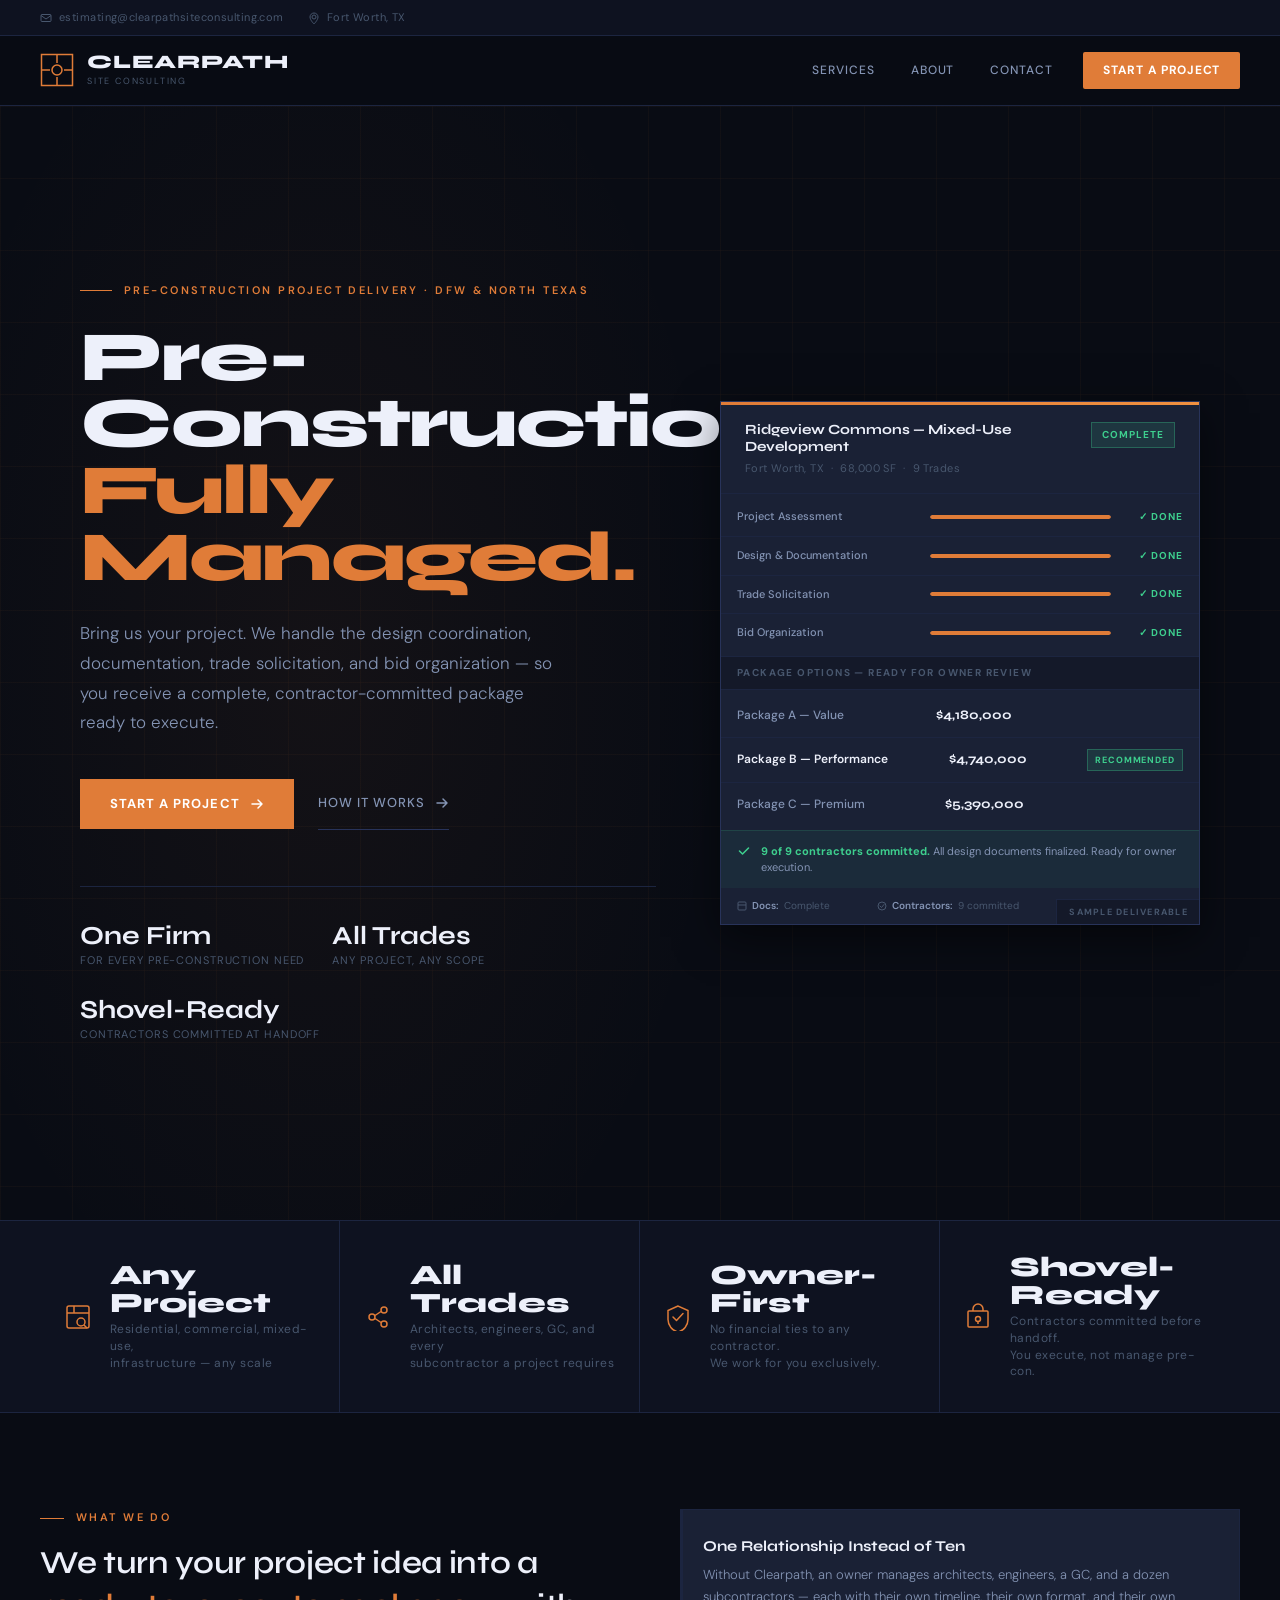
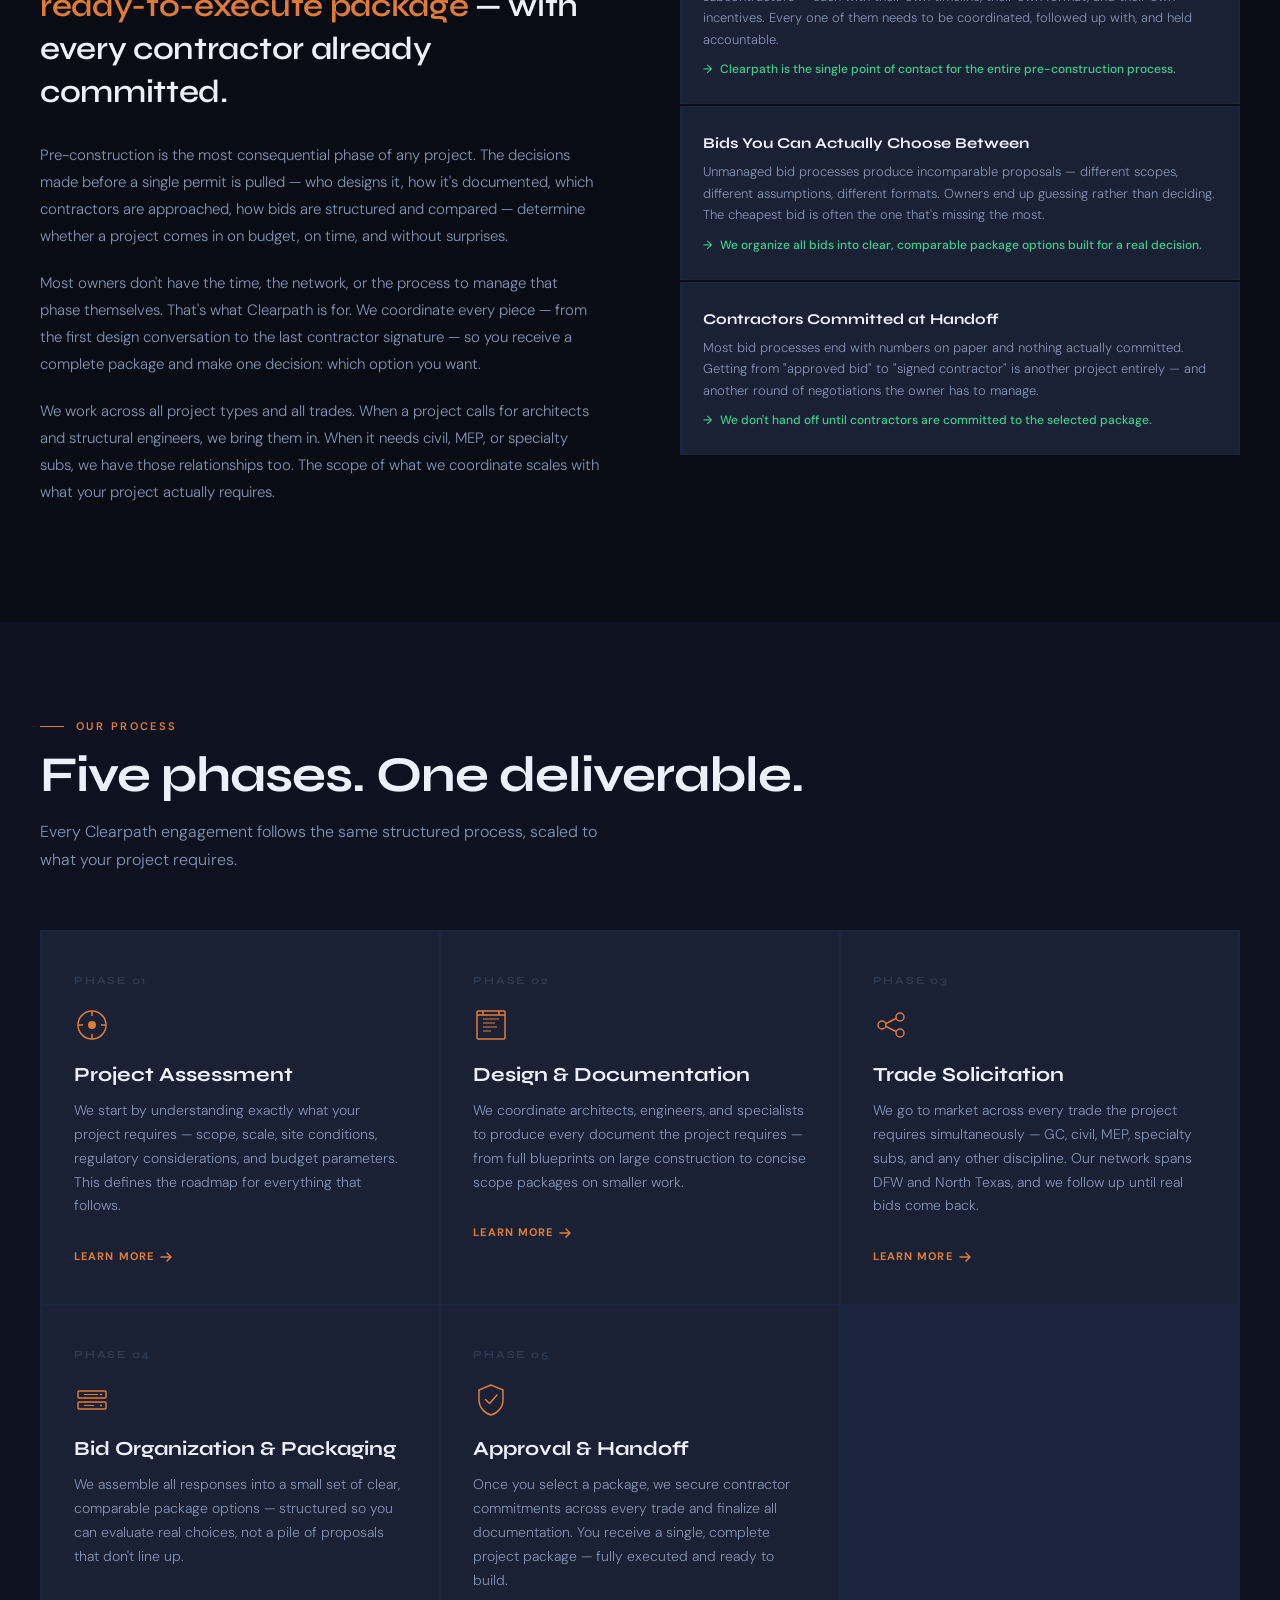
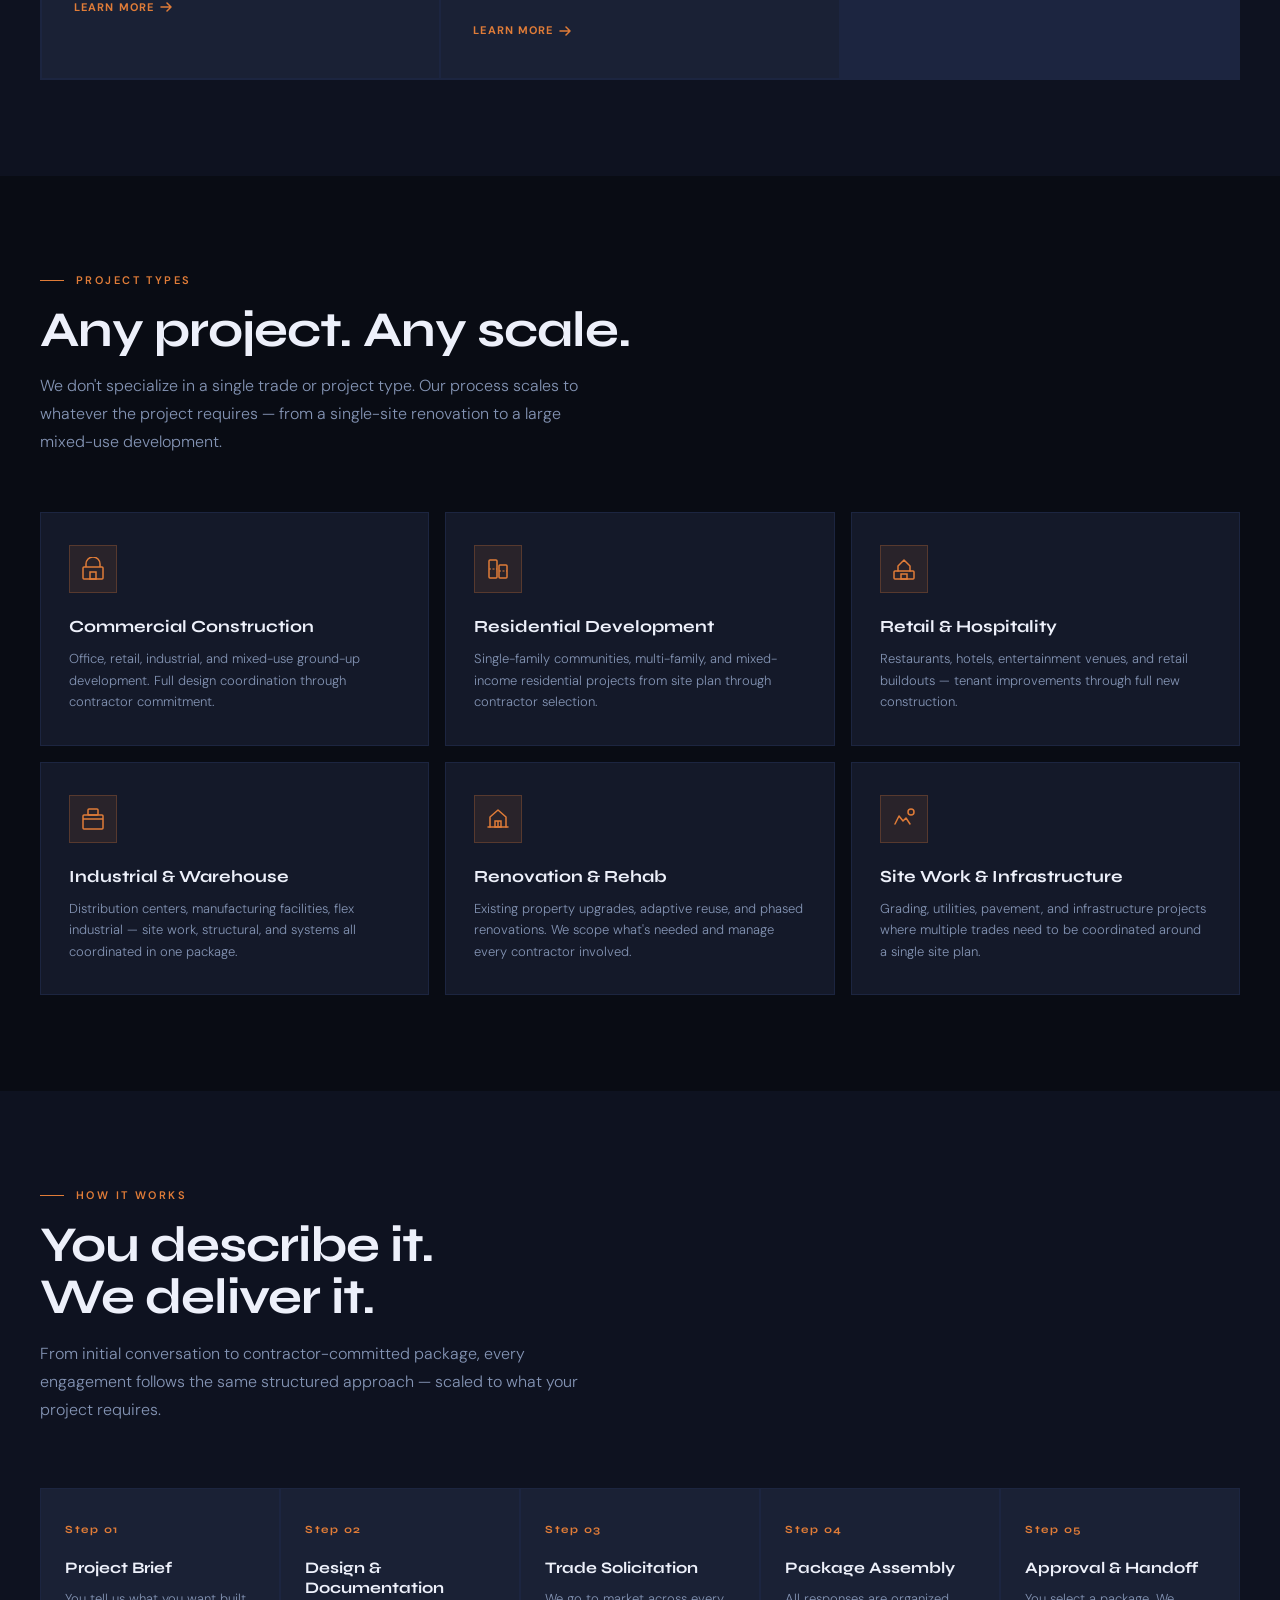
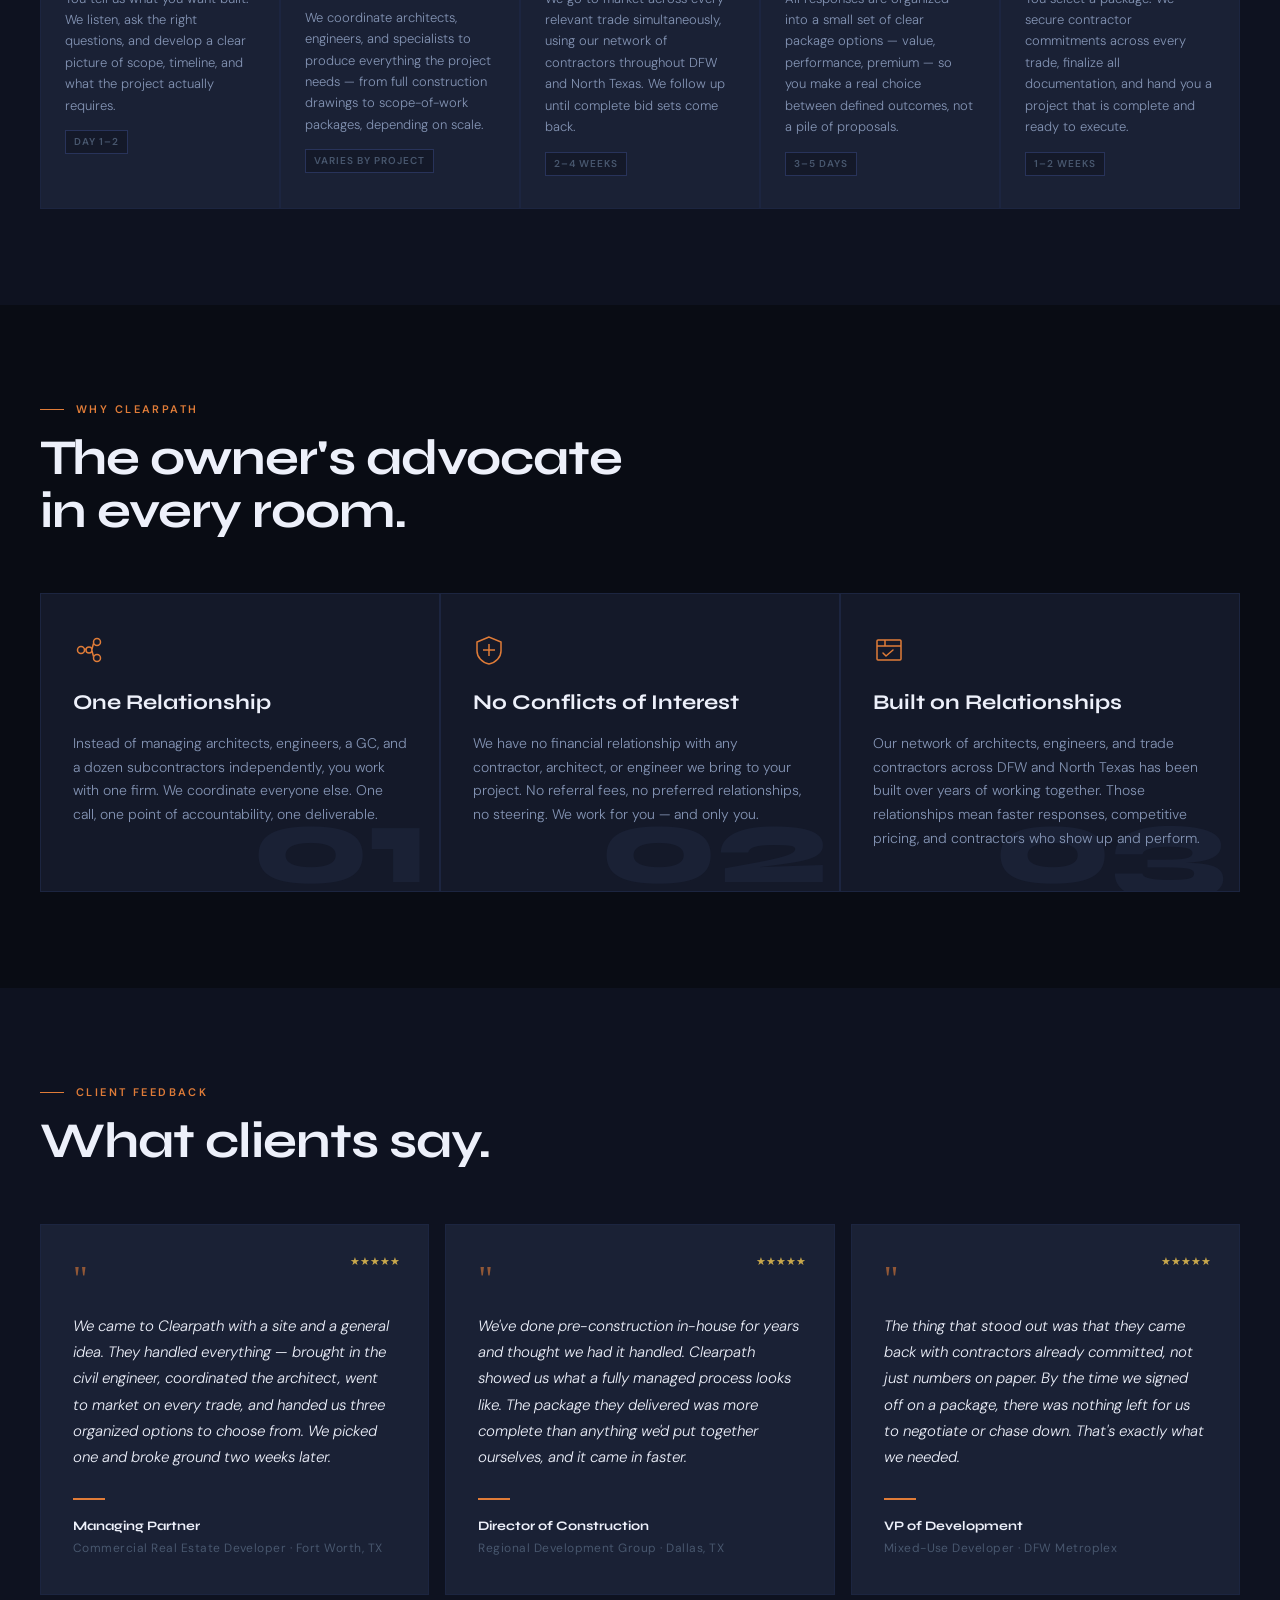
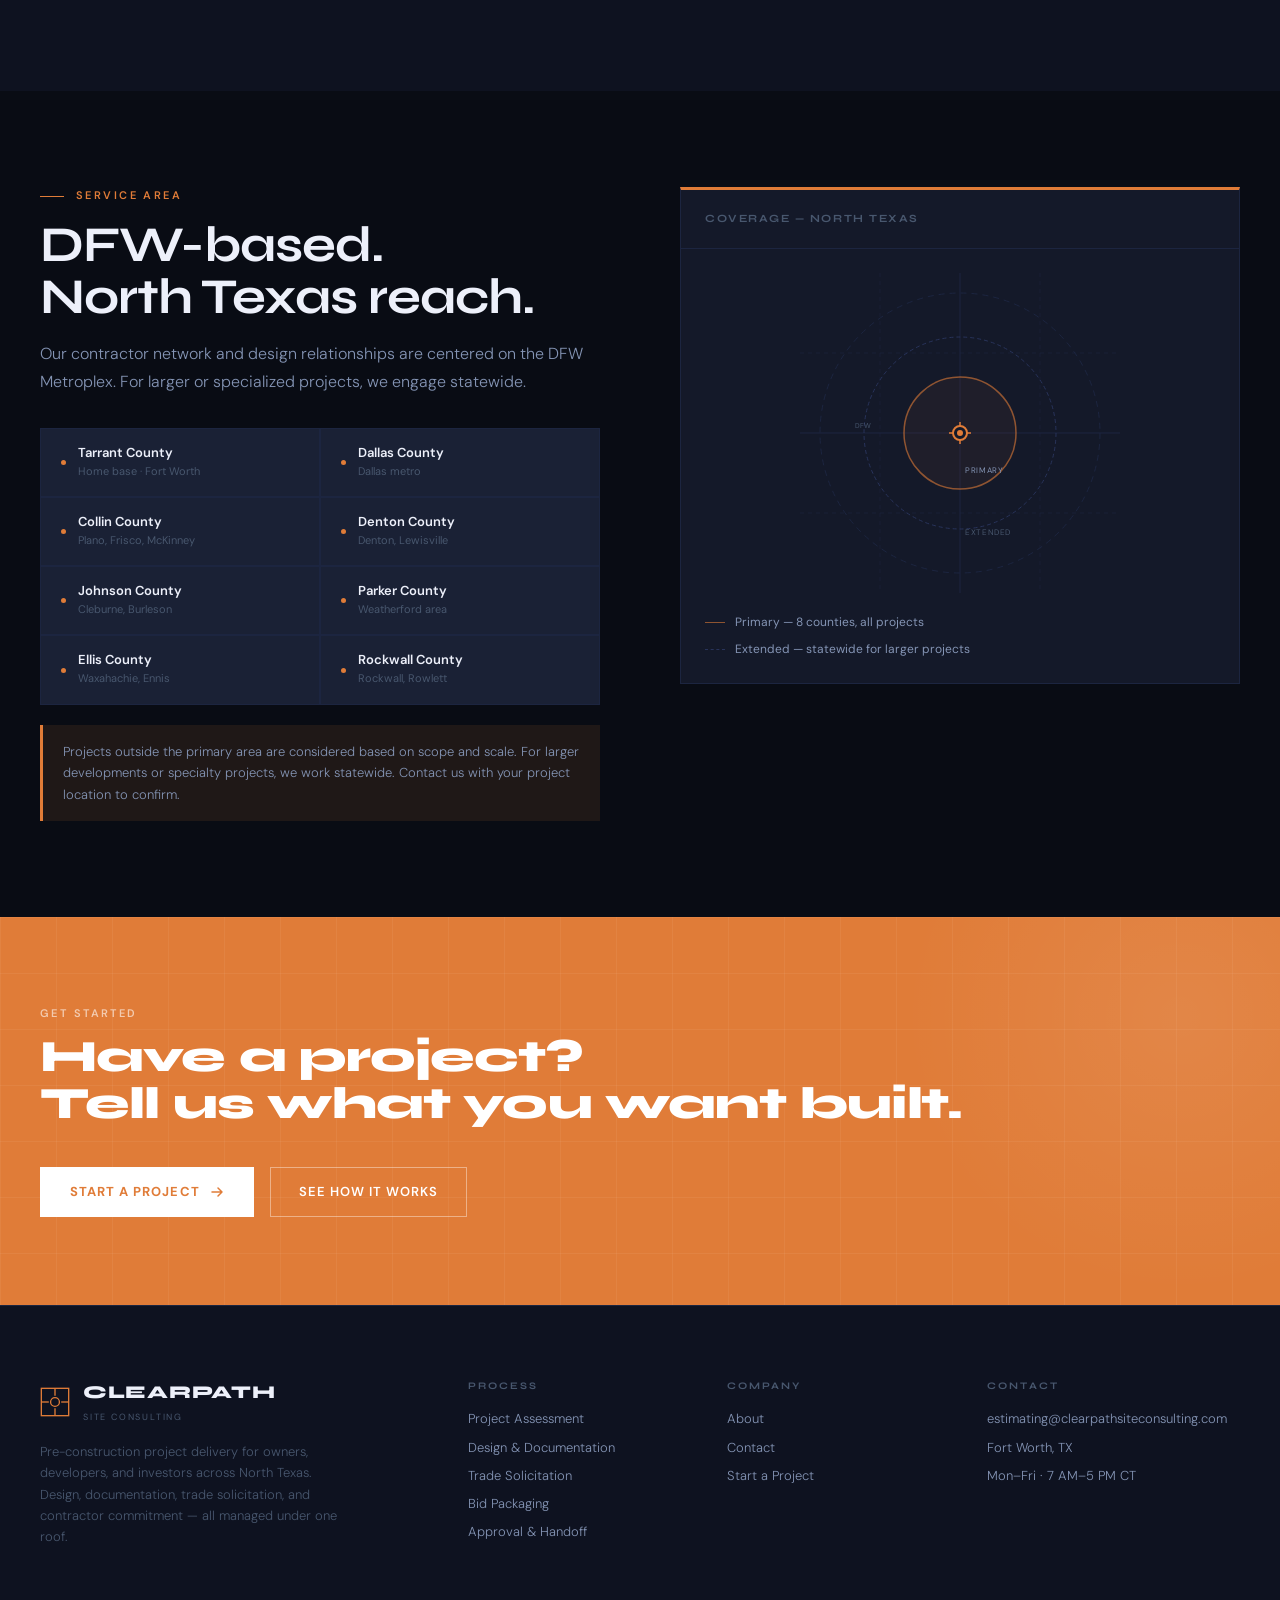
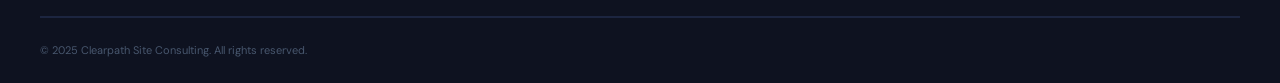
<file: index.html>
<!DOCTYPE html>
<html lang="en">
<head>
  <meta charset="UTF-8">
  <meta name="viewport" content="width=device-width, initial-scale=1.0">
  <title>Clearpath Site Consulting — Pre-Construction Project Delivery · DFW &amp; North Texas</title>
  <meta name="description" content="Clearpath manages the full pre-construction process — design coordination, documentation, trade solicitation, and bid packaging — so owners receive a ready-to-execute project with contractors already committed.">
  <meta property="og:title" content="Clearpath Site Consulting — Pre-Construction Project Delivery">
  <meta property="og:description" content="Bring us your project. We handle everything before the first shovel — design, documentation, every trade, organized package options, and contractor commitments.">
  <meta property="og:type" content="website">
  <link rel="icon" href="./favicon.svg" type="image/svg+xml">
  <link rel="preconnect" href="https://fonts.googleapis.com">
  <link rel="preconnect" href="https://fonts.gstatic.com" crossorigin>
  <link href="https://fonts.googleapis.com/css2?family=Syne:wght@400;500;600;700;800&family=DM+Sans:ital,opsz,wght@0,9..40,300;0,9..40,400;0,9..40,500;0,9..40,600;1,9..40,300&display=swap" rel="stylesheet">
  <link rel="stylesheet" href="./css/styles.css">
</head>
<body>

<!-- TOP BAR -->
<div class="topbar">
  <div class="topbar-inner">
    <div class="topbar-left">
      <a href="mailto:estimating@clearpathsiteconsulting.com" class="topbar-item">
        <svg width="12" height="12" viewBox="0 0 12 12" fill="none"><rect x="1" y="2.5" width="10" height="7" rx="1" stroke="currentColor" stroke-width="1"/><path d="M1 3.5l5 3.5 5-3.5" stroke="currentColor" stroke-width="1"/></svg>
        estimating@clearpathsiteconsulting.com
      </a>
      <span class="topbar-item">
        <svg width="12" height="12" viewBox="0 0 12 12" fill="none"><circle cx="6" cy="5" r="2" stroke="currentColor" stroke-width="1"/><path d="M6 1C3.8 1 2 2.8 2 5c0 3 4 7 4 7s4-4 4-7c0-2.2-1.8-4-4-4z" stroke="currentColor" stroke-width="1"/></svg>
        Fort Worth, TX
      </span>
    </div>
  </div>
</div>
</div>

<!-- NAV -->
<nav class="nav" id="nav">
  <div class="nav-inner">
    <a href="./" class="nav-logo">
      <svg class="nav-logo-mark" viewBox="0 0 34 34" fill="none">
        <rect x="1.5" y="1.5" width="31" height="31" stroke="#e07c38" stroke-width="1.5"/>
        <line x1="17" y1="1.5"  x2="17" y2="10"   stroke="#e07c38" stroke-width="1.5"/>
        <line x1="17" y1="24"   x2="17" y2="32.5"  stroke="#e07c38" stroke-width="1.5"/>
        <line x1="1.5" y1="17"  x2="10"  y2="17"   stroke="#e07c38" stroke-width="1.5"/>
        <line x1="24"  y1="17"  x2="32.5" y2="17"  stroke="#e07c38" stroke-width="1.5"/>
        <circle cx="17" cy="17" r="5" stroke="#e07c38" stroke-width="1.5"/>
      </svg>
      <div>
        <div class="nav-logo-name">Clearpath</div>
        <div class="nav-logo-sub">Site Consulting</div>
      </div>
    </a>
    <div class="nav-links">
      <a href="./services.html">Services</a>
      <a href="./about.html">About</a>
      <a href="./contact.html">Contact</a>
      <a href="./contact.html" class="btn-nav">Start a Project</a>
    </div>
    <button class="hamburger" id="hamburger" aria-label="Open menu" aria-expanded="false">
      <span></span><span></span><span></span>
    </button>
  </div>
</nav>
<div class="nav-drawer" id="nav-drawer">
  <a href="./services.html">Services</a>
  <a href="./about.html">About</a>
  <a href="./contact.html">Contact</a>
  <a href="./contact.html" class="cta-drawer">Start a Project →</a>
</div>

<!-- HERO -->
<section class="hero">

  <!-- Left -->
  <div class="hero-left">
    <div class="hero-eyebrow">Pre-Construction Project Delivery · DFW &amp; North Texas</div>

    <h1 class="hero-title">
      Pre-Construction,
      <em>Fully Managed.</em>
    </h1>

    <p class="hero-body">
      Bring us your project. We handle the design coordination, documentation, trade solicitation,
      and bid organization — so you receive a complete, contractor-committed package
      ready to execute.
    </p>

    <div class="hero-actions">
      <a href="./contact.html" class="btn-primary">
        Start a Project
        <svg width="14" height="14" viewBox="0 0 14 14" fill="none"><path d="M2 7h10M8 3l4 4-4 4" stroke="currentColor" stroke-width="1.5" stroke-linecap="round" stroke-linejoin="round"/></svg>
      </a>
      <a href="./services.html" class="btn-secondary">
        How It Works
        <svg class="arrow" width="14" height="14" viewBox="0 0 14 14" fill="none"><path d="M2 7h10M8 3l4 4-4 4" stroke="currentColor" stroke-width="1.5" stroke-linecap="round" stroke-linejoin="round"/></svg>
      </a>
    </div>

    <div class="hero-proof">
      <div class="hero-proof-item">
        <div class="hero-proof-val">One Firm</div>
        <div class="hero-proof-label">For every pre-construction need</div>
      </div>
      <div class="hero-proof-item">
        <div class="hero-proof-val">All Trades</div>
        <div class="hero-proof-label">Any project, any scope</div>
      </div>
      <div class="hero-proof-item">
        <div class="hero-proof-val">Shovel-Ready</div>
        <div class="hero-proof-label">Contractors committed at handoff</div>
      </div>
    </div>
  </div>

  <!-- Right: Project Status Demo Panel -->
  <div class="hero-right">
    <div class="demo-panel">
      <div class="demo-panel-header">
        <div>
          <div class="demo-panel-project">Ridgeview Commons — Mixed-Use Development</div>
          <div class="demo-panel-meta">Fort Worth, TX &nbsp;·&nbsp; 68,000 SF &nbsp;·&nbsp; 9 Trades</div>
        </div>
        <div class="demo-status-badge">Complete</div>
      </div>

      <!-- Phase progress -->
      <div style="padding: 4px 0;">
        <div class="demo-phase-row">
          <div class="demo-phase-label">Project Assessment</div>
          <div class="demo-phase-bar"><div class="demo-phase-fill" style="width:100%"></div></div>
          <div class="demo-phase-status">✓ Done</div>
        </div>
        <div class="demo-phase-row">
          <div class="demo-phase-label">Design &amp; Documentation</div>
          <div class="demo-phase-bar"><div class="demo-phase-fill" style="width:100%"></div></div>
          <div class="demo-phase-status">✓ Done</div>
        </div>
        <div class="demo-phase-row">
          <div class="demo-phase-label">Trade Solicitation</div>
          <div class="demo-phase-bar"><div class="demo-phase-fill" style="width:100%"></div></div>
          <div class="demo-phase-status">✓ Done</div>
        </div>
        <div class="demo-phase-row">
          <div class="demo-phase-label">Bid Organization</div>
          <div class="demo-phase-bar"><div class="demo-phase-fill" style="width:100%"></div></div>
          <div class="demo-phase-status">✓ Done</div>
        </div>
      </div>

      <div class="demo-divider">Package Options — Ready for Owner Review</div>

      <div style="padding: 4px 0;">
        <div class="demo-package-row">
          <div class="demo-package-name">Package A — Value</div>
          <div class="demo-package-amt">$4,180,000</div>
          <div style="width:80px"></div>
        </div>
        <div class="demo-package-row">
          <div class="demo-package-name recommended">Package B — Performance</div>
          <div class="demo-package-amt">$4,740,000</div>
          <div class="demo-recommended-tag">Recommended</div>
        </div>
        <div class="demo-package-row">
          <div class="demo-package-name">Package C — Premium</div>
          <div class="demo-package-amt">$5,390,000</div>
          <div style="width:80px"></div>
        </div>
      </div>

      <div class="demo-recommend">
        <span class="demo-recommend-icon">
          <svg width="14" height="14" viewBox="0 0 14 14" fill="none"><path d="M2.5 7l3 3 6-6" stroke="currentColor" stroke-width="1.5" stroke-linecap="round" stroke-linejoin="round"/></svg>
        </span>
        <span><strong>9 of 9 contractors committed.</strong> All design documents finalized. Ready for owner execution.</span>
      </div>

      <div class="demo-footer-row">
        <div class="demo-footer-item">
          <svg width="10" height="10" viewBox="0 0 10 10" fill="none"><rect x="1" y="1" width="8" height="8" rx="1" stroke="currentColor" stroke-width="1"/><line x1="1" y1="4" x2="9" y2="4" stroke="currentColor" stroke-width="1"/></svg>
          <strong>Docs:</strong> Complete
        </div>
        <div class="demo-footer-item">
          <svg width="10" height="10" viewBox="0 0 10 10" fill="none"><circle cx="5" cy="5" r="4" stroke="currentColor" stroke-width="1"/><path d="M3 5l1.5 1.5 2.5-3" stroke="currentColor" stroke-width="1" stroke-linecap="round"/></svg>
          <strong>Contractors:</strong> 9 committed
        </div>
        <div class="demo-footer-item">
          <svg width="10" height="10" viewBox="0 0 10 10" fill="none"><path d="M5 1l1.5 3h3l-2.5 2 1 3L5 7.5 2 9l1-3L.5 4h3z" stroke="currentColor" stroke-width="1"/></svg>
          <strong>Status:</strong> Shovel-ready
        </div>
      </div>

      <div class="demo-label">Sample deliverable</div>
    </div>
  </div>

</section>

<!-- STATS STRIP -->
<div class="stats-strip">
  <div class="stats-strip-inner">

    <div class="stat-item reveal">
      <div class="stat-icon">
        <svg width="28" height="28" viewBox="0 0 28 28" fill="none"><rect x="3" y="3" width="22" height="22" rx="2" stroke="currentColor" stroke-width="1.5"/><line x1="3" y1="10" x2="25" y2="10" stroke="currentColor" stroke-width="1.5"/><line x1="10" y1="3" x2="10" y2="10" stroke="currentColor" stroke-width="1.5"/><circle cx="17" cy="19" r="4" stroke="currentColor" stroke-width="1.5"/><line x1="20" y1="22" x2="23" y2="25" stroke="currentColor" stroke-width="1.5"/></svg>
      </div>
      <div class="stat-content">
        <div class="stat-val">Any Project</div>
        <div class="stat-desc">Residential, commercial, mixed-use,<br>infrastructure — any scale</div>
      </div>
    </div>

    <div class="stat-item reveal reveal-delay-1">
      <div class="stat-icon">
        <svg width="28" height="28" viewBox="0 0 28 28" fill="none"><circle cx="8" cy="14" r="3" stroke="currentColor" stroke-width="1.5"/><circle cx="20" cy="7" r="3" stroke="currentColor" stroke-width="1.5"/><circle cx="20" cy="21" r="3" stroke="currentColor" stroke-width="1.5"/><line x1="11" y1="12.5" x2="17" y2="8.5" stroke="currentColor" stroke-width="1.5"/><line x1="11" y1="15.5" x2="17" y2="19.5" stroke="currentColor" stroke-width="1.5"/></svg>
      </div>
      <div class="stat-content">
        <div class="stat-val">All Trades</div>
        <div class="stat-desc">Architects, engineers, GC, and every<br>subcontractor a project requires</div>
      </div>
    </div>

    <div class="stat-item reveal reveal-delay-2">
      <div class="stat-icon">
        <svg width="28" height="28" viewBox="0 0 28 28" fill="none"><path d="M14 3L4 7.5v9c0 5.8 4.3 11.2 10 12.5 5.7-1.3 10-6.7 10-12.5v-9L14 3z" stroke="currentColor" stroke-width="1.5"/><path d="M9 14l3.5 3.5 6.5-7" stroke="currentColor" stroke-width="1.5" stroke-linecap="round" stroke-linejoin="round"/></svg>
      </div>
      <div class="stat-content">
        <div class="stat-val">Owner-First</div>
        <div class="stat-desc">No financial ties to any contractor.<br>We work for you exclusively.</div>
      </div>
    </div>

    <div class="stat-item reveal reveal-delay-3">
      <div class="stat-icon">
        <svg width="28" height="28" viewBox="0 0 28 28" fill="none"><rect x="4" y="8" width="20" height="16" rx="1" stroke="currentColor" stroke-width="1.5"/><path d="M9 8V6a5 5 0 0110 0v2" stroke="currentColor" stroke-width="1.5"/><circle cx="14" cy="16" r="2.5" stroke="currentColor" stroke-width="1.5"/><line x1="14" y1="18.5" x2="14" y2="21" stroke="currentColor" stroke-width="1.5"/></svg>
      </div>
      <div class="stat-content">
        <div class="stat-val">Shovel-Ready</div>
        <div class="stat-desc">Contractors committed before handoff.<br>You execute, not manage pre-con.</div>
      </div>
    </div>

  </div>
</div>

<!-- WHAT WE DO -->
<section class="problem-section">
  <div class="section-inner">
    <div class="problem-layout">

      <div>
        <div class="eyebrow reveal">What We Do</div>
        <p class="problem-statement reveal reveal-delay-1">
          We turn your project idea into a <em>ready-to-execute package</em> — with every contractor already committed.
        </p>
        <p class="problem-body reveal reveal-delay-2">
          Pre-construction is the most consequential phase of any project. The decisions made
          before a single permit is pulled — who designs it, how it's documented, which
          contractors are approached, how bids are structured and compared — determine
          whether a project comes in on budget, on time, and without surprises.
        </p>
        <p class="problem-body reveal reveal-delay-2">
          Most owners don't have the time, the network, or the process to manage that phase
          themselves. That's what Clearpath is for. We coordinate every piece —
          from the first design conversation to the last contractor signature — so you
          receive a complete package and make one decision: which option you want.
        </p>
        <p class="problem-body reveal reveal-delay-3">
          We work across all project types and all trades. When a project calls for
          architects and structural engineers, we bring them in. When it needs civil,
          MEP, or specialty subs, we have those relationships too. The scope of what
          we coordinate scales with what your project actually requires.
        </p>
      </div>

      <div class="problem-cards reveal reveal-delay-1">
        <div class="problem-card">
          <div class="problem-card-title">One Relationship Instead of Ten</div>
          <div class="problem-card-body">
            Without Clearpath, an owner manages architects, engineers, a GC, and a dozen
            subcontractors — each with their own timeline, their own format, and their
            own incentives. Every one of them needs to be coordinated, followed up with,
            and held accountable.
          </div>
          <div class="problem-fix">Clearpath is the single point of contact for the entire pre-construction process.</div>
        </div>
        <div class="problem-card">
          <div class="problem-card-title">Bids You Can Actually Choose Between</div>
          <div class="problem-card-body">
            Unmanaged bid processes produce incomparable proposals — different scopes,
            different assumptions, different formats. Owners end up guessing rather than
            deciding. The cheapest bid is often the one that's missing the most.
          </div>
          <div class="problem-fix">We organize all bids into clear, comparable package options built for a real decision.</div>
        </div>
        <div class="problem-card">
          <div class="problem-card-title">Contractors Committed at Handoff</div>
          <div class="problem-card-body">
            Most bid processes end with numbers on paper and nothing actually committed.
            Getting from "approved bid" to "signed contractor" is another project
            entirely — and another round of negotiations the owner has to manage.
          </div>
          <div class="problem-fix">We don't hand off until contractors are committed to the selected package.</div>
        </div>
      </div>

    </div>
  </div>
</section>

<!-- SERVICES OVERVIEW -->
<section class="services-section">
  <div class="section-inner">
    <div class="section-header">
      <div class="eyebrow reveal">Our Process</div>
      <h2 class="section-title reveal reveal-delay-1">Five phases. One deliverable.</h2>
      <p class="section-body reveal reveal-delay-2">
        Every Clearpath engagement follows the same structured process, scaled to what your project requires.
      </p>
    </div>

    <div class="services-grid">

      <div class="service-card reveal">
        <div class="service-num">Phase 01</div>
        <div class="service-icon">
          <svg width="36" height="36" viewBox="0 0 36 36" fill="none">
            <circle cx="18" cy="18" r="14" stroke="currentColor" stroke-width="1.5"/>
            <line x1="18" y1="4"  x2="18" y2="9"  stroke="currentColor" stroke-width="1.5"/>
            <line x1="18" y1="27" x2="18" y2="32" stroke="currentColor" stroke-width="1.5"/>
            <line x1="4"  y1="18" x2="9"  y2="18" stroke="currentColor" stroke-width="1.5"/>
            <line x1="27" y1="18" x2="32" y2="18" stroke="currentColor" stroke-width="1.5"/>
            <circle cx="18" cy="18" r="4" fill="currentColor"/>
          </svg>
        </div>
        <div class="service-title">Project Assessment</div>
        <div class="service-body">
          We start by understanding exactly what your project requires — scope, scale, site conditions,
          regulatory considerations, and budget parameters. This defines the roadmap for everything that follows.
        </div>
        <a href="./services.html#assessment" class="service-link">
          Learn more
          <svg width="12" height="12" viewBox="0 0 12 12" fill="none"><path d="M1 6h10M7 2l4 4-4 4" stroke="currentColor" stroke-width="1.5" stroke-linecap="round" stroke-linejoin="round"/></svg>
        </a>
      </div>

      <div class="service-card reveal reveal-delay-1">
        <div class="service-num">Phase 02</div>
        <div class="service-icon">
          <svg width="36" height="36" viewBox="0 0 36 36" fill="none">
            <rect x="4" y="4" width="28" height="28" rx="1" stroke="currentColor" stroke-width="1.5"/>
            <line x1="10" y1="12" x2="26" y2="12" stroke="currentColor" stroke-width="1"/>
            <line x1="10" y1="16" x2="22" y2="16" stroke="currentColor" stroke-width="1"/>
            <line x1="10" y1="20" x2="24" y2="20" stroke="currentColor" stroke-width="1"/>
            <line x1="10" y1="24" x2="18" y2="24" stroke="currentColor" stroke-width="1"/>
            <line x1="4" y1="8" x2="32" y2="8" stroke="currentColor" stroke-width="1.5"/>
            <line x1="10" y1="4" x2="10" y2="8" stroke="currentColor" stroke-width="1.5"/>
            <line x1="26" y1="4" x2="26" y2="8" stroke="currentColor" stroke-width="1.5"/>
          </svg>
        </div>
        <div class="service-title">Design &amp; Documentation</div>
        <div class="service-body">
          We coordinate architects, engineers, and specialists to produce every document the project requires —
          from full blueprints on large construction to concise scope packages on smaller work.
        </div>
        <a href="./services.html#design" class="service-link">
          Learn more
          <svg width="12" height="12" viewBox="0 0 12 12" fill="none"><path d="M1 6h10M7 2l4 4-4 4" stroke="currentColor" stroke-width="1.5" stroke-linecap="round" stroke-linejoin="round"/></svg>
        </a>
      </div>

      <div class="service-card reveal reveal-delay-2">
        <div class="service-num">Phase 03</div>
        <div class="service-icon">
          <svg width="36" height="36" viewBox="0 0 36 36" fill="none">
            <circle cx="9"  cy="18" r="4" stroke="currentColor" stroke-width="1.5"/>
            <circle cx="27" cy="10" r="4" stroke="currentColor" stroke-width="1.5"/>
            <circle cx="27" cy="26" r="4" stroke="currentColor" stroke-width="1.5"/>
            <line x1="13" y1="16.5" x2="23" y2="11.5" stroke="currentColor" stroke-width="1.5"/>
            <line x1="13" y1="19.5" x2="23" y2="24.5" stroke="currentColor" stroke-width="1.5"/>
          </svg>
        </div>
        <div class="service-title">Trade Solicitation</div>
        <div class="service-body">
          We go to market across every trade the project requires simultaneously — GC, civil, MEP,
          specialty subs, and any other discipline. Our network spans DFW and North Texas,
          and we follow up until real bids come back.
        </div>
        <a href="./services.html#solicitation" class="service-link">
          Learn more
          <svg width="12" height="12" viewBox="0 0 12 12" fill="none"><path d="M1 6h10M7 2l4 4-4 4" stroke="currentColor" stroke-width="1.5" stroke-linecap="round" stroke-linejoin="round"/></svg>
        </a>
      </div>

      <div class="service-card reveal reveal-delay-1">
        <div class="service-num">Phase 04</div>
        <div class="service-icon">
          <svg width="36" height="36" viewBox="0 0 36 36" fill="none">
            <rect x="4"  y="10" width="28" height="7" rx="1" stroke="currentColor" stroke-width="1.5"/>
            <rect x="4"  y="21" width="28" height="7" rx="1" stroke="currentColor" stroke-width="1.5"/>
            <line x1="10" y1="13.5" x2="24" y2="13.5" stroke="currentColor" stroke-width="1"/>
            <line x1="10" y1="24.5" x2="20" y2="24.5" stroke="currentColor" stroke-width="1"/>
            <line x1="26" y1="13.5" x2="28" y2="13.5" stroke="currentColor" stroke-width="1.5"/>
            <line x1="26" y1="24.5" x2="28" y2="24.5" stroke="currentColor" stroke-width="1.5"/>
          </svg>
        </div>
        <div class="service-title">Bid Organization &amp; Packaging</div>
        <div class="service-body">
          We assemble all responses into a small set of clear, comparable package options —
          structured so you can evaluate real choices, not a pile of proposals
          that don't line up.
        </div>
        <a href="./services.html#packaging" class="service-link">
          Learn more
          <svg width="12" height="12" viewBox="0 0 12 12" fill="none"><path d="M1 6h10M7 2l4 4-4 4" stroke="currentColor" stroke-width="1.5" stroke-linecap="round" stroke-linejoin="round"/></svg>
        </a>
      </div>

      <div class="service-card reveal reveal-delay-2">
        <div class="service-num">Phase 05</div>
        <div class="service-icon">
          <svg width="36" height="36" viewBox="0 0 36 36" fill="none">
            <path d="M18 4L6 9v10c0 7 5.4 13.3 12 15 6.6-1.7 12-8 12-15V9L18 4z" stroke="currentColor" stroke-width="1.5"/>
            <path d="M12.5 18.5l4 4 7.5-8.5" stroke="currentColor" stroke-width="1.5" stroke-linecap="round" stroke-linejoin="round"/>
          </svg>
        </div>
        <div class="service-title">Approval &amp; Handoff</div>
        <div class="service-body">
          Once you select a package, we secure contractor commitments across every trade
          and finalize all documentation. You receive a single, complete project package —
          fully executed and ready to build.
        </div>
        <a href="./services.html#handoff" class="service-link">
          Learn more
          <svg width="12" height="12" viewBox="0 0 12 12" fill="none"><path d="M1 6h10M7 2l4 4-4 4" stroke="currentColor" stroke-width="1.5" stroke-linecap="round" stroke-linejoin="round"/></svg>
        </a>
      </div>

    </div>
  </div>
</section>

<!-- PROJECT TYPES -->
<section class="project-types-section">
  <div class="section-inner">
    <div class="section-header">
      <div class="eyebrow reveal">Project Types</div>
      <h2 class="section-title reveal reveal-delay-1">Any project. Any scale.</h2>
      <p class="section-body reveal reveal-delay-2">
        We don't specialize in a single trade or project type. Our process scales to
        whatever the project requires — from a single-site renovation to a large
        mixed-use development.
      </p>
    </div>

    <div class="project-types-grid">

      <div class="project-type-card reveal">
        <div class="pt-icon">
          <svg width="24" height="24" viewBox="0 0 24 24" fill="none">
            <rect x="2" y="10" width="20" height="12" rx="1" stroke="currentColor" stroke-width="1.5"/>
            <path d="M5 10V7a7 7 0 0114 0v3" stroke="currentColor" stroke-width="1.5"/>
            <rect x="9" y="15" width="6" height="7" stroke="currentColor" stroke-width="1.5"/>
          </svg>
        </div>
        <div class="pt-title">Commercial Construction</div>
        <div class="pt-body">Office, retail, industrial, and mixed-use ground-up development. Full design coordination through contractor commitment.</div>
      </div>

      <div class="project-type-card reveal reveal-delay-1">
        <div class="pt-icon">
          <svg width="24" height="24" viewBox="0 0 24 24" fill="none">
            <rect x="3" y="3" width="8" height="18" rx="1" stroke="currentColor" stroke-width="1.5"/>
            <rect x="13" y="8" width="8" height="13" rx="1" stroke="currentColor" stroke-width="1.5"/>
            <line x1="3" y1="12" x2="11" y2="12" stroke="currentColor" stroke-width="1" stroke-dasharray="2 1.5"/>
            <line x1="13" y1="14" x2="21" y2="14" stroke="currentColor" stroke-width="1" stroke-dasharray="2 1.5"/>
          </svg>
        </div>
        <div class="pt-title">Residential Development</div>
        <div class="pt-body">Single-family communities, multi-family, and mixed-income residential projects from site plan through contractor selection.</div>
      </div>

      <div class="project-type-card reveal reveal-delay-2">
        <div class="pt-icon">
          <svg width="24" height="24" viewBox="0 0 24 24" fill="none">
            <rect x="2" y="14" width="20" height="8" rx="1" stroke="currentColor" stroke-width="1.5"/>
            <path d="M6 14V9l6-6 6 6v5" stroke="currentColor" stroke-width="1.5" stroke-linecap="round" stroke-linejoin="round"/>
            <rect x="9" y="17" width="6" height="5" stroke="currentColor" stroke-width="1.5"/>
          </svg>
        </div>
        <div class="pt-title">Retail &amp; Hospitality</div>
        <div class="pt-body">Restaurants, hotels, entertainment venues, and retail buildouts — tenant improvements through full new construction.</div>
      </div>

      <div class="project-type-card reveal reveal-delay-1">
        <div class="pt-icon">
          <svg width="24" height="24" viewBox="0 0 24 24" fill="none">
            <rect x="2" y="8" width="20" height="14" rx="1" stroke="currentColor" stroke-width="1.5"/>
            <line x1="2"  y1="12" x2="22" y2="12" stroke="currentColor" stroke-width="1.5"/>
            <rect x="7" y="2" width="10" height="6" rx="1" stroke="currentColor" stroke-width="1.5"/>
          </svg>
        </div>
        <div class="pt-title">Industrial &amp; Warehouse</div>
        <div class="pt-body">Distribution centers, manufacturing facilities, flex industrial — site work, structural, and systems all coordinated in one package.</div>
      </div>

      <div class="project-type-card reveal reveal-delay-2">
        <div class="pt-icon">
          <svg width="24" height="24" viewBox="0 0 24 24" fill="none">
            <path d="M2 20h20" stroke="currentColor" stroke-width="1.5" stroke-linecap="round"/>
            <path d="M4 20V10l8-7 8 7v10" stroke="currentColor" stroke-width="1.5" stroke-linecap="round" stroke-linejoin="round"/>
            <rect x="9" y="14" width="6" height="6" stroke="currentColor" stroke-width="1.5"/>
            <line x1="12" y1="14" x2="12" y2="20" stroke="currentColor" stroke-width="1.5"/>
          </svg>
        </div>
        <div class="pt-title">Renovation &amp; Rehab</div>
        <div class="pt-body">Existing property upgrades, adaptive reuse, and phased renovations. We scope what's needed and manage every contractor involved.</div>
      </div>

      <div class="project-type-card reveal reveal-delay-3">
        <div class="pt-icon">
          <svg width="24" height="24" viewBox="0 0 24 24" fill="none">
            <path d="M3 17l4-8 4 5 3-3 4 6" stroke="currentColor" stroke-width="1.5" stroke-linecap="round" stroke-linejoin="round"/>
            <circle cx="19" cy="5" r="3" stroke="currentColor" stroke-width="1.5"/>
          </svg>
        </div>
        <div class="pt-title">Site Work &amp; Infrastructure</div>
        <div class="pt-body">Grading, utilities, pavement, and infrastructure projects where multiple trades need to be coordinated around a single site plan.</div>
      </div>

    </div>
  </div>
</section>

<!-- PROCESS TIMELINE -->
<section class="process-section">
  <div class="section-inner">
    <div class="section-header">
      <div class="eyebrow reveal">How It Works</div>
      <h2 class="section-title reveal reveal-delay-1">You describe it.<br>We deliver it.</h2>
      <p class="section-body reveal reveal-delay-2">
        From initial conversation to contractor-committed package, every engagement
        follows the same structured approach — scaled to what your project requires.
      </p>
    </div>

    <div class="process-steps">

      <div class="process-step reveal">
        <div class="step-num">Step 01</div>
        <div class="step-title">Project Brief</div>
        <div class="step-body">You tell us what you want built. We listen, ask the right questions, and develop a clear picture of scope, timeline, and what the project actually requires.</div>
        <div class="step-timing">Day 1–2</div>
      </div>

      <div class="process-step reveal reveal-delay-1">
        <div class="step-num">Step 02</div>
        <div class="step-title">Design &amp; Documentation</div>
        <div class="step-body">We coordinate architects, engineers, and specialists to produce everything the project needs — from full construction drawings to scope-of-work packages, depending on scale.</div>
        <div class="step-timing">Varies by project</div>
      </div>

      <div class="process-step reveal reveal-delay-2">
        <div class="step-num">Step 03</div>
        <div class="step-title">Trade Solicitation</div>
        <div class="step-body">We go to market across every relevant trade simultaneously, using our network of contractors throughout DFW and North Texas. We follow up until complete bid sets come back.</div>
        <div class="step-timing">2–4 weeks</div>
      </div>

      <div class="process-step reveal reveal-delay-3">
        <div class="step-num">Step 04</div>
        <div class="step-title">Package Assembly</div>
        <div class="step-body">All responses are organized into a small set of clear package options — value, performance, premium — so you make a real choice between defined outcomes, not a pile of proposals.</div>
        <div class="step-timing">3–5 days</div>
      </div>

      <div class="process-step reveal reveal-delay-4">
        <div class="step-num">Step 05</div>
        <div class="step-title">Approval &amp; Handoff</div>
        <div class="step-body">You select a package. We secure contractor commitments across every trade, finalize all documentation, and hand you a project that is complete and ready to execute.</div>
        <div class="step-timing">1–2 weeks</div>
      </div>

    </div>
  </div>
</section>

<!-- WHY CLEARPATH -->
<section class="why-section">
  <div class="section-inner">
    <div class="section-header">
      <div class="eyebrow reveal">Why Clearpath</div>
      <h2 class="section-title reveal reveal-delay-1">The owner's advocate<br>in every room.</h2>
    </div>

    <div class="why-grid">

      <div class="why-card reveal">
        <div class="why-bg-num">01</div>
        <div class="why-icon">
          <svg width="32" height="32" viewBox="0 0 32 32" fill="none">
            <circle cx="8"  cy="16" r="3.5" stroke="currentColor" stroke-width="1.5"/>
            <circle cx="24" cy="8"  r="3.5" stroke="currentColor" stroke-width="1.5"/>
            <circle cx="24" cy="24" r="3.5" stroke="currentColor" stroke-width="1.5"/>
            <circle cx="16" cy="16" r="3"   stroke="currentColor" stroke-width="1.5"/>
            <line x1="11" y1="15" x2="13" y2="15.5" stroke="currentColor" stroke-width="1.5"/>
            <line x1="19" y1="15" x2="20.5" y2="9.5" stroke="currentColor" stroke-width="1.5"/>
            <line x1="19" y1="17" x2="20.5" y2="22.5" stroke="currentColor" stroke-width="1.5"/>
          </svg>
        </div>
        <div class="why-title">One Relationship</div>
        <div class="why-body">
          Instead of managing architects, engineers, a GC, and a dozen subcontractors
          independently, you work with one firm. We coordinate everyone else.
          One call, one point of accountability, one deliverable.
        </div>
      </div>

      <div class="why-card reveal reveal-delay-1">
        <div class="why-bg-num">02</div>
        <div class="why-icon">
          <svg width="32" height="32" viewBox="0 0 32 32" fill="none">
            <path d="M16 3L4 8v9c0 6.1 5.1 11.8 12 13 6.9-1.2 12-6.9 12-13V8L16 3z" stroke="currentColor" stroke-width="1.5"/>
            <line x1="16" y1="10" x2="16" y2="22" stroke="currentColor" stroke-width="1.5"/>
            <line x1="10" y1="16" x2="22" y2="16" stroke="currentColor" stroke-width="1.5"/>
          </svg>
        </div>
        <div class="why-title">No Conflicts of Interest</div>
        <div class="why-body">
          We have no financial relationship with any contractor, architect, or engineer
          we bring to your project. No referral fees, no preferred relationships,
          no steering. We work for you — and only you.
        </div>
      </div>

      <div class="why-card reveal reveal-delay-2">
        <div class="why-bg-num">03</div>
        <div class="why-icon">
          <svg width="32" height="32" viewBox="0 0 32 32" fill="none">
            <rect x="4" y="6" width="24" height="20" rx="1" stroke="currentColor" stroke-width="1.5"/>
            <line x1="4" y1="12" x2="28" y2="12" stroke="currentColor" stroke-width="1.5"/>
            <line x1="12" y1="6" x2="12" y2="12" stroke="currentColor" stroke-width="1.5"/>
            <path d="M10 19l3 3 7-6" stroke="currentColor" stroke-width="1.5" stroke-linecap="round" stroke-linejoin="round"/>
          </svg>
        </div>
        <div class="why-title">Built on Relationships</div>
        <div class="why-body">
          Our network of architects, engineers, and trade contractors across DFW and
          North Texas has been built over years of working together. Those relationships
          mean faster responses, competitive pricing, and contractors who show up and perform.
        </div>
      </div>

    </div>
  </div>
</section>

<!-- TESTIMONIALS -->
<section class="testimonials-section">
  <div class="section-inner">
    <div class="section-header">
      <div class="eyebrow reveal">Client Feedback</div>
      <h2 class="section-title reveal reveal-delay-1">What clients say.</h2>
    </div>

    <div class="testimonials-grid">

      <div class="testimonial-card reveal">
        <div class="testimonial-stars">★★★★★</div>
        <div class="testimonial-quote">"</div>
        <div class="testimonial-body">
          We came to Clearpath with a site and a general idea. They handled everything —
          brought in the civil engineer, coordinated the architect, went to market on
          every trade, and handed us three organized options to choose from.
          We picked one and broke ground two weeks later.
        </div>
        <div class="testimonial-divider"></div>
        <div class="testimonial-author">Managing Partner</div>
        <div class="testimonial-role">Commercial Real Estate Developer · Fort Worth, TX</div>
      </div>

      <div class="testimonial-card reveal reveal-delay-1">
        <div class="testimonial-stars">★★★★★</div>
        <div class="testimonial-quote">"</div>
        <div class="testimonial-body">
          We've done pre-construction in-house for years and thought we had it handled.
          Clearpath showed us what a fully managed process looks like. The package
          they delivered was more complete than anything we'd put together ourselves,
          and it came in faster.
        </div>
        <div class="testimonial-divider"></div>
        <div class="testimonial-author">Director of Construction</div>
        <div class="testimonial-role">Regional Development Group · Dallas, TX</div>
      </div>

      <div class="testimonial-card reveal reveal-delay-2">
        <div class="testimonial-stars">★★★★★</div>
        <div class="testimonial-quote">"</div>
        <div class="testimonial-body">
          The thing that stood out was that they came back with contractors already
          committed, not just numbers on paper. By the time we signed off on a package,
          there was nothing left for us to negotiate or chase down. That's exactly
          what we needed.
        </div>
        <div class="testimonial-divider"></div>
        <div class="testimonial-author">VP of Development</div>
        <div class="testimonial-role">Mixed-Use Developer · DFW Metroplex</div>
      </div>

    </div>
  </div>
</section>

<!-- SERVICE AREA -->
<section class="area-section">
  <div class="section-inner">
    <div class="area-layout">

      <div>
        <div class="eyebrow reveal">Service Area</div>
        <h2 class="section-title reveal reveal-delay-1">DFW-based.<br>North Texas reach.</h2>
        <p class="section-body reveal reveal-delay-2">
          Our contractor network and design relationships are centered on the DFW Metroplex.
          For larger or specialized projects, we engage statewide.
        </p>

        <div class="county-grid reveal reveal-delay-2">
          <div class="county-cell">
            <div class="county-dot"></div>
            <div>
              <div class="county-name">Tarrant County</div>
              <div class="county-sub">Home base · Fort Worth</div>
            </div>
          </div>
          <div class="county-cell">
            <div class="county-dot"></div>
            <div>
              <div class="county-name">Dallas County</div>
              <div class="county-sub">Dallas metro</div>
            </div>
          </div>
          <div class="county-cell">
            <div class="county-dot"></div>
            <div>
              <div class="county-name">Collin County</div>
              <div class="county-sub">Plano, Frisco, McKinney</div>
            </div>
          </div>
          <div class="county-cell">
            <div class="county-dot"></div>
            <div>
              <div class="county-name">Denton County</div>
              <div class="county-sub">Denton, Lewisville</div>
            </div>
          </div>
          <div class="county-cell">
            <div class="county-dot"></div>
            <div>
              <div class="county-name">Johnson County</div>
              <div class="county-sub">Cleburne, Burleson</div>
            </div>
          </div>
          <div class="county-cell">
            <div class="county-dot"></div>
            <div>
              <div class="county-name">Parker County</div>
              <div class="county-sub">Weatherford area</div>
            </div>
          </div>
          <div class="county-cell">
            <div class="county-dot"></div>
            <div>
              <div class="county-name">Ellis County</div>
              <div class="county-sub">Waxahachie, Ennis</div>
            </div>
          </div>
          <div class="county-cell">
            <div class="county-dot"></div>
            <div>
              <div class="county-name">Rockwall County</div>
              <div class="county-sub">Rockwall, Rowlett</div>
            </div>
          </div>
        </div>

        <div class="area-note reveal reveal-delay-3">
          Projects outside the primary area are considered based on scope and scale.
          For larger developments or specialty projects, we work statewide.
          Contact us with your project location to confirm.
        </div>
      </div>

      <div>
        <div class="area-panel reveal">
          <div class="area-panel-title">Coverage — North Texas</div>
          <div class="area-panel-body">
            <svg viewBox="0 0 320 320" fill="none" xmlns="http://www.w3.org/2000/svg" style="width:100%;max-width:320px;display:block;margin:0 auto;">
              <line x1="0" y1="160" x2="320" y2="160" stroke="#1c2540" stroke-width="1"/>
              <line x1="160" y1="0" x2="160" y2="320" stroke="#1c2540" stroke-width="1"/>
              <line x1="0" y1="80"  x2="320" y2="80"  stroke="#1c2540" stroke-width="0.5" stroke-dasharray="4 4"/>
              <line x1="0" y1="240" x2="320" y2="240" stroke="#1c2540" stroke-width="0.5" stroke-dasharray="4 4"/>
              <line x1="80"  y1="0" x2="80"  y2="320" stroke="#1c2540" stroke-width="0.5" stroke-dasharray="4 4"/>
              <line x1="240" y1="0" x2="240" y2="320" stroke="#1c2540" stroke-width="0.5" stroke-dasharray="4 4"/>
              <circle cx="160" cy="160" r="140" stroke="#1c2540" stroke-width="1" stroke-dasharray="6 5"/>
              <circle cx="160" cy="160" r="96"  stroke="#28335a" stroke-width="1" stroke-dasharray="4 3"/>
              <circle cx="160" cy="160" r="56"  fill="rgba(224,124,56,0.05)"/>
              <circle cx="160" cy="160" r="56"  stroke="#e07c38" stroke-width="1.5" opacity="0.6"/>
              <circle cx="160" cy="160" r="7"   fill="var(--bg-3)" stroke="#e07c38" stroke-width="2"/>
              <circle cx="160" cy="160" r="3"   fill="#e07c38"/>
              <line x1="160" y1="149" x2="160" y2="153" stroke="#e07c38" stroke-width="1.5"/>
              <line x1="160" y1="167" x2="160" y2="171" stroke="#e07c38" stroke-width="1.5"/>
              <line x1="149" y1="160" x2="153" y2="160" stroke="#e07c38" stroke-width="1.5"/>
              <line x1="167" y1="160" x2="171" y2="160" stroke="#e07c38" stroke-width="1.5"/>
              <text x="165" y="200" font-family="DM Sans,sans-serif" font-size="8" fill="#8494b4" letter-spacing="0.08em">PRIMARY</text>
              <text x="165" y="262" font-family="DM Sans,sans-serif" font-size="8" fill="#48576e" letter-spacing="0.08em">EXTENDED</text>
              <text x="55" y="155" font-family="DM Sans,sans-serif" font-size="7" fill="#48576e">DFW</text>
            </svg>
            <div style="margin-top:20px;display:flex;flex-direction:column;gap:8px;">
              <div style="display:flex;align-items:center;gap:10px;font-size:12px;color:var(--t2);">
                <div style="width:20px;height:1.5px;background:var(--orange);opacity:0.6;flex-shrink:0;"></div>
                Primary — 8 counties, all projects
              </div>
              <div style="display:flex;align-items:center;gap:10px;font-size:12px;color:var(--t2);">
                <div style="width:20px;border-top:1px dashed var(--border-hi);flex-shrink:0;"></div>
                Extended — statewide for larger projects
              </div>
            </div>
          </div>
        </div>
      </div>

    </div>
  </div>
</section>

<!-- CTA -->
<div class="cta-section">
  <div class="cta-inner">
    <div>
      <div class="cta-eyebrow">Get Started</div>
      <div class="cta-title">Have a project?<br>Tell us what you want built.</div>
    </div>
    <div style="display:flex;gap:16px;flex-wrap:wrap;align-items:center;">
      <a href="./contact.html" class="btn-white">
        Start a Project
        <svg width="14" height="14" viewBox="0 0 14 14" fill="none"><path d="M2 7h10M8 3l4 4-4 4" stroke="currentColor" stroke-width="1.5" stroke-linecap="round" stroke-linejoin="round"/></svg>
      </a>
      <a href="./services.html" class="btn-outline">See How It Works</a>
    </div>
  </div>
</div>

<!-- FOOTER -->
<footer>
  <div class="footer-inner">
    <div class="footer-top">
      <div>
        <a href="./" class="footer-logo">
          <svg width="30" height="30" viewBox="0 0 34 34" fill="none">
            <rect x="1.5" y="1.5" width="31" height="31" stroke="#e07c38" stroke-width="1.5"/>
            <line x1="17" y1="1.5"  x2="17" y2="10"   stroke="#e07c38" stroke-width="1.5"/>
            <line x1="17" y1="24"   x2="17" y2="32.5"  stroke="#e07c38" stroke-width="1.5"/>
            <line x1="1.5" y1="17"  x2="10"  y2="17"  stroke="#e07c38" stroke-width="1.5"/>
            <line x1="24"  y1="17"  x2="32.5" y2="17" stroke="#e07c38" stroke-width="1.5"/>
            <circle cx="17" cy="17" r="5" stroke="#e07c38" stroke-width="1.5"/>
          </svg>
          <div>
            <div class="footer-logo-name">Clearpath</div>
            <div class="footer-logo-sub">Site Consulting</div>
          </div>
        </a>
        <p class="footer-tagline">
          Pre-construction project delivery for owners, developers, and investors
          across North Texas. Design, documentation, trade solicitation, and contractor
          commitment — all managed under one roof.
        </p>
      </div>
      <div class="footer-col">
        <div class="footer-col-title">Process</div>
        <a href="./services.html#assessment">Project Assessment</a>
        <a href="./services.html#design">Design &amp; Documentation</a>
        <a href="./services.html#solicitation">Trade Solicitation</a>
        <a href="./services.html#packaging">Bid Packaging</a>
        <a href="./services.html#handoff">Approval &amp; Handoff</a>
      </div>
      <div class="footer-col">
        <div class="footer-col-title">Company</div>
        <a href="./about.html">About</a>
        <a href="./contact.html">Contact</a>
        <a href="./contact.html">Start a Project</a>
      </div>
      <div class="footer-col">
        <div class="footer-col-title">Contact</div>
        <p>estimating@clearpathsiteconsulting.com</p>
        <p>Fort Worth, TX</p>
        <p>Mon–Fri · 7 AM–5 PM CT</p>
      </div>
    </div>
    <div class="footer-bottom">
      <div>© 2025 Clearpath Site Consulting. All rights reserved.</div>
    </div>
  </div>
</footer>

<script src="./js/main.js"></script>
</body>
</html>
</file>
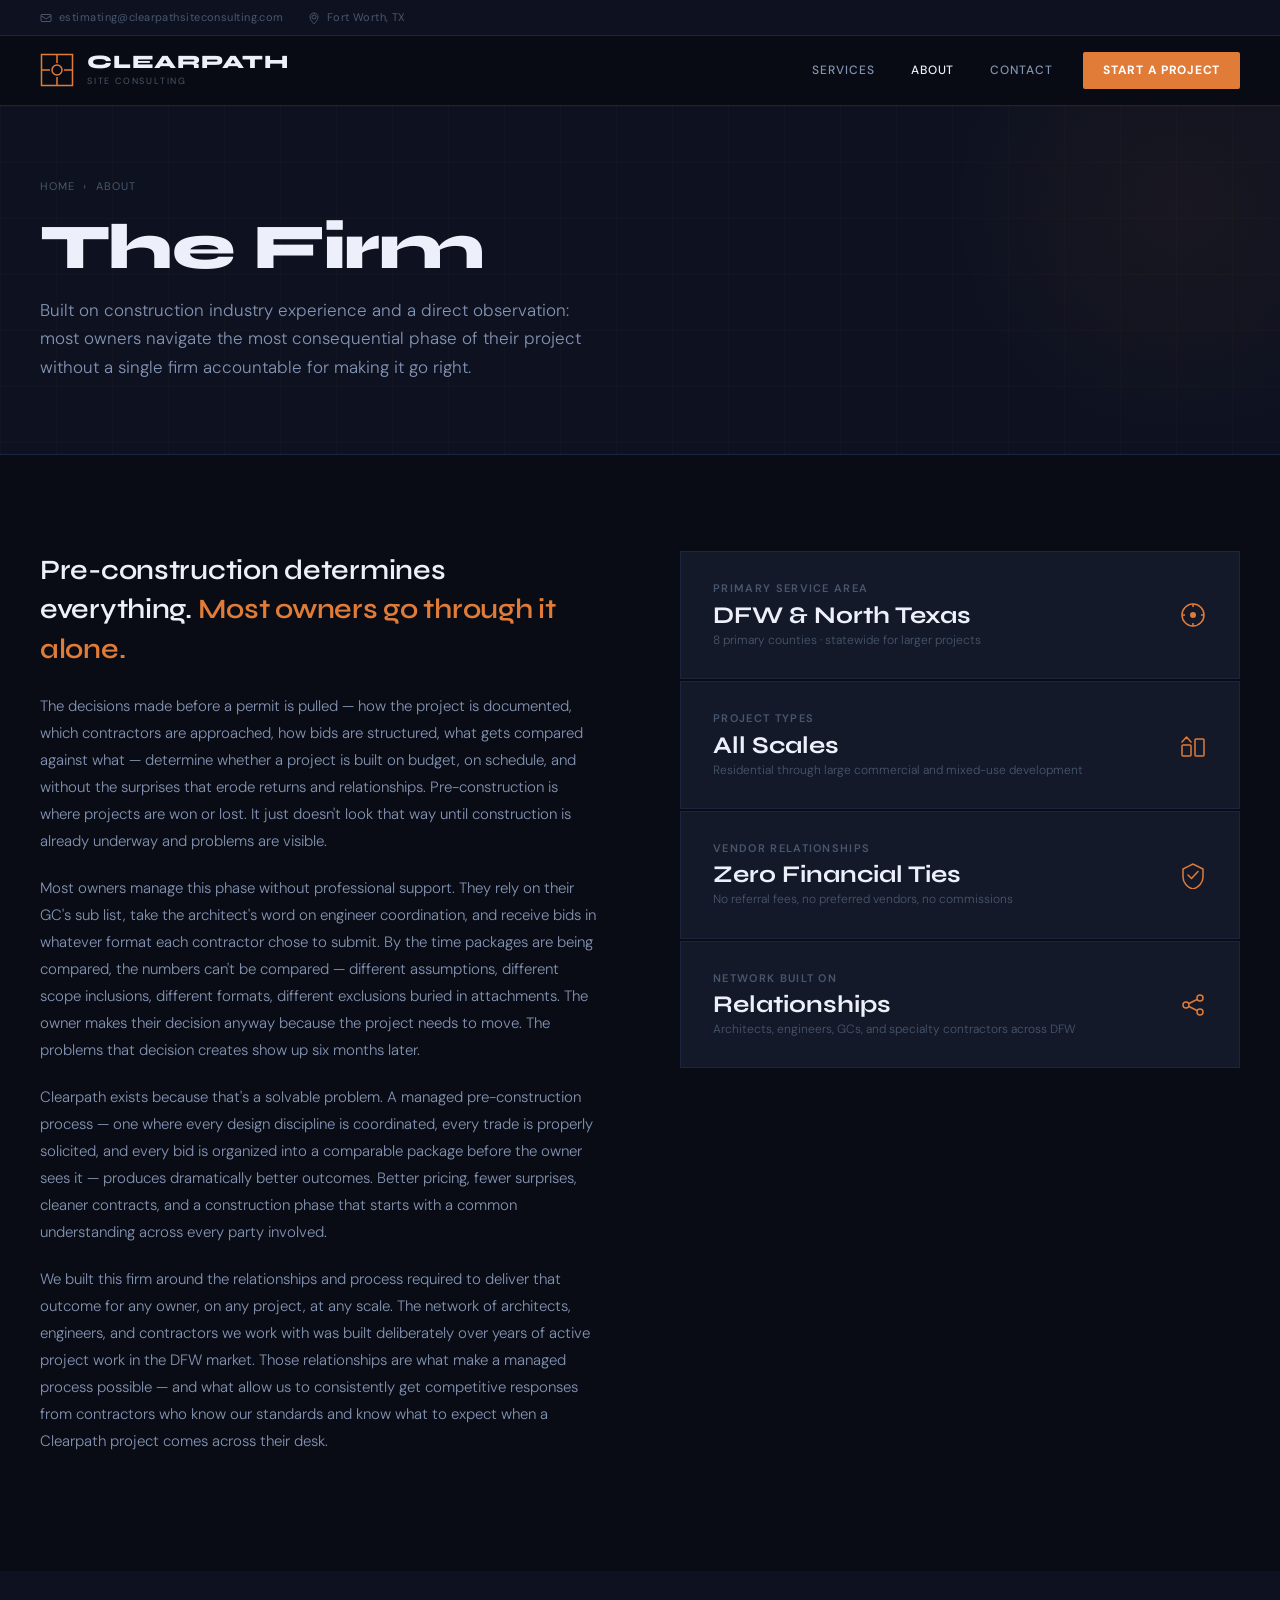
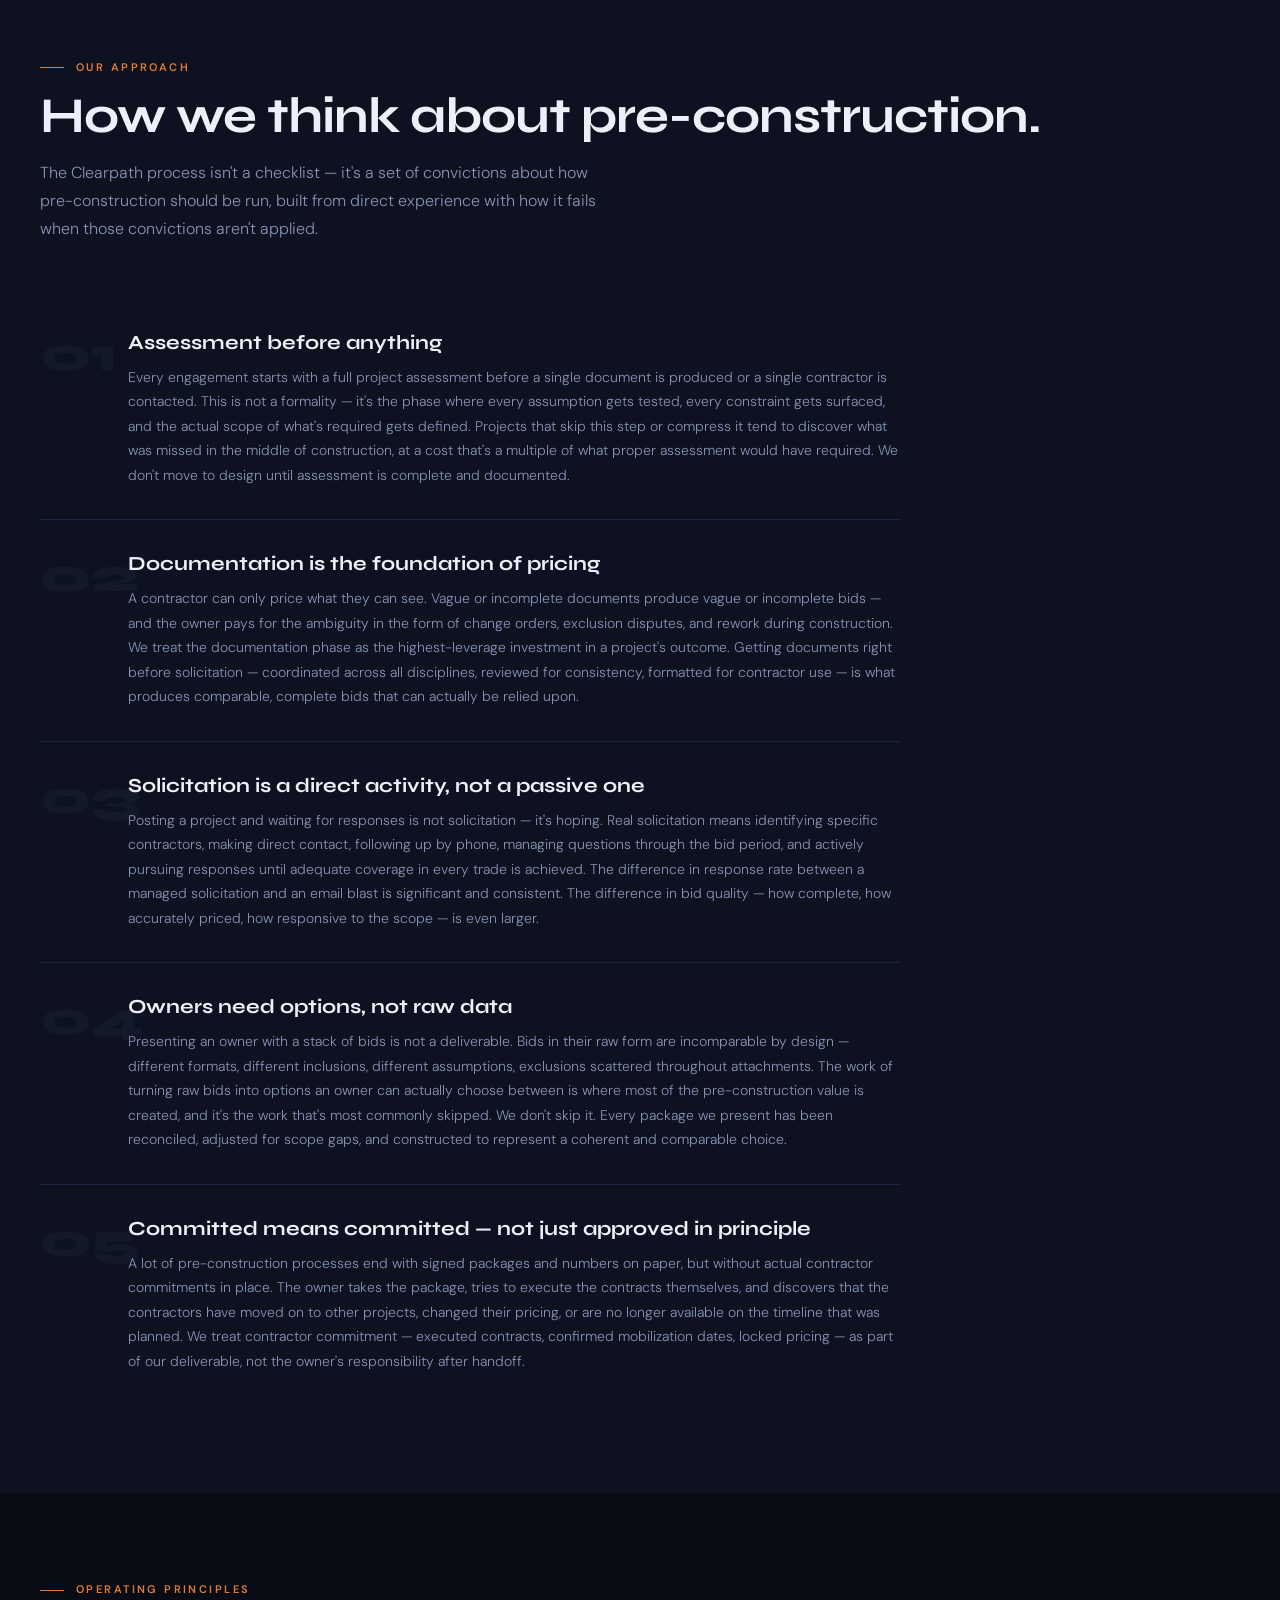
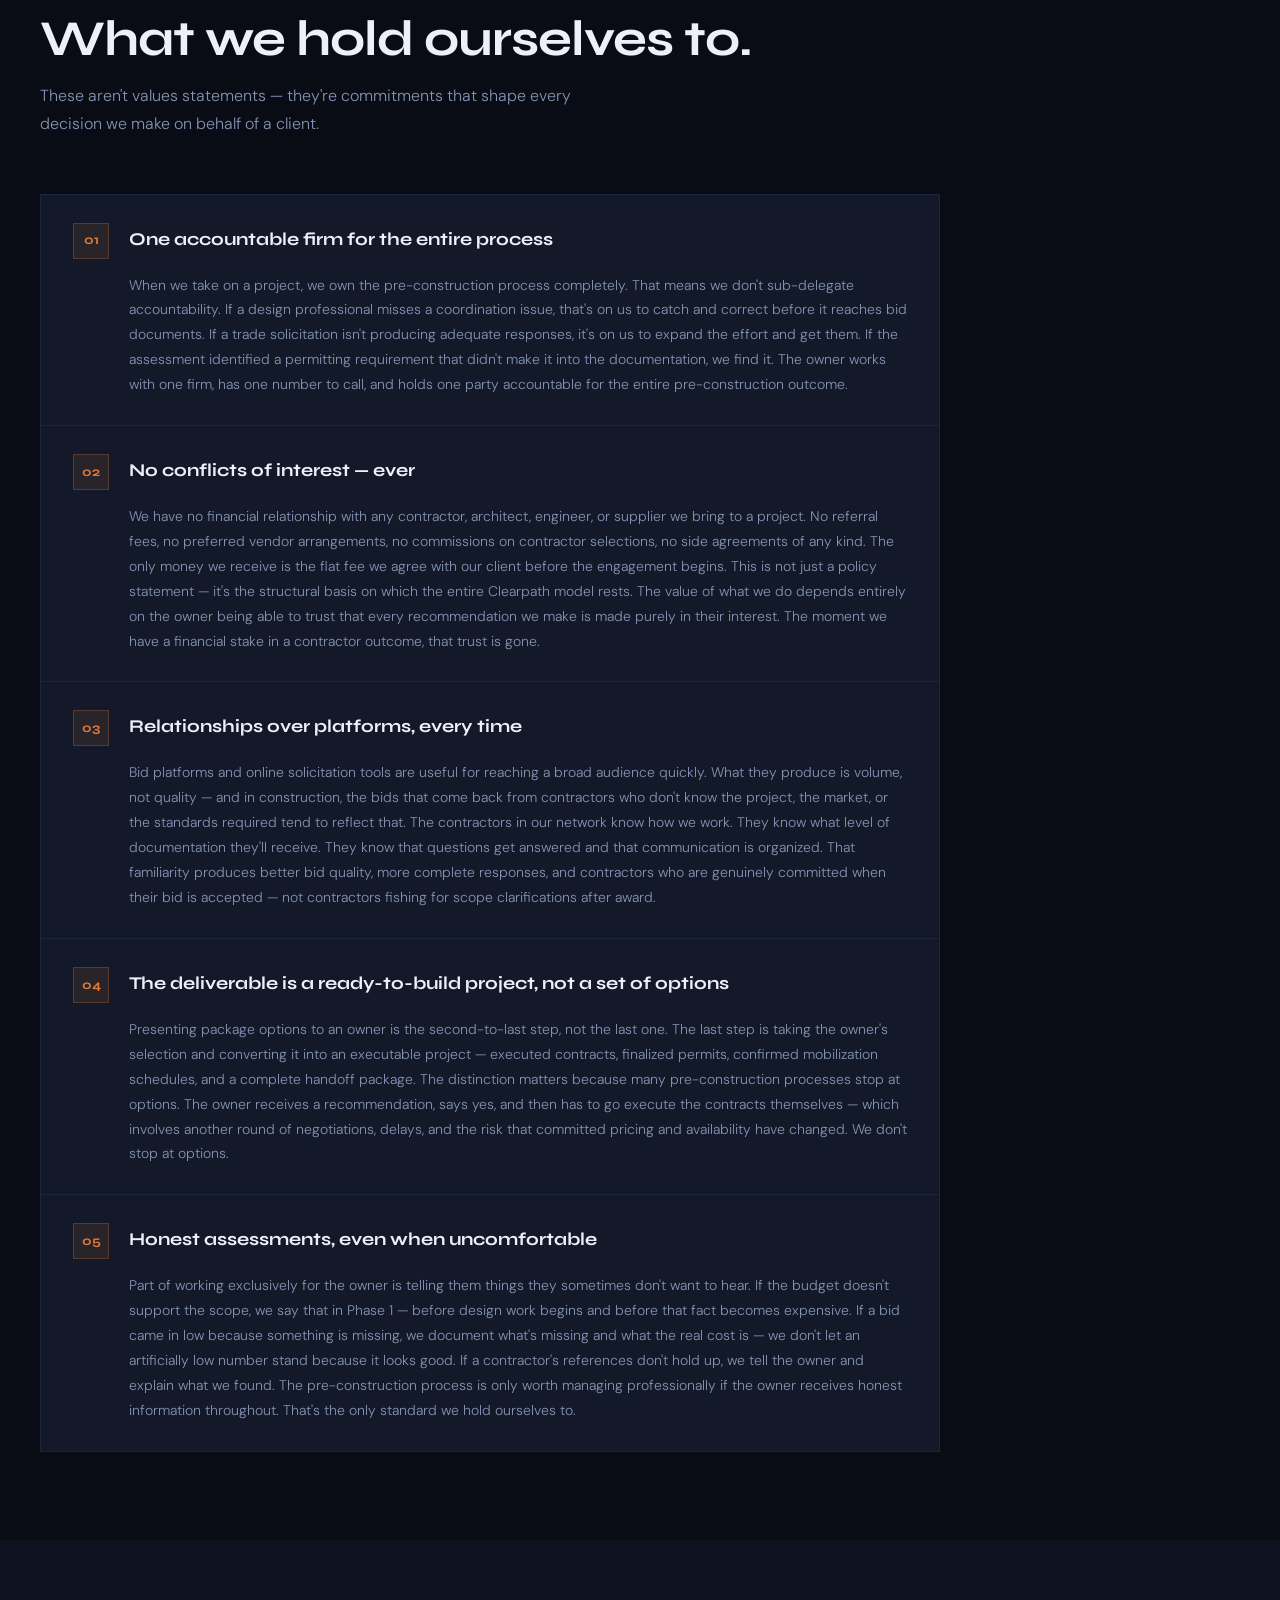
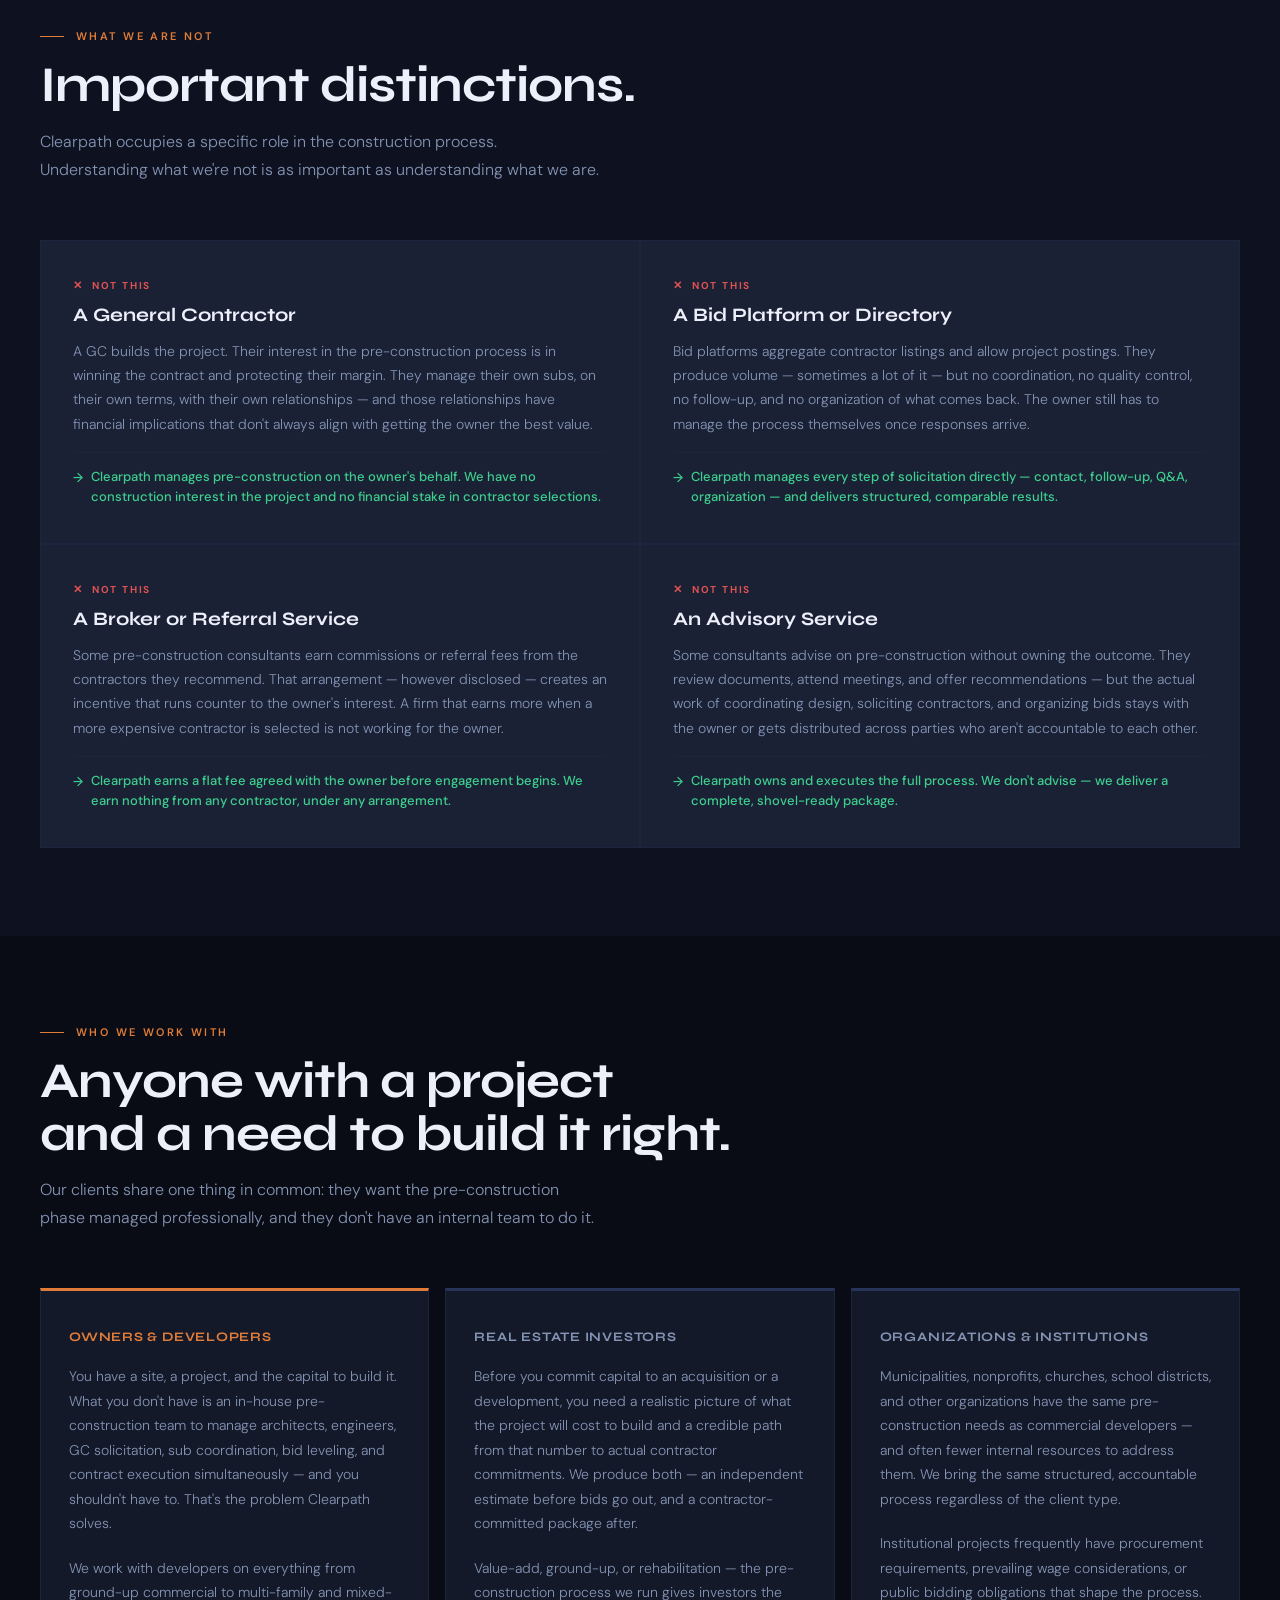
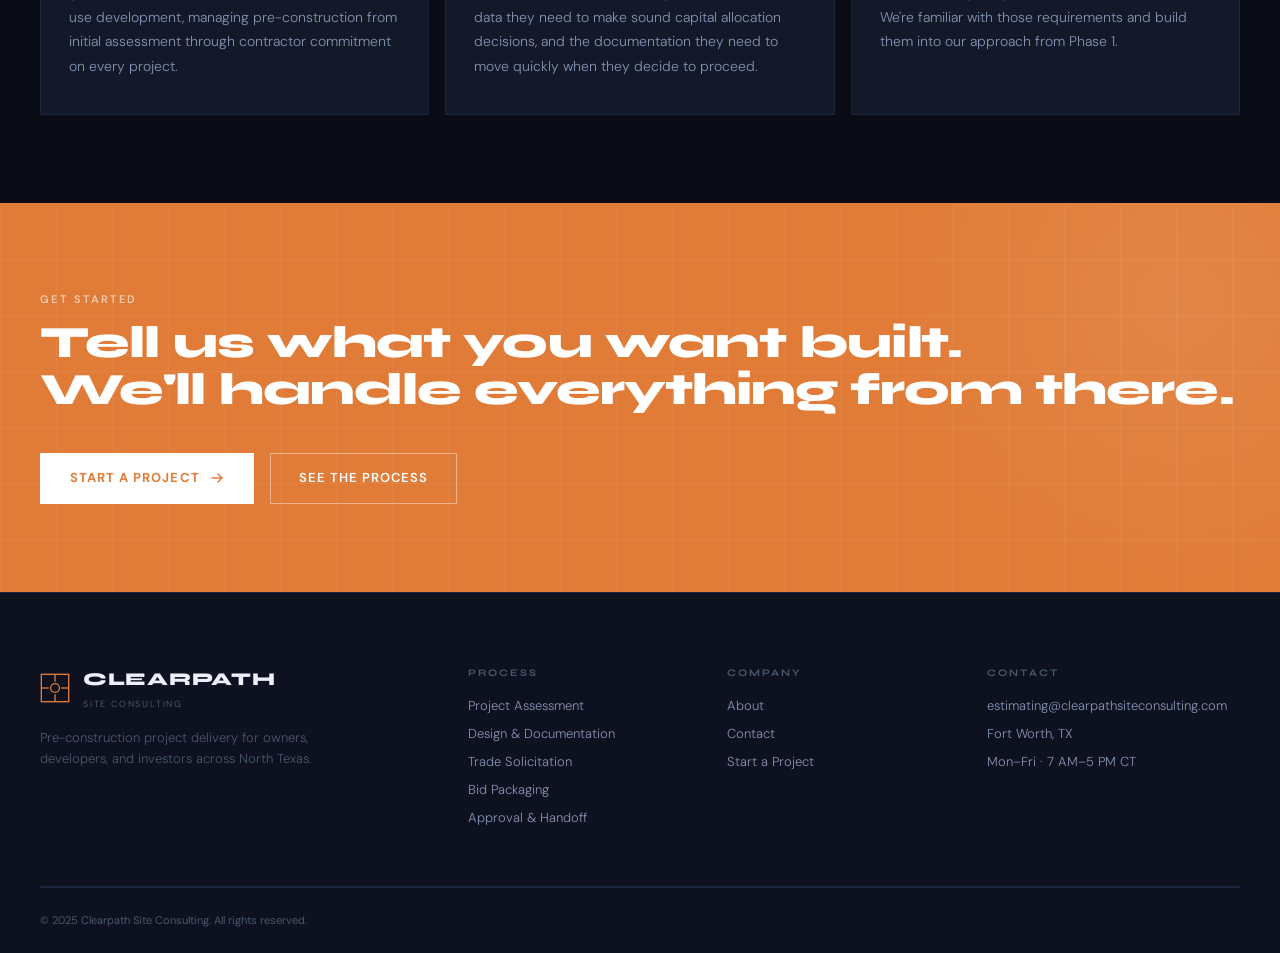
<file: about.html>
<!DOCTYPE html>
<html lang="en">
<head>
  <meta charset="UTF-8">
  <meta name="viewport" content="width=device-width, initial-scale=1.0">
  <title>About — Clearpath Site Consulting</title>
  <meta name="description" content="Clearpath is a pre-construction project delivery firm built around one premise: owners deserve a single accountable firm managing everything before the first shovel. No conflicts. No shortcuts. Complete delivery.">
  <link rel="icon" href="./favicon.svg" type="image/svg+xml">
  <link rel="preconnect" href="https://fonts.googleapis.com">
  <link rel="preconnect" href="https://fonts.gstatic.com" crossorigin>
  <link href="https://fonts.googleapis.com/css2?family=Syne:wght@400;500;600;700;800&family=DM+Sans:ital,opsz,wght@0,9..40,300;0,9..40,400;0,9..40,500;0,9..40,600;1,9..40,300&display=swap" rel="stylesheet">
  <link rel="stylesheet" href="./css/styles.css">
  <style>
    .not-this-grid {
      display: grid;
      grid-template-columns: repeat(2, 1fr);
      gap: 2px;
      background: var(--border);
      border: 1px solid var(--border);
      margin-top: 48px;
    }
    .not-this-card {
      background: var(--bg-card);
      padding: 36px 32px;
      position: relative;
    }
    .not-this-label {
      font-size: 10px;
      font-weight: 700;
      letter-spacing: 0.18em;
      text-transform: uppercase;
      color: var(--red);
      margin-bottom: 10px;
      display: flex;
      align-items: center;
      gap: 8px;
    }
    .not-this-label::before {
      content: '✕';
      font-size: 11px;
    }
    .not-this-title {
      font-family: var(--font-d);
      font-size: 19px;
      font-weight: 700;
      color: var(--t1);
      margin-bottom: 12px;
      line-height: 1.2;
    }
    .not-this-body {
      font-size: 14px;
      font-weight: 300;
      color: var(--t2);
      line-height: 1.72;
      margin-bottom: 16px;
    }
    .this-instead {
      font-size: 13px;
      font-weight: 500;
      color: var(--green);
      display: flex;
      align-items: flex-start;
      gap: 8px;
      padding-top: 14px;
      border-top: 1px solid var(--border);
      line-height: 1.55;
    }
    .this-instead::before {
      content: '→';
      flex-shrink: 0;
      margin-top: 1px;
    }

    .method-item {
      display: grid;
      grid-template-columns: 60px 1fr;
      gap: 28px;
      align-items: start;
      padding: 32px 0;
      border-bottom: 1px solid var(--border);
    }
    .method-item:last-child { border-bottom: none; }
    .method-num {
      font-family: var(--font-d);
      font-weight: 800;
      font-size: 48px;
      color: var(--bg-3);
      line-height: 1;
      transition: color 300ms;
    }
    .method-item:hover .method-num { color: var(--border-hi); }
    .method-title {
      font-family: var(--font-d);
      font-size: 20px;
      font-weight: 700;
      color: var(--t1);
      margin-bottom: 10px;
      line-height: 1.2;
    }
    .method-body {
      font-size: 14px;
      font-weight: 300;
      color: var(--t2);
      line-height: 1.75;
    }

    .principle-expanded {
      border: 1px solid var(--border);
      background: var(--bg-3);
    }
    .principle-exp-row {
      padding: 28px 32px;
      border-bottom: 1px solid var(--border);
      transition: background 200ms;
    }
    .principle-exp-row:last-child { border-bottom: none; }
    .principle-exp-row:hover { background: var(--bg-card); }
    .principle-exp-header {
      display: flex;
      align-items: flex-start;
      gap: 20px;
      margin-bottom: 14px;
    }
    .principle-exp-num {
      width: 36px;
      height: 36px;
      background: var(--orange-lt);
      border: 1px solid var(--border-accent);
      display: flex;
      align-items: center;
      justify-content: center;
      font-family: var(--font-d);
      font-size: 13px;
      font-weight: 700;
      color: var(--orange);
      flex-shrink: 0;
    }
    .principle-exp-title {
      font-family: var(--font-d);
      font-size: 18px;
      font-weight: 700;
      color: var(--t1);
      line-height: 1.2;
      padding-top: 6px;
    }
    .principle-exp-body {
      font-size: 14px;
      font-weight: 300;
      color: var(--t2);
      line-height: 1.78;
      padding-left: 56px;
    }

    @media (max-width: 768px) {
      .not-this-grid { grid-template-columns: 1fr; }
      .method-item { grid-template-columns: 1fr; gap: 10px; }
      .method-num { font-size: 32px; }
      .principle-exp-body { padding-left: 0; }
    }
  </style>
</head>
<body>

<!-- TOP BAR -->
<div class="topbar">
  <div class="topbar-inner">
    <div class="topbar-left">
      <a href="mailto:estimating@clearpathsiteconsulting.com" class="topbar-item">
        <svg width="12" height="12" viewBox="0 0 12 12" fill="none"><rect x="1" y="2.5" width="10" height="7" rx="1" stroke="currentColor" stroke-width="1"/><path d="M1 3.5l5 3.5 5-3.5" stroke="currentColor" stroke-width="1"/></svg>
        estimating@clearpathsiteconsulting.com
      </a>
      <span class="topbar-item">
        <svg width="12" height="12" viewBox="0 0 12 12" fill="none"><circle cx="6" cy="5" r="2" stroke="currentColor" stroke-width="1"/><path d="M6 1C3.8 1 2 2.8 2 5c0 3 4 7 4 7s4-4 4-7c0-2.2-1.8-4-4-4z" stroke="currentColor" stroke-width="1"/></svg>
        Fort Worth, TX
      </span>
    </div>
  </div>
</div>
</div>

<!-- NAV -->
<nav class="nav" id="nav">
  <div class="nav-inner">
    <a href="./" class="nav-logo">
      <svg class="nav-logo-mark" viewBox="0 0 34 34" fill="none">
        <rect x="1.5" y="1.5" width="31" height="31" stroke="#e07c38" stroke-width="1.5"/>
        <line x1="17" y1="1.5"  x2="17" y2="10"   stroke="#e07c38" stroke-width="1.5"/>
        <line x1="17" y1="24"   x2="17" y2="32.5"  stroke="#e07c38" stroke-width="1.5"/>
        <line x1="1.5" y1="17"  x2="10"  y2="17"   stroke="#e07c38" stroke-width="1.5"/>
        <line x1="24"  y1="17"  x2="32.5" y2="17"  stroke="#e07c38" stroke-width="1.5"/>
        <circle cx="17" cy="17" r="5" stroke="#e07c38" stroke-width="1.5"/>
      </svg>
      <div>
        <div class="nav-logo-name">Clearpath</div>
        <div class="nav-logo-sub">Site Consulting</div>
      </div>
    </a>
    <div class="nav-links">
      <a href="./services.html">Services</a>
      <a href="./about.html" class="active">About</a>
      <a href="./contact.html">Contact</a>
      <a href="./contact.html" class="btn-nav">Start a Project</a>
    </div>
    <button class="hamburger" id="hamburger" aria-label="Open menu" aria-expanded="false">
      <span></span><span></span><span></span>
    </button>
  </div>
</nav>
<div class="nav-drawer" id="nav-drawer">
  <a href="./services.html">Services</a>
  <a href="./about.html">About</a>
  <a href="./contact.html">Contact</a>
  <a href="./contact.html" class="cta-drawer">Start a Project →</a>
</div>

<!-- PAGE HERO -->
<div class="page-hero">
  <div class="page-hero-inner">
    <div class="breadcrumb"><a href="./">Home</a><span>›</span><span>About</span></div>
    <h1 class="page-hero-title">The Firm</h1>
    <p class="page-hero-body">
      Built on construction industry experience and a direct observation:
      most owners navigate the most consequential phase of their project
      without a single firm accountable for making it go right.
    </p>
  </div>
</div>

<!-- THE FIRM -->
<section class="about-section">
  <div class="section-inner">
    <div class="about-layout">

      <div>
        <p class="about-statement reveal">
          Pre-construction determines everything. <em>Most owners go through it alone.</em>
        </p>

        <p class="about-body reveal reveal-delay-1">
          The decisions made before a permit is pulled — how the project is documented,
          which contractors are approached, how bids are structured, what gets compared
          against what — determine whether a project is built on budget, on schedule,
          and without the surprises that erode returns and relationships. Pre-construction
          is where projects are won or lost. It just doesn't look that way until construction
          is already underway and problems are visible.
        </p>

        <p class="about-body reveal reveal-delay-1">
          Most owners manage this phase without professional support. They rely on their
          GC's sub list, take the architect's word on engineer coordination, and receive
          bids in whatever format each contractor chose to submit. By the time packages
          are being compared, the numbers can't be compared — different assumptions,
          different scope inclusions, different formats, different exclusions buried in
          attachments. The owner makes their decision anyway because the project needs
          to move. The problems that decision creates show up six months later.
        </p>

        <p class="about-body reveal reveal-delay-2">
          Clearpath exists because that's a solvable problem. A managed pre-construction
          process — one where every design discipline is coordinated, every trade is
          properly solicited, and every bid is organized into a comparable package
          before the owner sees it — produces dramatically better outcomes. Better
          pricing, fewer surprises, cleaner contracts, and a construction phase that
          starts with a common understanding across every party involved.
        </p>

        <p class="about-body reveal reveal-delay-2">
          We built this firm around the relationships and process required to deliver
          that outcome for any owner, on any project, at any scale. The network of
          architects, engineers, and contractors we work with was built deliberately
          over years of active project work in the DFW market. Those relationships
          are what make a managed process possible — and what allow us to consistently
          get competitive responses from contractors who know our standards and
          know what to expect when a Clearpath project comes across their desk.
        </p>
      </div>

      <div class="about-visual">
        <div class="about-stat-card reveal">
          <div>
            <div class="about-stat-label">Primary Service Area</div>
            <div class="about-stat-val">DFW &amp; North Texas</div>
            <div class="about-stat-note">8 primary counties · statewide for larger projects</div>
          </div>
          <div class="about-stat-icon">
            <svg width="28" height="28" viewBox="0 0 28 28" fill="none"><circle cx="14" cy="14" r="11" stroke="currentColor" stroke-width="1.5"/><line x1="14" y1="3" x2="14" y2="6" stroke="currentColor" stroke-width="1.5"/><line x1="14" y1="22" x2="14" y2="25" stroke="currentColor" stroke-width="1.5"/><line x1="3" y1="14" x2="6" y2="14" stroke="currentColor" stroke-width="1.5"/><line x1="22" y1="14" x2="25" y2="14" stroke="currentColor" stroke-width="1.5"/><circle cx="14" cy="14" r="3" fill="currentColor"/></svg>
          </div>
        </div>
        <div class="about-stat-card reveal reveal-delay-1">
          <div>
            <div class="about-stat-label">Project Types</div>
            <div class="about-stat-val">All Scales</div>
            <div class="about-stat-note">Residential through large commercial and mixed-use development</div>
          </div>
          <div class="about-stat-icon">
            <svg width="28" height="28" viewBox="0 0 28 28" fill="none"><rect x="3" y="14" width="9" height="11" rx="1" stroke="currentColor" stroke-width="1.5"/><rect x="16" y="8" width="9" height="17" rx="1" stroke="currentColor" stroke-width="1.5"/><path d="M3 11l4.5-5L12 11" stroke="currentColor" stroke-width="1.5" stroke-linecap="round" stroke-linejoin="round"/></svg>
          </div>
        </div>
        <div class="about-stat-card reveal reveal-delay-2">
          <div>
            <div class="about-stat-label">Vendor Relationships</div>
            <div class="about-stat-val">Zero Financial Ties</div>
            <div class="about-stat-note">No referral fees, no preferred vendors, no commissions</div>
          </div>
          <div class="about-stat-icon">
            <svg width="28" height="28" viewBox="0 0 28 28" fill="none"><path d="M14 3L4 8v8c0 5.5 4.3 10.7 10 12 5.7-1.3 10-6.5 10-12V8L14 3z" stroke="currentColor" stroke-width="1.5"/><path d="M9 14l3.5 3.5 6.5-7" stroke="currentColor" stroke-width="1.5" stroke-linecap="round" stroke-linejoin="round"/></svg>
          </div>
        </div>
        <div class="about-stat-card reveal reveal-delay-3">
          <div>
            <div class="about-stat-label">Network Built On</div>
            <div class="about-stat-val">Relationships</div>
            <div class="about-stat-note">Architects, engineers, GCs, and specialty contractors across DFW</div>
          </div>
          <div class="about-stat-icon">
            <svg width="28" height="28" viewBox="0 0 28 28" fill="none"><circle cx="7" cy="14" r="3" stroke="currentColor" stroke-width="1.5"/><circle cx="21" cy="7" r="3" stroke="currentColor" stroke-width="1.5"/><circle cx="21" cy="21" r="3" stroke="currentColor" stroke-width="1.5"/><line x1="10" y1="12.5" x2="18" y2="8.5" stroke="currentColor" stroke-width="1.5"/><line x1="10" y1="15.5" x2="18" y2="19.5" stroke="currentColor" stroke-width="1.5"/></svg>
          </div>
        </div>
      </div>

    </div>
  </div>
</section>

<!-- METHODOLOGY -->
<section style="background: var(--bg-2); padding: 88px 40px;">
  <div class="section-inner">
    <div class="section-header">
      <div class="eyebrow reveal">Our Approach</div>
      <h2 class="section-title reveal reveal-delay-1">How we think about pre-construction.</h2>
      <p class="section-body reveal reveal-delay-2">
        The Clearpath process isn't a checklist — it's a set of convictions about how
        pre-construction should be run, built from direct experience with how it fails
        when those convictions aren't applied.
      </p>
    </div>

    <div style="max-width: 860px; margin-top: 56px;" class="reveal reveal-delay-2">

      <div class="method-item">
        <div class="method-num">01</div>
        <div>
          <div class="method-title">Assessment before anything</div>
          <div class="method-body">
            Every engagement starts with a full project assessment before a single document
            is produced or a single contractor is contacted. This is not a formality — it's
            the phase where every assumption gets tested, every constraint gets surfaced,
            and the actual scope of what's required gets defined. Projects that skip this
            step or compress it tend to discover what was missed in the middle of construction,
            at a cost that's a multiple of what proper assessment would have required.
            We don't move to design until assessment is complete and documented.
          </div>
        </div>
      </div>

      <div class="method-item">
        <div class="method-num">02</div>
        <div>
          <div class="method-title">Documentation is the foundation of pricing</div>
          <div class="method-body">
            A contractor can only price what they can see. Vague or incomplete documents
            produce vague or incomplete bids — and the owner pays for the ambiguity in
            the form of change orders, exclusion disputes, and rework during construction.
            We treat the documentation phase as the highest-leverage investment in a project's
            outcome. Getting documents right before solicitation — coordinated across all
            disciplines, reviewed for consistency, formatted for contractor use — is what
            produces comparable, complete bids that can actually be relied upon.
          </div>
        </div>
      </div>

      <div class="method-item">
        <div class="method-num">03</div>
        <div>
          <div class="method-title">Solicitation is a direct activity, not a passive one</div>
          <div class="method-body">
            Posting a project and waiting for responses is not solicitation — it's hoping.
            Real solicitation means identifying specific contractors, making direct contact,
            following up by phone, managing questions through the bid period, and actively
            pursuing responses until adequate coverage in every trade is achieved.
            The difference in response rate between a managed solicitation and an email blast
            is significant and consistent. The difference in bid quality — how complete,
            how accurately priced, how responsive to the scope — is even larger.
          </div>
        </div>
      </div>

      <div class="method-item">
        <div class="method-num">04</div>
        <div>
          <div class="method-title">Owners need options, not raw data</div>
          <div class="method-body">
            Presenting an owner with a stack of bids is not a deliverable. Bids in their
            raw form are incomparable by design — different formats, different inclusions,
            different assumptions, exclusions scattered throughout attachments.
            The work of turning raw bids into options an owner can actually choose between
            is where most of the pre-construction value is created, and it's the work
            that's most commonly skipped. We don't skip it. Every package we present has
            been reconciled, adjusted for scope gaps, and constructed to represent a
            coherent and comparable choice.
          </div>
        </div>
      </div>

      <div class="method-item">
        <div class="method-num">05</div>
        <div>
          <div class="method-title">Committed means committed — not just approved in principle</div>
          <div class="method-body">
            A lot of pre-construction processes end with signed packages and numbers on paper,
            but without actual contractor commitments in place. The owner takes the package,
            tries to execute the contracts themselves, and discovers that the contractors have
            moved on to other projects, changed their pricing, or are no longer available
            on the timeline that was planned. We treat contractor commitment — executed
            contracts, confirmed mobilization dates, locked pricing — as part of our
            deliverable, not the owner's responsibility after handoff.
          </div>
        </div>
      </div>

    </div>
  </div>
</section>

<!-- OUR PRINCIPLES -->
<section style="background: var(--bg); padding: 88px 40px;">
  <div class="section-inner">
    <div class="section-header">
      <div class="eyebrow reveal">Operating Principles</div>
      <h2 class="section-title reveal reveal-delay-1">What we hold ourselves to.</h2>
      <p class="section-body reveal reveal-delay-2">
        These aren't values statements — they're commitments that shape every decision
        we make on behalf of a client.
      </p>
    </div>

    <div class="principle-expanded reveal reveal-delay-2" style="margin-top: 48px; max-width: 900px;">

      <div class="principle-exp-row">
        <div class="principle-exp-header">
          <div class="principle-exp-num">01</div>
          <div class="principle-exp-title">One accountable firm for the entire process</div>
        </div>
        <div class="principle-exp-body">
          When we take on a project, we own the pre-construction process completely.
          That means we don't sub-delegate accountability. If a design professional
          misses a coordination issue, that's on us to catch and correct before
          it reaches bid documents. If a trade solicitation isn't producing adequate
          responses, it's on us to expand the effort and get them. If the assessment
          identified a permitting requirement that didn't make it into the documentation,
          we find it. The owner works with one firm, has one number to call, and holds
          one party accountable for the entire pre-construction outcome.
        </div>
      </div>

      <div class="principle-exp-row">
        <div class="principle-exp-header">
          <div class="principle-exp-num">02</div>
          <div class="principle-exp-title">No conflicts of interest — ever</div>
        </div>
        <div class="principle-exp-body">
          We have no financial relationship with any contractor, architect, engineer,
          or supplier we bring to a project. No referral fees, no preferred vendor
          arrangements, no commissions on contractor selections, no side agreements
          of any kind. The only money we receive is the flat fee we agree with our client
          before the engagement begins. This is not just a policy statement — it's the
          structural basis on which the entire Clearpath model rests. The value of
          what we do depends entirely on the owner being able to trust that every
          recommendation we make is made purely in their interest. The moment we have
          a financial stake in a contractor outcome, that trust is gone.
        </div>
      </div>

      <div class="principle-exp-row">
        <div class="principle-exp-header">
          <div class="principle-exp-num">03</div>
          <div class="principle-exp-title">Relationships over platforms, every time</div>
        </div>
        <div class="principle-exp-body">
          Bid platforms and online solicitation tools are useful for reaching a broad
          audience quickly. What they produce is volume, not quality — and in construction,
          the bids that come back from contractors who don't know the project, the market,
          or the standards required tend to reflect that. The contractors in our network
          know how we work. They know what level of documentation they'll receive.
          They know that questions get answered and that communication is organized.
          That familiarity produces better bid quality, more complete responses, and
          contractors who are genuinely committed when their bid is accepted —
          not contractors fishing for scope clarifications after award.
        </div>
      </div>

      <div class="principle-exp-row">
        <div class="principle-exp-header">
          <div class="principle-exp-num">04</div>
          <div class="principle-exp-title">The deliverable is a ready-to-build project, not a set of options</div>
        </div>
        <div class="principle-exp-body">
          Presenting package options to an owner is the second-to-last step, not the last one.
          The last step is taking the owner's selection and converting it into an executable
          project — executed contracts, finalized permits, confirmed mobilization schedules,
          and a complete handoff package. The distinction matters because many pre-construction
          processes stop at options. The owner receives a recommendation, says yes,
          and then has to go execute the contracts themselves — which involves another
          round of negotiations, delays, and the risk that committed pricing and
          availability have changed. We don't stop at options.
        </div>
      </div>

      <div class="principle-exp-row">
        <div class="principle-exp-header">
          <div class="principle-exp-num">05</div>
          <div class="principle-exp-title">Honest assessments, even when uncomfortable</div>
        </div>
        <div class="principle-exp-body">
          Part of working exclusively for the owner is telling them things they sometimes
          don't want to hear. If the budget doesn't support the scope, we say that in
          Phase 1 — before design work begins and before that fact becomes expensive.
          If a bid came in low because something is missing, we document what's missing
          and what the real cost is — we don't let an artificially low number stand
          because it looks good. If a contractor's references don't hold up, we tell the owner
          and explain what we found. The pre-construction process is only worth managing
          professionally if the owner receives honest information throughout. That's
          the only standard we hold ourselves to.
        </div>
      </div>

    </div>
  </div>
</section>

<!-- WHAT WE ARE NOT -->
<section style="background: var(--bg-2); padding: 88px 40px;">
  <div class="section-inner">
    <div class="section-header">
      <div class="eyebrow reveal">What We Are Not</div>
      <h2 class="section-title reveal reveal-delay-1">Important distinctions.</h2>
      <p class="section-body reveal reveal-delay-2">
        Clearpath occupies a specific role in the construction process.
        Understanding what we're not is as important as understanding what we are.
      </p>
    </div>

    <div class="not-this-grid reveal reveal-delay-2">

      <div class="not-this-card">
        <div class="not-this-label">Not This</div>
        <div class="not-this-title">A General Contractor</div>
        <div class="not-this-body">
          A GC builds the project. Their interest in the pre-construction process
          is in winning the contract and protecting their margin. They manage their
          own subs, on their own terms, with their own relationships — and those
          relationships have financial implications that don't always align with
          getting the owner the best value.
        </div>
        <div class="this-instead">
          Clearpath manages pre-construction on the owner's behalf. We have no
          construction interest in the project and no financial stake in contractor selections.
        </div>
      </div>

      <div class="not-this-card">
        <div class="not-this-label">Not This</div>
        <div class="not-this-title">A Bid Platform or Directory</div>
        <div class="not-this-body">
          Bid platforms aggregate contractor listings and allow project postings.
          They produce volume — sometimes a lot of it — but no coordination,
          no quality control, no follow-up, and no organization of what comes back.
          The owner still has to manage the process themselves once
          responses arrive.
        </div>
        <div class="this-instead">
          Clearpath manages every step of solicitation directly — contact, follow-up,
          Q&amp;A, organization — and delivers structured, comparable results.
        </div>
      </div>

      <div class="not-this-card">
        <div class="not-this-label">Not This</div>
        <div class="not-this-title">A Broker or Referral Service</div>
        <div class="not-this-body">
          Some pre-construction consultants earn commissions or referral fees
          from the contractors they recommend. That arrangement — however disclosed —
          creates an incentive that runs counter to the owner's interest.
          A firm that earns more when a more expensive contractor is selected
          is not working for the owner.
        </div>
        <div class="this-instead">
          Clearpath earns a flat fee agreed with the owner before engagement begins.
          We earn nothing from any contractor, under any arrangement.
        </div>
      </div>

      <div class="not-this-card">
        <div class="not-this-label">Not This</div>
        <div class="not-this-title">An Advisory Service</div>
        <div class="not-this-body">
          Some consultants advise on pre-construction without owning the outcome.
          They review documents, attend meetings, and offer recommendations —
          but the actual work of coordinating design, soliciting contractors,
          and organizing bids stays with the owner or gets distributed across
          parties who aren't accountable to each other.
        </div>
        <div class="this-instead">
          Clearpath owns and executes the full process. We don't advise —
          we deliver a complete, shovel-ready package.
        </div>
      </div>

    </div>
  </div>
</section>

<!-- WHO WE WORK WITH -->
<section style="background: var(--bg); padding: 88px 40px;">
  <div class="section-inner">
    <div class="eyebrow reveal">Who We Work With</div>
    <h2 class="section-title reveal reveal-delay-1" style="margin-bottom: 16px;">Anyone with a project<br>and a need to build it right.</h2>
    <p class="section-body reveal reveal-delay-2" style="margin-bottom: 56px;">
      Our clients share one thing in common: they want the pre-construction phase
      managed professionally, and they don't have an internal team to do it.
    </p>

    <div style="display:grid;grid-template-columns:repeat(3,1fr);gap:16px;" class="reveal reveal-delay-2">

      <div style="background:var(--bg-3);border:1px solid var(--border);padding:36px 28px;border-top:3px solid var(--orange);">
        <div style="font-family:var(--font-d);font-size:13px;font-weight:700;letter-spacing:0.06em;text-transform:uppercase;color:var(--orange);margin-bottom:16px;">Owners &amp; Developers</div>
        <p style="font-size:14px;font-weight:300;color:var(--t2);line-height:1.75;margin-bottom:20px;">
          You have a site, a project, and the capital to build it. What you don't have is
          an in-house pre-construction team to manage architects, engineers, GC solicitation,
          sub coordination, bid leveling, and contract execution simultaneously — and you
          shouldn't have to. That's the problem Clearpath solves.
        </p>
        <p style="font-size:14px;font-weight:300;color:var(--t2);line-height:1.75;">
          We work with developers on everything from ground-up commercial to multi-family
          and mixed-use development, managing pre-construction from initial assessment
          through contractor commitment on every project.
        </p>
      </div>

      <div style="background:var(--bg-3);border:1px solid var(--border);padding:36px 28px;border-top:3px solid var(--border-hi);">
        <div style="font-family:var(--font-d);font-size:13px;font-weight:700;letter-spacing:0.06em;text-transform:uppercase;color:var(--t2);margin-bottom:16px;">Real Estate Investors</div>
        <p style="font-size:14px;font-weight:300;color:var(--t2);line-height:1.75;margin-bottom:20px;">
          Before you commit capital to an acquisition or a development, you need a realistic
          picture of what the project will cost to build and a credible path from that number
          to actual contractor commitments. We produce both — an independent estimate before
          bids go out, and a contractor-committed package after.
        </p>
        <p style="font-size:14px;font-weight:300;color:var(--t2);line-height:1.75;">
          Value-add, ground-up, or rehabilitation — the pre-construction process we run
          gives investors the data they need to make sound capital allocation decisions,
          and the documentation they need to move quickly when they decide to proceed.
        </p>
      </div>

      <div style="background:var(--bg-3);border:1px solid var(--border);padding:36px 28px;border-top:3px solid var(--border-hi);">
        <div style="font-family:var(--font-d);font-size:13px;font-weight:700;letter-spacing:0.06em;text-transform:uppercase;color:var(--t2);margin-bottom:16px;">Organizations &amp; Institutions</div>
        <p style="font-size:14px;font-weight:300;color:var(--t2);line-height:1.75;margin-bottom:20px;">
          Municipalities, nonprofits, churches, school districts, and other organizations
          have the same pre-construction needs as commercial developers — and often fewer
          internal resources to address them. We bring the same structured, accountable
          process regardless of the client type.
        </p>
        <p style="font-size:14px;font-weight:300;color:var(--t2);line-height:1.75;">
          Institutional projects frequently have procurement requirements, prevailing wage
          considerations, or public bidding obligations that shape the process. We're
          familiar with those requirements and build them into our approach from Phase 1.
        </p>
      </div>

    </div>
  </div>
</section>

<!-- CTA -->
<div class="cta-section">
  <div class="cta-inner">
    <div>
      <div class="cta-eyebrow">Get Started</div>
      <div class="cta-title">Tell us what you want built.<br>We'll handle everything from there.</div>
    </div>
    <div style="display:flex;gap:16px;flex-wrap:wrap;align-items:center;">
      <a href="./contact.html" class="btn-white">
        Start a Project
        <svg width="14" height="14" viewBox="0 0 14 14" fill="none"><path d="M2 7h10M8 3l4 4-4 4" stroke="currentColor" stroke-width="1.5" stroke-linecap="round" stroke-linejoin="round"/></svg>
      </a>
      <a href="./services.html" class="btn-outline">See the Process</a>
    </div>
  </div>
</div>

<!-- FOOTER -->
<footer>
  <div class="footer-inner">
    <div class="footer-top">
      <div>
        <a href="./" class="footer-logo">
          <svg width="30" height="30" viewBox="0 0 34 34" fill="none">
            <rect x="1.5" y="1.5" width="31" height="31" stroke="#e07c38" stroke-width="1.5"/>
            <line x1="17" y1="1.5"  x2="17" y2="10"   stroke="#e07c38" stroke-width="1.5"/>
            <line x1="17" y1="24"   x2="17" y2="32.5"  stroke="#e07c38" stroke-width="1.5"/>
            <line x1="1.5" y1="17"  x2="10"  y2="17"  stroke="#e07c38" stroke-width="1.5"/>
            <line x1="24"  y1="17"  x2="32.5" y2="17" stroke="#e07c38" stroke-width="1.5"/>
            <circle cx="17" cy="17" r="5" stroke="#e07c38" stroke-width="1.5"/>
          </svg>
          <div>
            <div class="footer-logo-name">Clearpath</div>
            <div class="footer-logo-sub">Site Consulting</div>
          </div>
        </a>
        <p class="footer-tagline">Pre-construction project delivery for owners, developers, and investors across North Texas.</p>
      </div>
      <div class="footer-col">
        <div class="footer-col-title">Process</div>
        <a href="./services.html#assessment">Project Assessment</a>
        <a href="./services.html#design">Design &amp; Documentation</a>
        <a href="./services.html#solicitation">Trade Solicitation</a>
        <a href="./services.html#packaging">Bid Packaging</a>
        <a href="./services.html#handoff">Approval &amp; Handoff</a>
      </div>
      <div class="footer-col">
        <div class="footer-col-title">Company</div>
        <a href="./about.html">About</a>
        <a href="./contact.html">Contact</a>
        <a href="./contact.html">Start a Project</a>
      </div>
      <div class="footer-col">
        <div class="footer-col-title">Contact</div>
        <p>estimating@clearpathsiteconsulting.com</p>
        <p>Fort Worth, TX</p>
        <p>Mon–Fri · 7 AM–5 PM CT</p>
      </div>
    </div>
    <div class="footer-bottom">
      <div>© 2025 Clearpath Site Consulting. All rights reserved.</div>
    </div>
  </div>
</footer>

<script src="./js/main.js"></script>
</body>
</html>
</file>
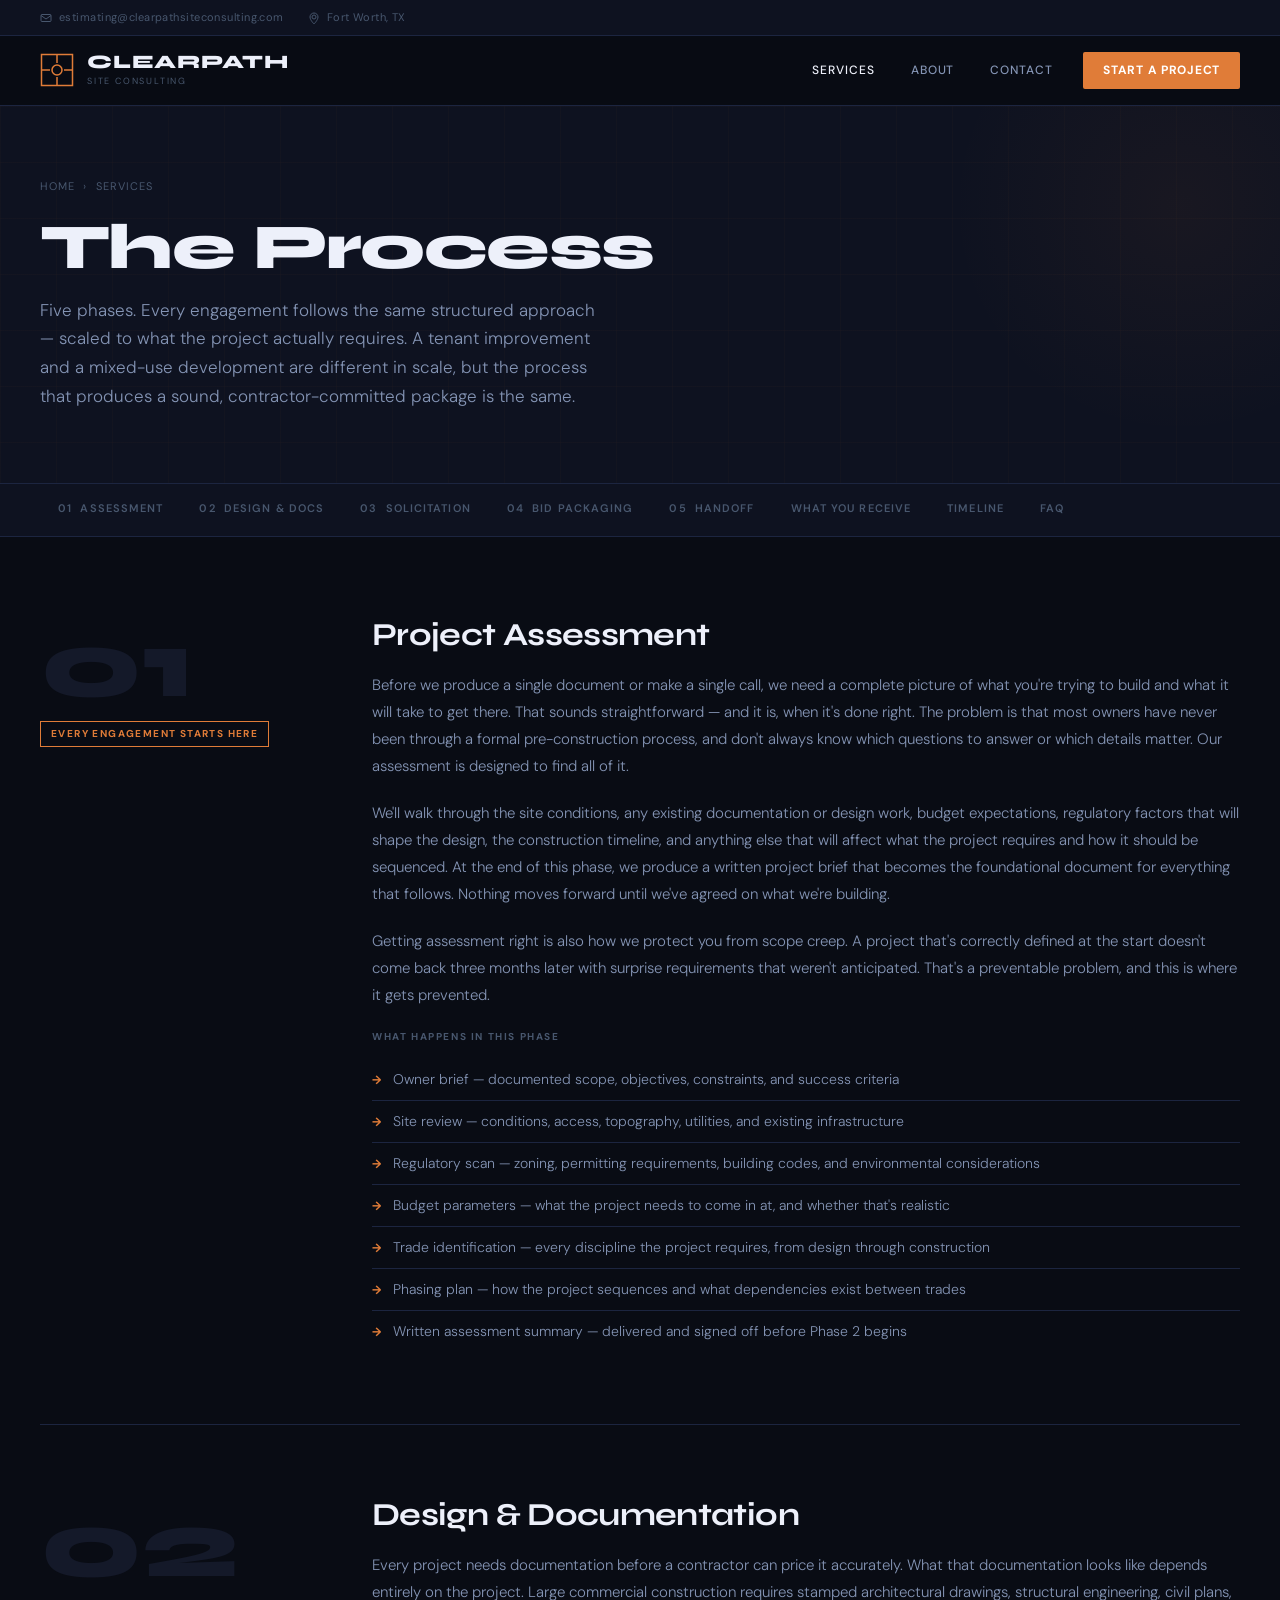
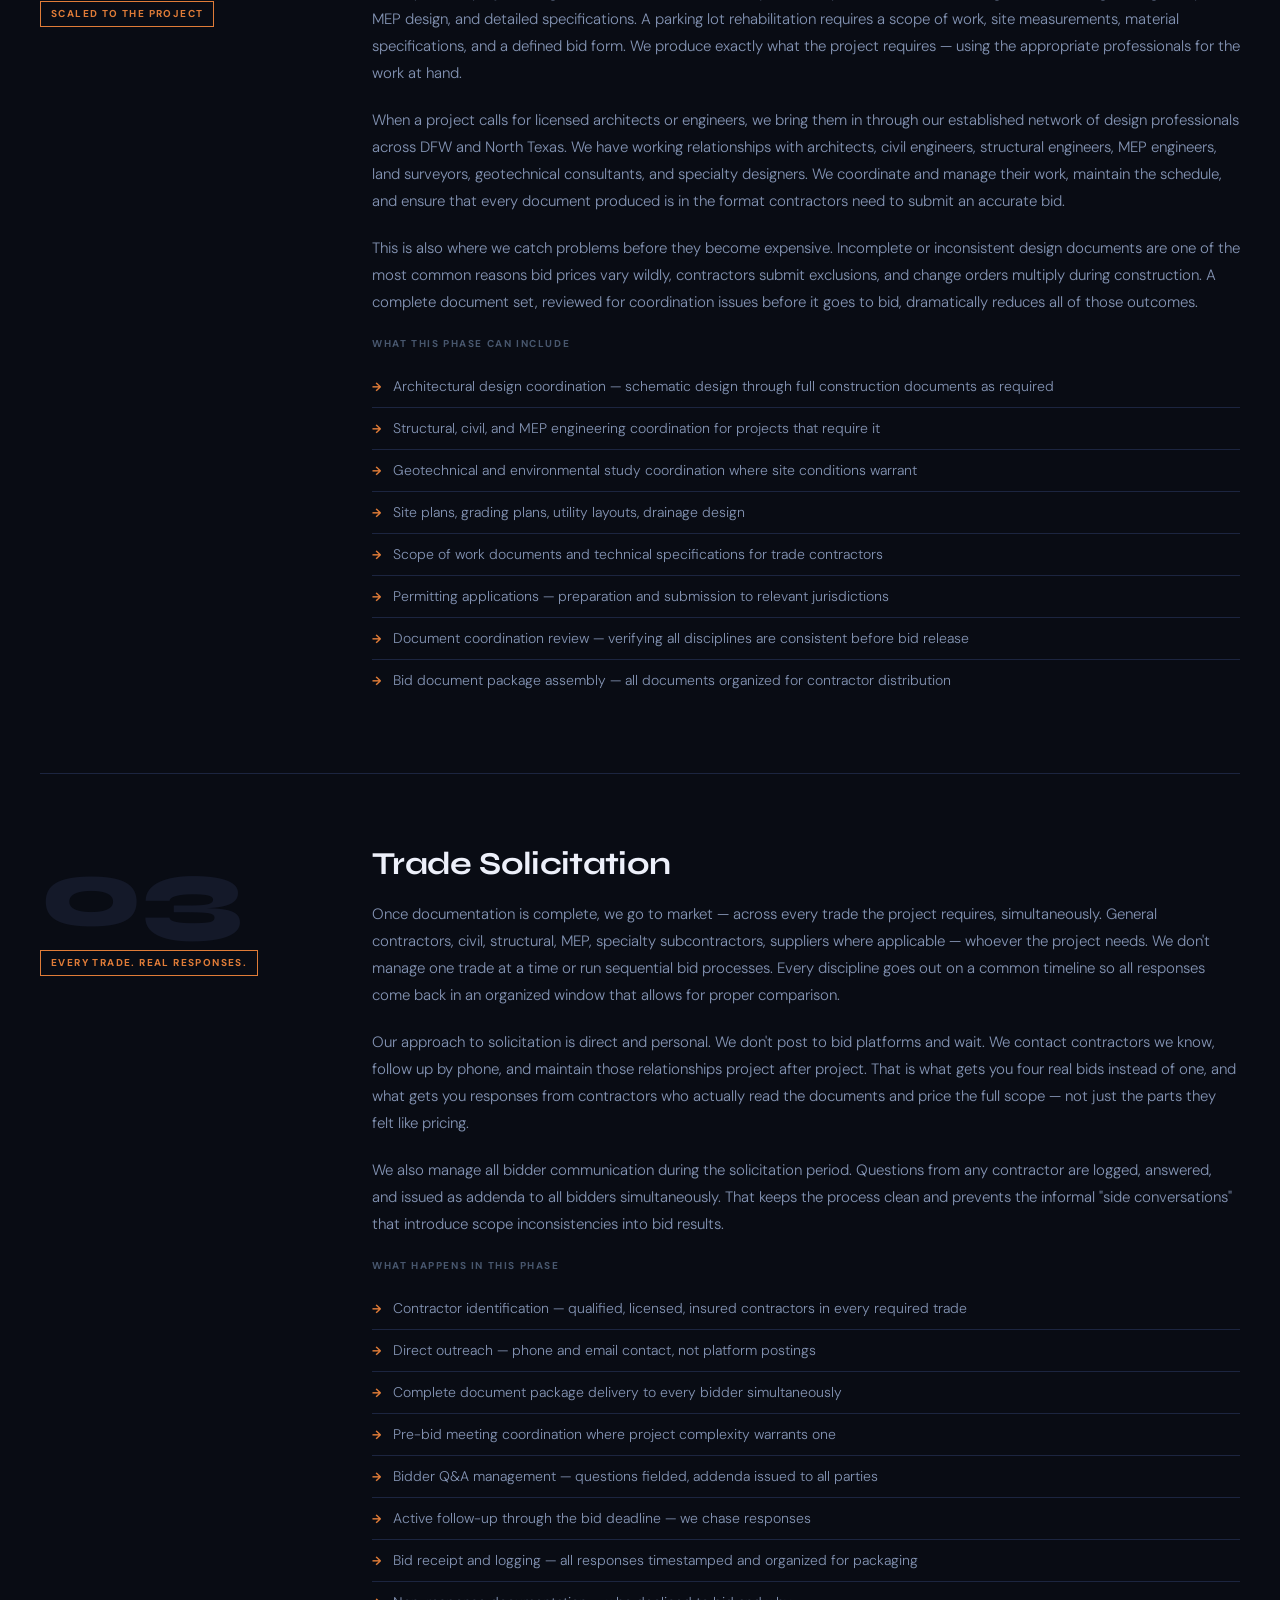
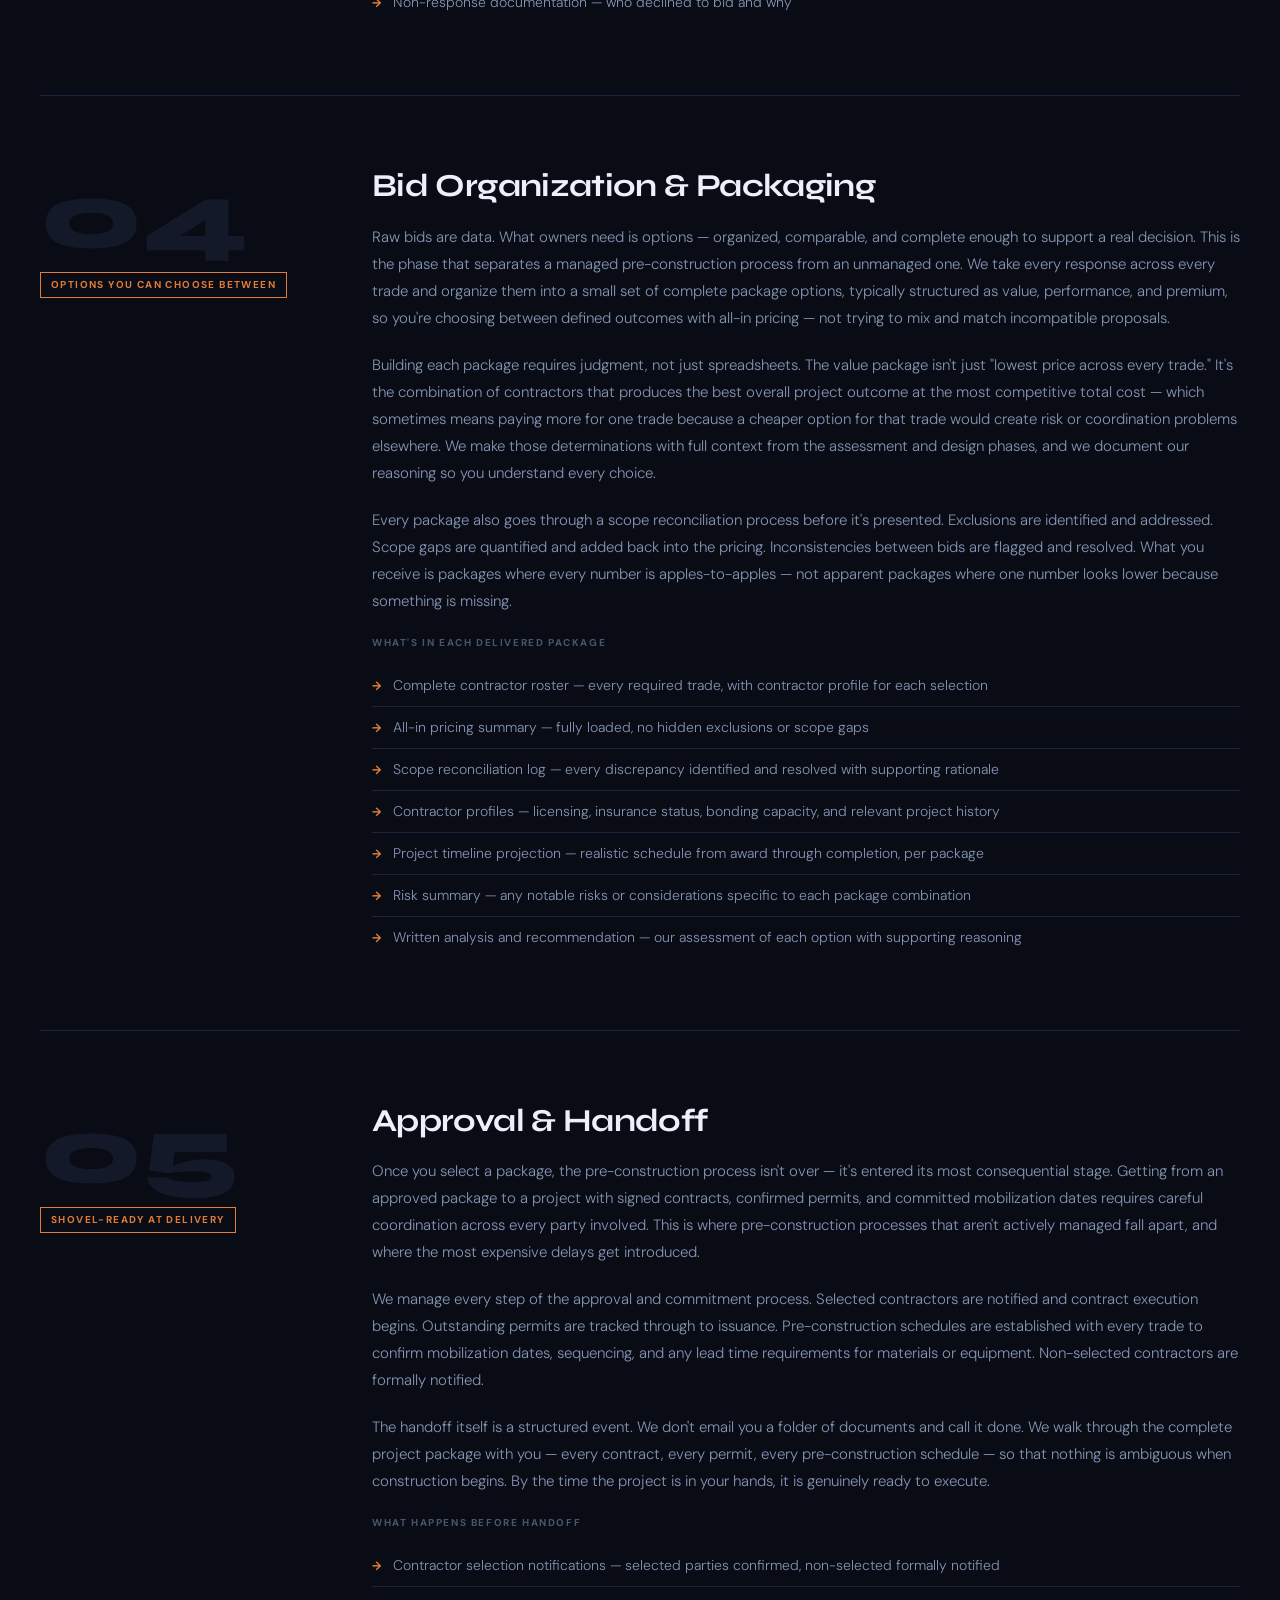
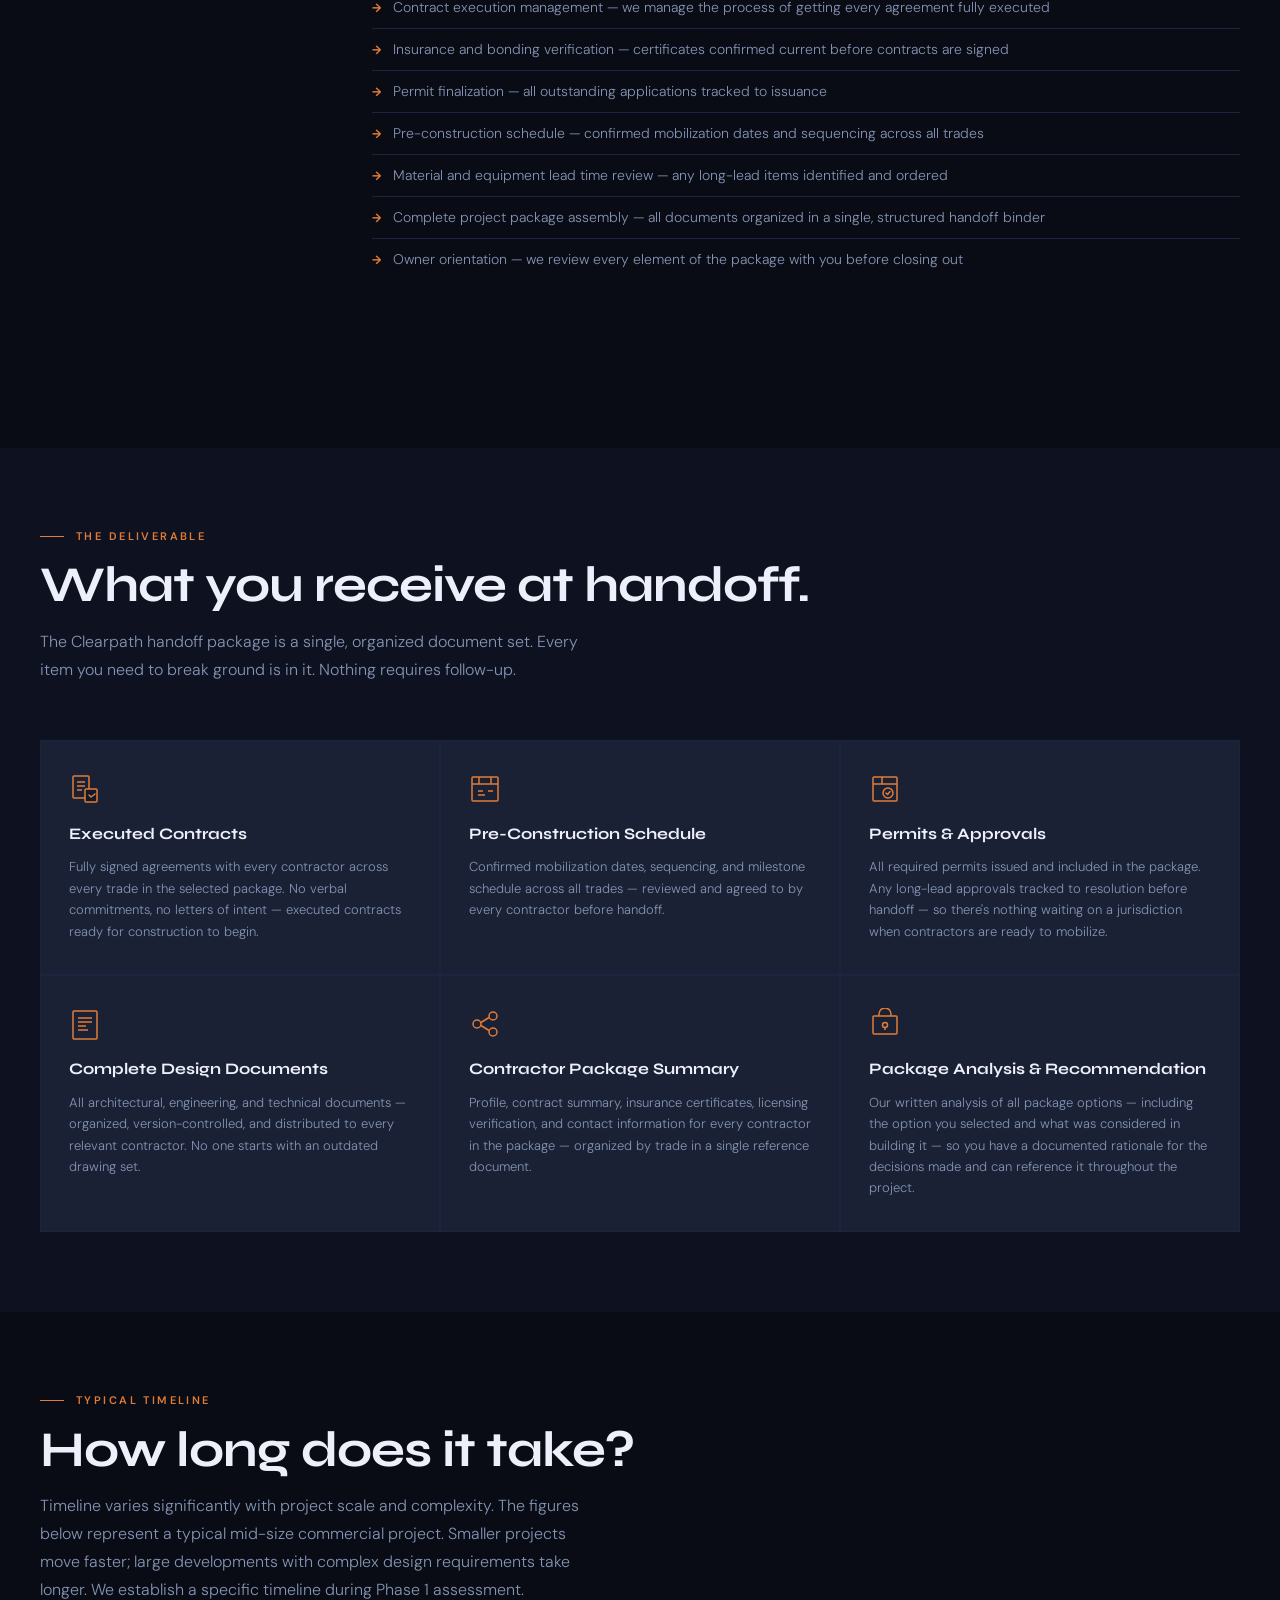
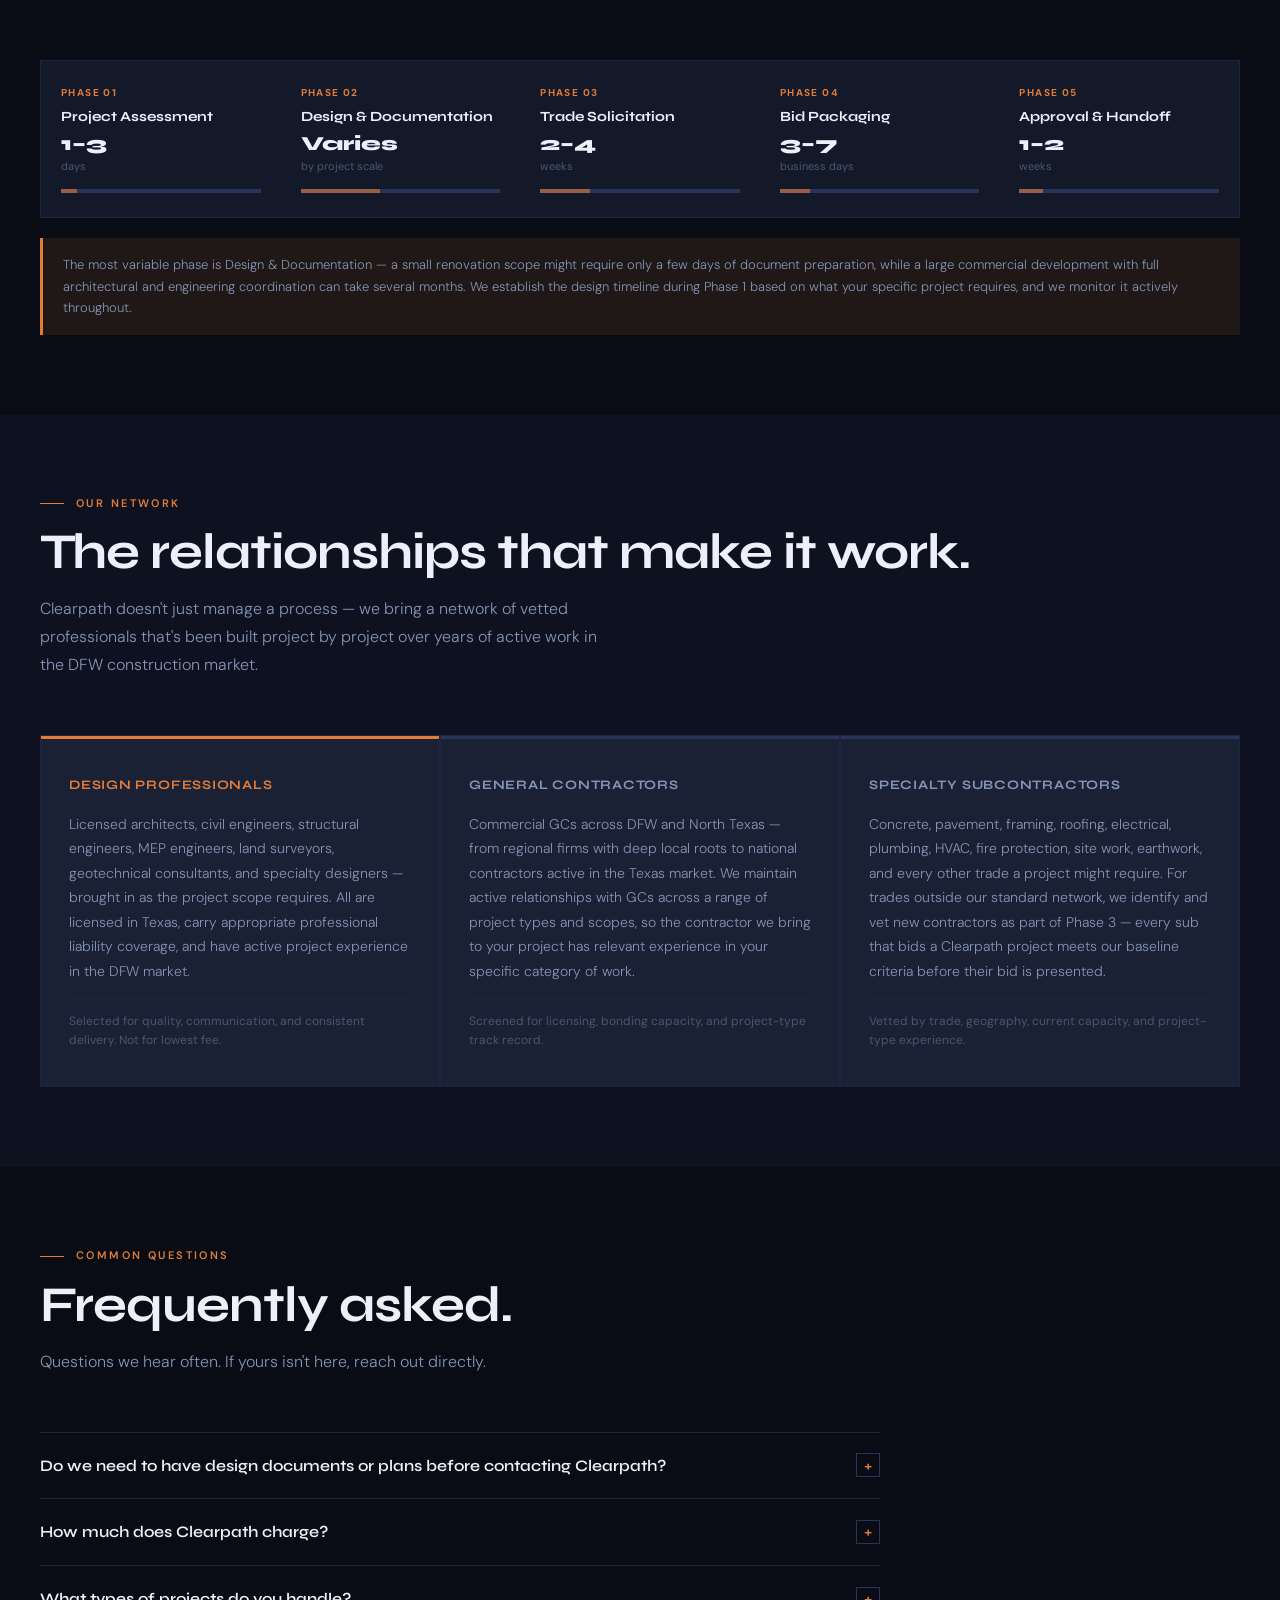
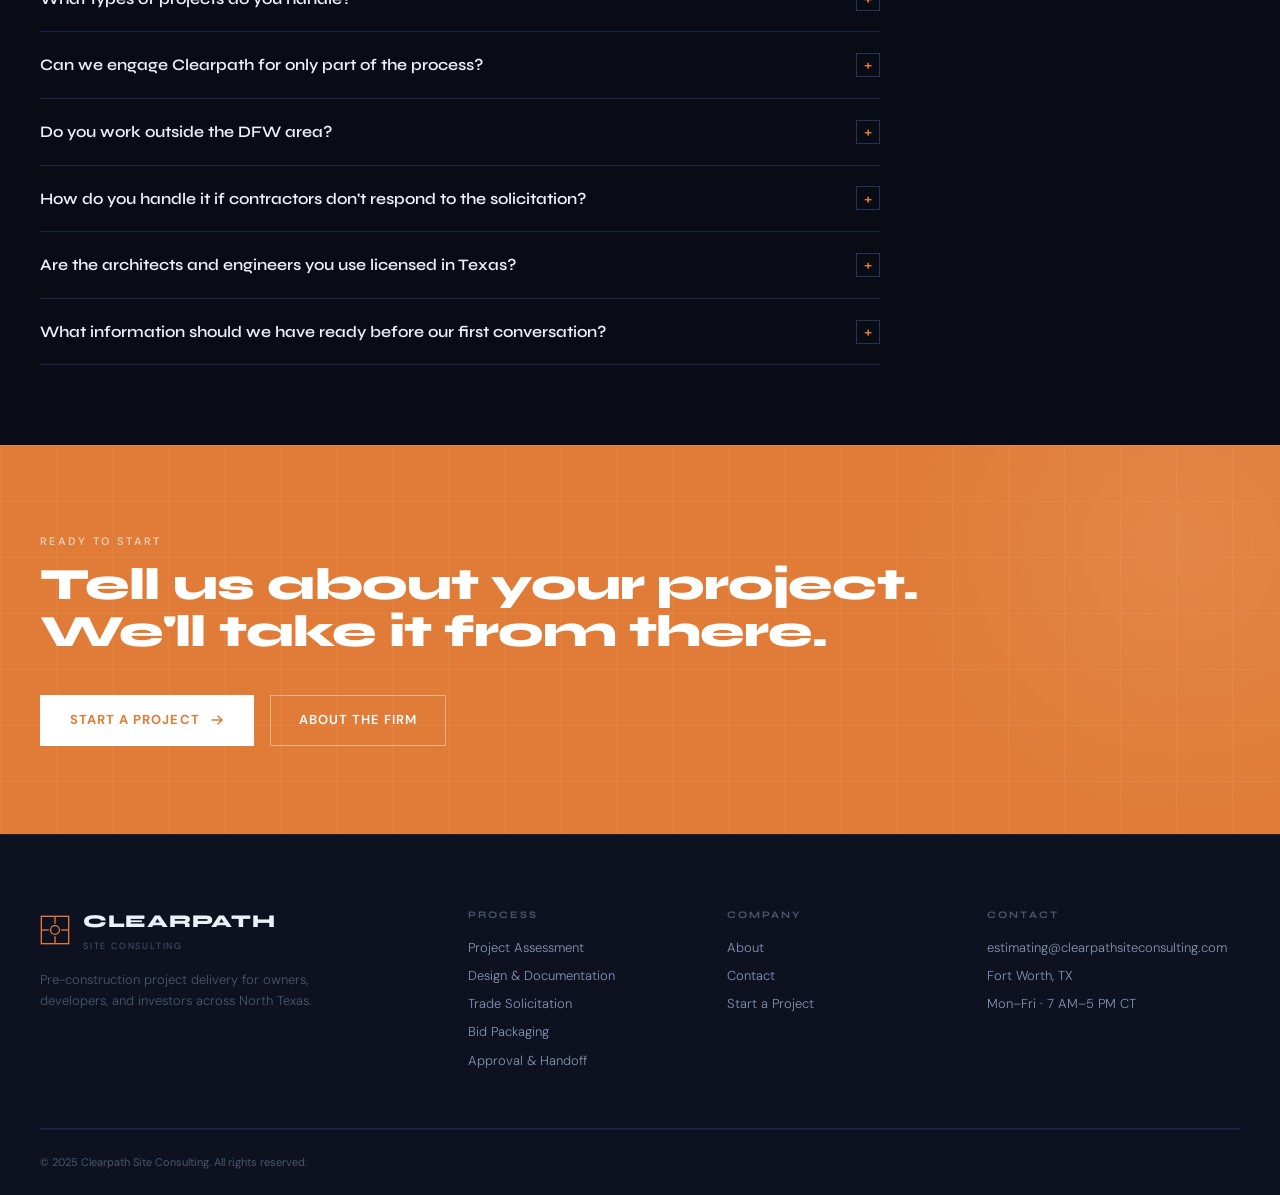
<file: services.html>
<!DOCTYPE html>
<html lang="en">
<head>
  <meta charset="UTF-8">
  <meta name="viewport" content="width=device-width, initial-scale=1.0">
  <title>Services — Clearpath Site Consulting</title>
  <meta name="description" content="Five phases covering the full pre-construction process — project assessment, design coordination, trade solicitation, bid packaging, and contractor approval. Any project, any scale, any trade.">
  <link rel="icon" href="./favicon.svg" type="image/svg+xml">
  <link rel="preconnect" href="https://fonts.googleapis.com">
  <link rel="preconnect" href="https://fonts.gstatic.com" crossorigin>
  <link href="https://fonts.googleapis.com/css2?family=Syne:wght@400;500;600;700;800&family=DM+Sans:ital,opsz,wght@0,9..40,300;0,9..40,400;0,9..40,500;0,9..40,600;1,9..40,300&display=swap" rel="stylesheet">
  <link rel="stylesheet" href="./css/styles.css">
  <style>
    /* ── FAQ accordion ─────────────────────────────────── */
    .faq-item {
      border-bottom: 1px solid var(--border);
    }
    .faq-item:first-child { border-top: 1px solid var(--border); }
    .faq-question {
      display: flex;
      align-items: center;
      justify-content: space-between;
      gap: 20px;
      padding: 20px 0;
      cursor: pointer;
      font-family: var(--font-d);
      font-size: 16px;
      font-weight: 600;
      color: var(--t1);
      list-style: none;
      user-select: none;
      transition: color 200ms;
    }
    .faq-question:hover { color: var(--orange); }
    .faq-icon {
      width: 24px;
      height: 24px;
      border: 1px solid var(--border-hi);
      display: flex;
      align-items: center;
      justify-content: center;
      flex-shrink: 0;
      font-size: 16px;
      color: var(--orange);
      transition: transform 300ms, background 200ms;
      font-style: normal;
    }
    .faq-item.open .faq-icon {
      transform: rotate(45deg);
      background: var(--orange-lt);
    }
    .faq-answer {
      display: none;
      padding: 0 0 20px 0;
      font-size: 15px;
      font-weight: 300;
      color: var(--t2);
      line-height: 1.8;
      max-width: 760px;
    }
    .faq-item.open .faq-answer { display: block; }

    /* ── Deliverable card ─────────────────────────────── */
    .deliverable-grid {
      display: grid;
      grid-template-columns: repeat(3, 1fr);
      gap: 2px;
      background: var(--border);
      border: 1px solid var(--border);
      margin-top: 48px;
    }
    .deliverable-card {
      background: var(--bg-card);
      padding: 32px 28px;
      transition: background 200ms;
    }
    .deliverable-card:hover { background: var(--bg-card-2); }
    .deliverable-icon {
      color: var(--orange);
      margin-bottom: 16px;
    }
    .deliverable-title {
      font-family: var(--font-d);
      font-size: 16px;
      font-weight: 700;
      color: var(--t1);
      margin-bottom: 10px;
    }
    .deliverable-body {
      font-size: 13px;
      font-weight: 300;
      color: var(--t2);
      line-height: 1.65;
    }

    /* ── Timeline visual ──────────────────────────────── */
    .timeline-track {
      display: grid;
      grid-template-columns: repeat(5, 1fr);
      gap: 0;
      border: 1px solid var(--border);
      background: var(--border);
      margin-top: 48px;
    }
    .timeline-cell {
      background: var(--bg-3);
      padding: 24px 20px;
    }
    .timeline-phase {
      font-size: 10px;
      font-weight: 700;
      letter-spacing: 0.14em;
      text-transform: uppercase;
      color: var(--orange);
      margin-bottom: 8px;
    }
    .timeline-name {
      font-family: var(--font-d);
      font-size: 14px;
      font-weight: 700;
      color: var(--t1);
      margin-bottom: 8px;
      line-height: 1.2;
    }
    .timeline-duration {
      font-family: var(--font-d);
      font-size: 20px;
      font-weight: 800;
      color: var(--t1);
      line-height: 1;
      margin-bottom: 4px;
    }
    .timeline-duration-note {
      font-size: 11px;
      color: var(--t3);
    }
    .timeline-bar {
      height: 4px;
      background: var(--border-hi);
      margin-top: 14px;
      position: relative;
      overflow: hidden;
    }
    .timeline-bar-fill {
      height: 100%;
      background: var(--orange);
      opacity: 0.6;
    }

    @media (max-width: 768px) {
      .deliverable-grid { grid-template-columns: 1fr; }
      .timeline-track { grid-template-columns: 1fr 1fr; }
    }
    @media (max-width: 480px) {
      .timeline-track { grid-template-columns: 1fr; }
    }
  </style>
</head>
<body>

<!-- TOP BAR -->
<div class="topbar">
  <div class="topbar-inner">
    <div class="topbar-left">
      <a href="mailto:estimating@clearpathsiteconsulting.com" class="topbar-item">
        <svg width="12" height="12" viewBox="0 0 12 12" fill="none"><rect x="1" y="2.5" width="10" height="7" rx="1" stroke="currentColor" stroke-width="1"/><path d="M1 3.5l5 3.5 5-3.5" stroke="currentColor" stroke-width="1"/></svg>
        estimating@clearpathsiteconsulting.com
      </a>
      <span class="topbar-item">
        <svg width="12" height="12" viewBox="0 0 12 12" fill="none"><circle cx="6" cy="5" r="2" stroke="currentColor" stroke-width="1"/><path d="M6 1C3.8 1 2 2.8 2 5c0 3 4 7 4 7s4-4 4-7c0-2.2-1.8-4-4-4z" stroke="currentColor" stroke-width="1"/></svg>
        Fort Worth, TX
      </span>
    </div>
  </div>
</div>
</div>

<!-- NAV -->
<nav class="nav" id="nav">
  <div class="nav-inner">
    <a href="./" class="nav-logo">
      <svg class="nav-logo-mark" viewBox="0 0 34 34" fill="none">
        <rect x="1.5" y="1.5" width="31" height="31" stroke="#e07c38" stroke-width="1.5"/>
        <line x1="17" y1="1.5"  x2="17" y2="10"   stroke="#e07c38" stroke-width="1.5"/>
        <line x1="17" y1="24"   x2="17" y2="32.5"  stroke="#e07c38" stroke-width="1.5"/>
        <line x1="1.5" y1="17"  x2="10"  y2="17"   stroke="#e07c38" stroke-width="1.5"/>
        <line x1="24"  y1="17"  x2="32.5" y2="17"  stroke="#e07c38" stroke-width="1.5"/>
        <circle cx="17" cy="17" r="5" stroke="#e07c38" stroke-width="1.5"/>
      </svg>
      <div>
        <div class="nav-logo-name">Clearpath</div>
        <div class="nav-logo-sub">Site Consulting</div>
      </div>
    </a>
    <div class="nav-links">
      <a href="./services.html" class="active">Services</a>
      <a href="./about.html">About</a>
      <a href="./contact.html">Contact</a>
      <a href="./contact.html" class="btn-nav">Start a Project</a>
    </div>
    <button class="hamburger" id="hamburger" aria-label="Open menu" aria-expanded="false">
      <span></span><span></span><span></span>
    </button>
  </div>
</nav>
<div class="nav-drawer" id="nav-drawer">
  <a href="./services.html">Services</a>
  <a href="./about.html">About</a>
  <a href="./contact.html">Contact</a>
  <a href="./contact.html" class="cta-drawer">Start a Project →</a>
</div>

<!-- PAGE HERO -->
<div class="page-hero">
  <div class="page-hero-inner">
    <div class="breadcrumb"><a href="./">Home</a><span>›</span><span>Services</span></div>
    <h1 class="page-hero-title">The Process</h1>
    <p class="page-hero-body">
      Five phases. Every engagement follows the same structured approach — scaled to what the
      project actually requires. A tenant improvement and a mixed-use development are different
      in scale, but the process that produces a sound, contractor-committed package is the same.
    </p>
  </div>
</div>

<!-- JUMP NAV -->
<div class="jump-nav">
  <div class="jump-nav-inner">
    <a href="#assessment">01 &nbsp;Assessment</a>
    <a href="#design">02 &nbsp;Design &amp; Docs</a>
    <a href="#solicitation">03 &nbsp;Solicitation</a>
    <a href="#packaging">04 &nbsp;Bid Packaging</a>
    <a href="#handoff">05 &nbsp;Handoff</a>
    <a href="#deliverable">What You Receive</a>
    <a href="#timeline">Timeline</a>
    <a href="#faq">FAQ</a>
  </div>
</div>

<!-- PHASE DETAIL -->
<div class="services-detail-wrap">
  <div class="services-detail-inner">

    <!-- 01 ─────────────────────────────────────────────── -->
    <div class="service-detail-item reveal" id="assessment">
      <div>
        <div class="sdl-num">01</div>
        <div class="sdl-tag">Every Engagement Starts Here</div>
      </div>
      <div>
        <h2 class="sdr-title">Project Assessment</h2>
        <p class="sdr-body">
          Before we produce a single document or make a single call, we need a complete
          picture of what you're trying to build and what it will take to get there.
          That sounds straightforward — and it is, when it's done right. The problem is
          that most owners have never been through a formal pre-construction process,
          and don't always know which questions to answer or which details matter.
          Our assessment is designed to find all of it.
        </p>
        <p class="sdr-body">
          We'll walk through the site conditions, any existing documentation or design work,
          budget expectations, regulatory factors that will shape the design, the construction
          timeline, and anything else that will affect what the project requires and how
          it should be sequenced. At the end of this phase, we produce a written project
          brief that becomes the foundational document for everything that follows.
          Nothing moves forward until we've agreed on what we're building.
        </p>
        <p class="sdr-body">
          Getting assessment right is also how we protect you from scope creep. A project
          that's correctly defined at the start doesn't come back three months later with
          surprise requirements that weren't anticipated. That's a preventable problem,
          and this is where it gets prevented.
        </p>
        <div class="includes-label">What Happens in This Phase</div>
        <ul class="includes-list">
          <li>Owner brief — documented scope, objectives, constraints, and success criteria</li>
          <li>Site review — conditions, access, topography, utilities, and existing infrastructure</li>
          <li>Regulatory scan — zoning, permitting requirements, building codes, and environmental considerations</li>
          <li>Budget parameters — what the project needs to come in at, and whether that's realistic</li>
          <li>Trade identification — every discipline the project requires, from design through construction</li>
          <li>Phasing plan — how the project sequences and what dependencies exist between trades</li>
          <li>Written assessment summary — delivered and signed off before Phase 2 begins</li>
        </ul>
      </div>
    </div>

    <!-- 02 ─────────────────────────────────────────────── -->
    <div class="service-detail-item reveal" id="design">
      <div>
        <div class="sdl-num">02</div>
        <div class="sdl-tag">Scaled to the Project</div>
      </div>
      <div>
        <h2 class="sdr-title">Design &amp; Documentation</h2>
        <p class="sdr-body">
          Every project needs documentation before a contractor can price it accurately.
          What that documentation looks like depends entirely on the project. Large commercial
          construction requires stamped architectural drawings, structural engineering,
          civil plans, MEP design, and detailed specifications. A parking lot rehabilitation
          requires a scope of work, site measurements, material specifications, and a defined
          bid form. We produce exactly what the project requires — using the appropriate
          professionals for the work at hand.
        </p>
        <p class="sdr-body">
          When a project calls for licensed architects or engineers, we bring them in through
          our established network of design professionals across DFW and North Texas. We have
          working relationships with architects, civil engineers, structural engineers, MEP
          engineers, land surveyors, geotechnical consultants, and specialty designers.
          We coordinate and manage their work, maintain the schedule, and ensure that
          every document produced is in the format contractors need to submit an accurate bid.
        </p>
        <p class="sdr-body">
          This is also where we catch problems before they become expensive. Incomplete
          or inconsistent design documents are one of the most common reasons bid prices
          vary wildly, contractors submit exclusions, and change orders multiply during
          construction. A complete document set, reviewed for coordination issues before
          it goes to bid, dramatically reduces all of those outcomes.
        </p>
        <div class="includes-label">What This Phase Can Include</div>
        <ul class="includes-list">
          <li>Architectural design coordination — schematic design through full construction documents as required</li>
          <li>Structural, civil, and MEP engineering coordination for projects that require it</li>
          <li>Geotechnical and environmental study coordination where site conditions warrant</li>
          <li>Site plans, grading plans, utility layouts, drainage design</li>
          <li>Scope of work documents and technical specifications for trade contractors</li>
          <li>Permitting applications — preparation and submission to relevant jurisdictions</li>
          <li>Document coordination review — verifying all disciplines are consistent before bid release</li>
          <li>Bid document package assembly — all documents organized for contractor distribution</li>
        </ul>
      </div>
    </div>

    <!-- 03 ─────────────────────────────────────────────── -->
    <div class="service-detail-item reveal" id="solicitation">
      <div>
        <div class="sdl-num">03</div>
        <div class="sdl-tag">Every Trade. Real Responses.</div>
      </div>
      <div>
        <h2 class="sdr-title">Trade Solicitation</h2>
        <p class="sdr-body">
          Once documentation is complete, we go to market — across every trade the project
          requires, simultaneously. General contractors, civil, structural, MEP, specialty
          subcontractors, suppliers where applicable — whoever the project needs. We don't
          manage one trade at a time or run sequential bid processes. Every discipline
          goes out on a common timeline so all responses come back in an organized window
          that allows for proper comparison.
        </p>
        <p class="sdr-body">
          Our approach to solicitation is direct and personal. We don't post to bid platforms
          and wait. We contact contractors we know, follow up by phone, and maintain those
          relationships project after project. That is what gets you four real bids instead
          of one, and what gets you responses from contractors who actually read the documents
          and price the full scope — not just the parts they felt like pricing.
        </p>
        <p class="sdr-body">
          We also manage all bidder communication during the solicitation period. Questions
          from any contractor are logged, answered, and issued as addenda to all bidders
          simultaneously. That keeps the process clean and prevents the informal "side
          conversations" that introduce scope inconsistencies into bid results.
        </p>
        <div class="includes-label">What Happens in This Phase</div>
        <ul class="includes-list">
          <li>Contractor identification — qualified, licensed, insured contractors in every required trade</li>
          <li>Direct outreach — phone and email contact, not platform postings</li>
          <li>Complete document package delivery to every bidder simultaneously</li>
          <li>Pre-bid meeting coordination where project complexity warrants one</li>
          <li>Bidder Q&amp;A management — questions fielded, addenda issued to all parties</li>
          <li>Active follow-up through the bid deadline — we chase responses</li>
          <li>Bid receipt and logging — all responses timestamped and organized for packaging</li>
          <li>Non-response documentation — who declined to bid and why</li>
        </ul>
      </div>
    </div>

    <!-- 04 ─────────────────────────────────────────────── -->
    <div class="service-detail-item reveal" id="packaging">
      <div>
        <div class="sdl-num">04</div>
        <div class="sdl-tag">Options You Can Choose Between</div>
      </div>
      <div>
        <h2 class="sdr-title">Bid Organization &amp; Packaging</h2>
        <p class="sdr-body">
          Raw bids are data. What owners need is options — organized, comparable, and complete
          enough to support a real decision. This is the phase that separates a managed
          pre-construction process from an unmanaged one. We take every response across every
          trade and organize them into a small set of complete package options, typically
          structured as value, performance, and premium, so you're choosing between
          defined outcomes with all-in pricing — not trying to mix and match
          incompatible proposals.
        </p>
        <p class="sdr-body">
          Building each package requires judgment, not just spreadsheets. The value package
          isn't just "lowest price across every trade." It's the combination of contractors
          that produces the best overall project outcome at the most competitive total cost —
          which sometimes means paying more for one trade because a cheaper option for that
          trade would create risk or coordination problems elsewhere. We make those
          determinations with full context from the assessment and design phases,
          and we document our reasoning so you understand every choice.
        </p>
        <p class="sdr-body">
          Every package also goes through a scope reconciliation process before it's presented.
          Exclusions are identified and addressed. Scope gaps are quantified and added back
          into the pricing. Inconsistencies between bids are flagged and resolved.
          What you receive is packages where every number is apples-to-apples —
          not apparent packages where one number looks lower because something is missing.
        </p>
        <div class="includes-label">What's In Each Delivered Package</div>
        <ul class="includes-list">
          <li>Complete contractor roster — every required trade, with contractor profile for each selection</li>
          <li>All-in pricing summary — fully loaded, no hidden exclusions or scope gaps</li>
          <li>Scope reconciliation log — every discrepancy identified and resolved with supporting rationale</li>
          <li>Contractor profiles — licensing, insurance status, bonding capacity, and relevant project history</li>
          <li>Project timeline projection — realistic schedule from award through completion, per package</li>
          <li>Risk summary — any notable risks or considerations specific to each package combination</li>
          <li>Written analysis and recommendation — our assessment of each option with supporting reasoning</li>
        </ul>
      </div>
    </div>

    <!-- 05 ─────────────────────────────────────────────── -->
    <div class="service-detail-item reveal" id="handoff">
      <div>
        <div class="sdl-num">05</div>
        <div class="sdl-tag">Shovel-Ready at Delivery</div>
      </div>
      <div>
        <h2 class="sdr-title">Approval &amp; Handoff</h2>
        <p class="sdr-body">
          Once you select a package, the pre-construction process isn't over — it's entered
          its most consequential stage. Getting from an approved package to a project with
          signed contracts, confirmed permits, and committed mobilization dates requires
          careful coordination across every party involved. This is where pre-construction
          processes that aren't actively managed fall apart, and where the most expensive
          delays get introduced.
        </p>
        <p class="sdr-body">
          We manage every step of the approval and commitment process. Selected contractors
          are notified and contract execution begins. Outstanding permits are tracked through
          to issuance. Pre-construction schedules are established with every trade to confirm
          mobilization dates, sequencing, and any lead time requirements for materials or
          equipment. Non-selected contractors are formally notified.
        </p>
        <p class="sdr-body">
          The handoff itself is a structured event. We don't email you a folder of documents
          and call it done. We walk through the complete project package with you — every
          contract, every permit, every pre-construction schedule — so that nothing is
          ambiguous when construction begins. By the time the project is in your hands,
          it is genuinely ready to execute.
        </p>
        <div class="includes-label">What Happens Before Handoff</div>
        <ul class="includes-list">
          <li>Contractor selection notifications — selected parties confirmed, non-selected formally notified</li>
          <li>Contract execution management — we manage the process of getting every agreement fully executed</li>
          <li>Insurance and bonding verification — certificates confirmed current before contracts are signed</li>
          <li>Permit finalization — all outstanding applications tracked to issuance</li>
          <li>Pre-construction schedule — confirmed mobilization dates and sequencing across all trades</li>
          <li>Material and equipment lead time review — any long-lead items identified and ordered</li>
          <li>Complete project package assembly — all documents organized in a single, structured handoff binder</li>
          <li>Owner orientation — we review every element of the package with you before closing out</li>
        </ul>
      </div>
    </div>

  </div>
</div>

<!-- WHAT YOU RECEIVE -->
<section style="background: var(--bg-2); padding: 80px 40px;" id="deliverable">
  <div class="section-inner">
    <div class="section-header">
      <div class="eyebrow reveal">The Deliverable</div>
      <h2 class="section-title reveal reveal-delay-1">What you receive at handoff.</h2>
      <p class="section-body reveal reveal-delay-2">
        The Clearpath handoff package is a single, organized document set. Every item
        you need to break ground is in it. Nothing requires follow-up.
      </p>
    </div>

    <div class="deliverable-grid reveal reveal-delay-2">

      <div class="deliverable-card">
        <div class="deliverable-icon">
          <svg width="32" height="32" viewBox="0 0 32 32" fill="none"><rect x="4" y="3" width="16" height="22" rx="1" stroke="currentColor" stroke-width="1.5"/><line x1="8" y1="9"  x2="16" y2="9"  stroke="currentColor" stroke-width="1.5"/><line x1="8" y1="13" x2="16" y2="13" stroke="currentColor" stroke-width="1.5"/><line x1="8" y1="17" x2="13" y2="17" stroke="currentColor" stroke-width="1.5"/><rect x="16" y="16" width="12" height="13" rx="1" fill="var(--bg-3)" stroke="currentColor" stroke-width="1.5"/><path d="M20 22l2 2 4-3" stroke="currentColor" stroke-width="1.5" stroke-linecap="round" stroke-linejoin="round"/></svg>
        </div>
        <div class="deliverable-title">Executed Contracts</div>
        <div class="deliverable-body">
          Fully signed agreements with every contractor across every trade in the selected package.
          No verbal commitments, no letters of intent — executed contracts ready for construction to begin.
        </div>
      </div>

      <div class="deliverable-card">
        <div class="deliverable-icon">
          <svg width="32" height="32" viewBox="0 0 32 32" fill="none"><rect x="3" y="4" width="26" height="24" rx="1" stroke="currentColor" stroke-width="1.5"/><line x1="3" y1="11" x2="29" y2="11" stroke="currentColor" stroke-width="1.5"/><line x1="10" y1="4" x2="10" y2="11" stroke="currentColor" stroke-width="1.5"/><line x1="22" y1="4" x2="22" y2="11" stroke="currentColor" stroke-width="1.5"/><line x1="9" y1="18" x2="14" y2="18" stroke="currentColor" stroke-width="1.5"/><line x1="9" y1="22" x2="16" y2="22" stroke="currentColor" stroke-width="1.5"/><line x1="19" y1="18" x2="24" y2="18" stroke="currentColor" stroke-width="1.5"/></svg>
        </div>
        <div class="deliverable-title">Pre-Construction Schedule</div>
        <div class="deliverable-body">
          Confirmed mobilization dates, sequencing, and milestone schedule across all trades —
          reviewed and agreed to by every contractor before handoff.
        </div>
      </div>

      <div class="deliverable-card">
        <div class="deliverable-icon">
          <svg width="32" height="32" viewBox="0 0 32 32" fill="none"><rect x="4" y="4" width="24" height="24" rx="1" stroke="currentColor" stroke-width="1.5"/><line x1="4"  y1="11" x2="28" y2="11" stroke="currentColor" stroke-width="1.5"/><line x1="13" y1="4"  x2="13" y2="11" stroke="currentColor" stroke-width="1.5"/><circle cx="19" cy="20" r="5" stroke="currentColor" stroke-width="1.5"/><path d="M17 20l1.5 1.5 2.5-3" stroke="currentColor" stroke-width="1.5" stroke-linecap="round" stroke-linejoin="round"/></svg>
        </div>
        <div class="deliverable-title">Permits &amp; Approvals</div>
        <div class="deliverable-body">
          All required permits issued and included in the package. Any long-lead approvals
          tracked to resolution before handoff — so there's nothing waiting on a jurisdiction
          when contractors are ready to mobilize.
        </div>
      </div>

      <div class="deliverable-card">
        <div class="deliverable-icon">
          <svg width="32" height="32" viewBox="0 0 32 32" fill="none"><rect x="4" y="3" width="24" height="28" rx="1" stroke="currentColor" stroke-width="1.5"/><line x1="9" y1="10" x2="23" y2="10" stroke="currentColor" stroke-width="1.5"/><line x1="9" y1="14" x2="23" y2="14" stroke="currentColor" stroke-width="1.5"/><line x1="9" y1="18" x2="17" y2="18" stroke="currentColor" stroke-width="1.5"/><line x1="9" y1="22" x2="19" y2="22" stroke="currentColor" stroke-width="1.5"/></svg>
        </div>
        <div class="deliverable-title">Complete Design Documents</div>
        <div class="deliverable-body">
          All architectural, engineering, and technical documents — organized, version-controlled,
          and distributed to every relevant contractor. No one starts with an outdated drawing set.
        </div>
      </div>

      <div class="deliverable-card">
        <div class="deliverable-icon">
          <svg width="32" height="32" viewBox="0 0 32 32" fill="none"><circle cx="8"  cy="16" r="4" stroke="currentColor" stroke-width="1.5"/><circle cx="24" cy="8"  r="4" stroke="currentColor" stroke-width="1.5"/><circle cx="24" cy="24" r="4" stroke="currentColor" stroke-width="1.5"/><line x1="12" y1="14.5" x2="20" y2="9.5"  stroke="currentColor" stroke-width="1.5"/><line x1="12" y1="17.5" x2="20" y2="22.5" stroke="currentColor" stroke-width="1.5"/></svg>
        </div>
        <div class="deliverable-title">Contractor Package Summary</div>
        <div class="deliverable-body">
          Profile, contract summary, insurance certificates, licensing verification, and
          contact information for every contractor in the package — organized by trade
          in a single reference document.
        </div>
      </div>

      <div class="deliverable-card">
        <div class="deliverable-icon">
          <svg width="32" height="32" viewBox="0 0 32 32" fill="none"><rect x="4" y="8" width="24" height="18" rx="1" stroke="currentColor" stroke-width="1.5"/><path d="M10 8V6a6 6 0 0112 0v2" stroke="currentColor" stroke-width="1.5"/><circle cx="16" cy="17" r="2.5" stroke="currentColor" stroke-width="1.5"/><line x1="16" y1="19.5" x2="16" y2="22" stroke="currentColor" stroke-width="1.5"/></svg>
        </div>
        <div class="deliverable-title">Package Analysis &amp; Recommendation</div>
        <div class="deliverable-body">
          Our written analysis of all package options — including the option you selected and
          what was considered in building it — so you have a documented rationale for the
          decisions made and can reference it throughout the project.
        </div>
      </div>

    </div>
  </div>
</section>

<!-- TYPICAL TIMELINE -->
<section style="background: var(--bg); padding: 80px 40px;" id="timeline">
  <div class="section-inner">
    <div class="section-header">
      <div class="eyebrow reveal">Typical Timeline</div>
      <h2 class="section-title reveal reveal-delay-1">How long does it take?</h2>
      <p class="section-body reveal reveal-delay-2">
        Timeline varies significantly with project scale and complexity. The figures below
        represent a typical mid-size commercial project. Smaller projects move faster;
        large developments with complex design requirements take longer.
        We establish a specific timeline during Phase 1 assessment.
      </p>
    </div>

    <div class="timeline-track reveal reveal-delay-2">
      <div class="timeline-cell">
        <div class="timeline-phase">Phase 01</div>
        <div class="timeline-name">Project Assessment</div>
        <div class="timeline-duration">1–3</div>
        <div class="timeline-duration-note">days</div>
        <div class="timeline-bar"><div class="timeline-bar-fill" style="width:8%"></div></div>
      </div>
      <div class="timeline-cell">
        <div class="timeline-phase">Phase 02</div>
        <div class="timeline-name">Design &amp; Documentation</div>
        <div class="timeline-duration">Varies</div>
        <div class="timeline-duration-note">by project scale</div>
        <div class="timeline-bar"><div class="timeline-bar-fill" style="width:40%"></div></div>
      </div>
      <div class="timeline-cell">
        <div class="timeline-phase">Phase 03</div>
        <div class="timeline-name">Trade Solicitation</div>
        <div class="timeline-duration">2–4</div>
        <div class="timeline-duration-note">weeks</div>
        <div class="timeline-bar"><div class="timeline-bar-fill" style="width:25%"></div></div>
      </div>
      <div class="timeline-cell">
        <div class="timeline-phase">Phase 04</div>
        <div class="timeline-name">Bid Packaging</div>
        <div class="timeline-duration">3–7</div>
        <div class="timeline-duration-note">business days</div>
        <div class="timeline-bar"><div class="timeline-bar-fill" style="width:15%"></div></div>
      </div>
      <div class="timeline-cell">
        <div class="timeline-phase">Phase 05</div>
        <div class="timeline-name">Approval &amp; Handoff</div>
        <div class="timeline-duration">1–2</div>
        <div class="timeline-duration-note">weeks</div>
        <div class="timeline-bar"><div class="timeline-bar-fill" style="width:12%"></div></div>
      </div>
    </div>

    <div style="margin-top: 20px; padding: 16px 20px; border-left: 3px solid var(--orange); background: var(--orange-lt); font-size: 13px; font-weight: 300; color: var(--t2); line-height: 1.65;" class="reveal reveal-delay-3">
      The most variable phase is Design &amp; Documentation — a small renovation scope might require only a few days of document preparation, while a large commercial development with full architectural and engineering coordination can take several months. We establish the design timeline during Phase 1 based on what your specific project requires, and we monitor it actively throughout.
    </div>
  </div>
</section>

<!-- OUR NETWORK -->
<section style="background: var(--bg-2); padding: 80px 40px;">
  <div class="section-inner">
    <div class="section-header">
      <div class="eyebrow reveal">Our Network</div>
      <h2 class="section-title reveal reveal-delay-1">The relationships that make it work.</h2>
      <p class="section-body reveal reveal-delay-2">
        Clearpath doesn't just manage a process — we bring a network of vetted professionals
        that's been built project by project over years of active work in the DFW construction market.
      </p>
    </div>

    <div style="display:grid;grid-template-columns:repeat(3,1fr);gap:2px;background:var(--border);border:1px solid var(--border);" class="reveal reveal-delay-2">
      <div style="background:var(--bg-card);padding:36px 28px;border-top:3px solid var(--orange);">
        <div style="font-family:var(--font-d);font-size:13px;font-weight:700;letter-spacing:0.06em;text-transform:uppercase;color:var(--orange);margin-bottom:16px;">Design Professionals</div>
        <p style="font-size:14px;font-weight:300;color:var(--t2);line-height:1.75;margin-bottom:16px;">Licensed architects, civil engineers, structural engineers, MEP engineers, land surveyors, geotechnical consultants, and specialty designers — brought in as the project scope requires. All are licensed in Texas, carry appropriate professional liability coverage, and have active project experience in the DFW market.</p>
        <div style="font-size:12px;color:var(--t3);padding-top:12px;border-top:1px solid var(--border);">Selected for quality, communication, and consistent delivery. Not for lowest fee.</div>
      </div>
      <div style="background:var(--bg-card);padding:36px 28px;border-top:3px solid var(--border-hi);">
        <div style="font-family:var(--font-d);font-size:13px;font-weight:700;letter-spacing:0.06em;text-transform:uppercase;color:var(--t2);margin-bottom:16px;">General Contractors</div>
        <p style="font-size:14px;font-weight:300;color:var(--t2);line-height:1.75;margin-bottom:16px;">Commercial GCs across DFW and North Texas — from regional firms with deep local roots to national contractors active in the Texas market. We maintain active relationships with GCs across a range of project types and scopes, so the contractor we bring to your project has relevant experience in your specific category of work.</p>
        <div style="font-size:12px;color:var(--t3);padding-top:12px;border-top:1px solid var(--border);">Screened for licensing, bonding capacity, and project-type track record.</div>
      </div>
      <div style="background:var(--bg-card);padding:36px 28px;border-top:3px solid var(--border-hi);">
        <div style="font-family:var(--font-d);font-size:13px;font-weight:700;letter-spacing:0.06em;text-transform:uppercase;color:var(--t2);margin-bottom:16px;">Specialty Subcontractors</div>
        <p style="font-size:14px;font-weight:300;color:var(--t2);line-height:1.75;margin-bottom:16px;">Concrete, pavement, framing, roofing, electrical, plumbing, HVAC, fire protection, site work, earthwork, and every other trade a project might require. For trades outside our standard network, we identify and vet new contractors as part of Phase 3 — every sub that bids a Clearpath project meets our baseline criteria before their bid is presented.</p>
        <div style="font-size:12px;color:var(--t3);padding-top:12px;border-top:1px solid var(--border);">Vetted by trade, geography, current capacity, and project-type experience.</div>
      </div>
    </div>
  </div>
</section>

<!-- FAQ -->
<section style="background: var(--bg); padding: 80px 40px;" id="faq">
  <div class="section-inner">
    <div class="section-header">
      <div class="eyebrow reveal">Common Questions</div>
      <h2 class="section-title reveal reveal-delay-1">Frequently asked.</h2>
      <p class="section-body reveal reveal-delay-2">
        Questions we hear often. If yours isn't here, reach out directly.
      </p>
    </div>

    <div style="max-width: 840px; margin-top: 48px;" class="reveal reveal-delay-2">

      <div class="faq-item">
        <div class="faq-question" onclick="this.parentElement.classList.toggle('open')">
          Do we need to have design documents or plans before contacting Clearpath?
          <span class="faq-icon">+</span>
        </div>
        <div class="faq-answer">
          No. You don't need anything beyond a description of what you want to build.
          If you already have design documents or architectural drawings from a previous
          effort, we can absolutely work from those — but they're not a requirement.
          Phase 1 assessment starts with whatever information you have, and Phase 2
          produces whatever documentation your project still needs. Many of our clients
          come to us with nothing more than a site and an idea.
        </div>
      </div>

      <div class="faq-item">
        <div class="faq-question" onclick="this.parentElement.classList.toggle('open')">
          How much does Clearpath charge?
          <span class="faq-icon">+</span>
        </div>
        <div class="faq-answer">
          We charge a flat fee that's confirmed before any engagement begins. The fee
          varies based on project scale and complexity — what's required on a tenant
          improvement is different from what's required on a ground-up commercial
          development. We don't charge a percentage of the contract value, and our fee
          doesn't change based on how many trades are involved or how many bids come back.
          Contact us with your project details and we'll outline the process and fee
          specific to your project before you commit to anything.
        </div>
      </div>

      <div class="faq-item">
        <div class="faq-question" onclick="this.parentElement.classList.toggle('open')">
          What types of projects do you handle?
          <span class="faq-icon">+</span>
        </div>
        <div class="faq-answer">
          Any project that has a pre-construction phase. Commercial construction, residential
          development, mixed-use, industrial, retail, hospitality, renovation and rehabilitation,
          site work and infrastructure. The process we run is the same regardless of project
          type — what changes is the design disciplines and trade contractors involved.
          If you're unsure whether your project fits, contact us and describe it.
          We'll tell you directly whether it's a good fit.
        </div>
      </div>

      <div class="faq-item">
        <div class="faq-question" onclick="this.parentElement.classList.toggle('open')">
          Can we engage Clearpath for only part of the process?
          <span class="faq-icon">+</span>
        </div>
        <div class="faq-answer">
          Yes. The five phases are the complete engagement, but clients sometimes come
          to us with design documents already complete and need only solicitation, packaging,
          and handoff. Others have design and bids but need the bids organized into
          comparable packages. We can enter the process at any phase and take it forward
          from there. What we don't do is take partial ownership of a phase — if we're
          running solicitation, we run all of it, not part of it.
        </div>
      </div>

      <div class="faq-item">
        <div class="faq-question" onclick="this.parentElement.classList.toggle('open')">
          Do you work outside the DFW area?
          <span class="faq-icon">+</span>
        </div>
        <div class="faq-answer">
          Our primary service area is the eight-county DFW Metroplex and immediate
          surrounding region, where our contractor network is strongest and we can
          respond most effectively. For larger projects — particularly those above
          $5M in total construction value — we work statewide. Our design professional
          relationships extend across Texas, and for larger scopes we can build out
          an appropriate contractor network for the specific location. Contact us
          with your project location and we'll confirm whether we can help.
        </div>
      </div>

      <div class="faq-item">
        <div class="faq-question" onclick="this.parentElement.classList.toggle('open')">
          How do you handle it if contractors don't respond to the solicitation?
          <span class="faq-icon">+</span>
        </div>
        <div class="faq-answer">
          We follow up actively by phone throughout the solicitation period and document
          every contact. If we're not getting adequate response in a trade, we identify
          additional contractors and expand the solicitation before the bid deadline.
          Our goal for every trade is a minimum of three qualified responses — and when
          that's not achievable due to genuine market conditions, we tell you clearly,
          explain why, and present what we have with full context. We don't dress up
          an inadequate bid set as a competitive one.
        </div>
      </div>

      <div class="faq-item">
        <div class="faq-question" onclick="this.parentElement.classList.toggle('open')">
          Are the architects and engineers you use licensed in Texas?
          <span class="faq-icon">+</span>
        </div>
        <div class="faq-answer">
          Yes. Every design professional we engage holds a current Texas license in
          their discipline and carries appropriate professional liability insurance.
          For projects requiring a Certificate of Occupancy or permit-ready drawings,
          documents are sealed by the licensed professional of record as required
          by the applicable jurisdiction. If a project has specific licensing requirements
          we haven't encountered before, we identify that in Phase 1 and confirm our
          network can address it before we proceed.
        </div>
      </div>

      <div class="faq-item">
        <div class="faq-question" onclick="this.parentElement.classList.toggle('open')">
          What information should we have ready before our first conversation?
          <span class="faq-icon">+</span>
        </div>
        <div class="faq-answer">
          The more detail you can provide, the more useful the first conversation will be —
          but you don't need to have everything organized. Helpful to have: a description
          of what you want to build, the address or general location of the site, any
          existing documents (surveys, prior plans, permits), your budget range, and
          your desired timeline for construction to begin. If you have none of that,
          a clear description of the project in plain language is enough to start.
          We'll ask the questions we need from there.
        </div>
      </div>

    </div>
  </div>
</section>

<!-- CTA -->
<div class="cta-section">
  <div class="cta-inner">
    <div>
      <div class="cta-eyebrow">Ready to Start</div>
      <div class="cta-title">Tell us about your project.<br>We'll take it from there.</div>
    </div>
    <div style="display:flex;gap:16px;flex-wrap:wrap;align-items:center;">
      <a href="./contact.html" class="btn-white">
        Start a Project
        <svg width="14" height="14" viewBox="0 0 14 14" fill="none"><path d="M2 7h10M8 3l4 4-4 4" stroke="currentColor" stroke-width="1.5" stroke-linecap="round" stroke-linejoin="round"/></svg>
      </a>
      <a href="./about.html" class="btn-outline">About the Firm</a>
    </div>
  </div>
</div>

<!-- FOOTER -->
<footer>
  <div class="footer-inner">
    <div class="footer-top">
      <div>
        <a href="./" class="footer-logo">
          <svg width="30" height="30" viewBox="0 0 34 34" fill="none">
            <rect x="1.5" y="1.5" width="31" height="31" stroke="#e07c38" stroke-width="1.5"/>
            <line x1="17" y1="1.5"  x2="17" y2="10"   stroke="#e07c38" stroke-width="1.5"/>
            <line x1="17" y1="24"   x2="17" y2="32.5"  stroke="#e07c38" stroke-width="1.5"/>
            <line x1="1.5" y1="17"  x2="10"  y2="17"  stroke="#e07c38" stroke-width="1.5"/>
            <line x1="24"  y1="17"  x2="32.5" y2="17" stroke="#e07c38" stroke-width="1.5"/>
            <circle cx="17" cy="17" r="5" stroke="#e07c38" stroke-width="1.5"/>
          </svg>
          <div>
            <div class="footer-logo-name">Clearpath</div>
            <div class="footer-logo-sub">Site Consulting</div>
          </div>
        </a>
        <p class="footer-tagline">Pre-construction project delivery for owners, developers, and investors across North Texas.</p>
      </div>
      <div class="footer-col">
        <div class="footer-col-title">Process</div>
        <a href="#assessment">Project Assessment</a>
        <a href="#design">Design &amp; Documentation</a>
        <a href="#solicitation">Trade Solicitation</a>
        <a href="#packaging">Bid Packaging</a>
        <a href="#handoff">Approval &amp; Handoff</a>
      </div>
      <div class="footer-col">
        <div class="footer-col-title">Company</div>
        <a href="./about.html">About</a>
        <a href="./contact.html">Contact</a>
        <a href="./contact.html">Start a Project</a>
      </div>
      <div class="footer-col">
        <div class="footer-col-title">Contact</div>
        <p>estimating@clearpathsiteconsulting.com</p>
        <p>Fort Worth, TX</p>
        <p>Mon–Fri · 7 AM–5 PM CT</p>
      </div>
    </div>
    <div class="footer-bottom">
      <div>© 2025 Clearpath Site Consulting. All rights reserved.</div>
    </div>
  </div>
</footer>

<script src="./js/main.js"></script>
<script>
  // FAQ accordion keyboard support
  document.querySelectorAll('.faq-question').forEach(q => {
    q.setAttribute('tabindex', '0');
    q.addEventListener('keydown', e => {
      if (e.key === 'Enter' || e.key === ' ') {
        e.preventDefault();
        q.parentElement.classList.toggle('open');
      }
    });
  });
</script>
</body>
</html>
</file>
<file: css/styles.css>
@import url('https://fonts.googleapis.com/css2?family=Syne:wght@400;500;600;700;800&family=DM+Sans:ital,opsz,wght@0,9..40,300;0,9..40,400;0,9..40,500;0,9..40,600;1,9..40,400;1,9..40,300&display=swap');

/* ═══════════════════════════════════════════════════════════════
   RESET
═══════════════════════════════════════════════════════════════ */
*, *::before, *::after { box-sizing: border-box; margin: 0; padding: 0; }
html { scroll-behavior: smooth; }
body {
  background: var(--bg);
  color: var(--t1);
  font-family: var(--font-b);
  font-size: 16px;
  line-height: 1.6;
  -webkit-font-smoothing: antialiased;
  -moz-osx-font-smoothing: grayscale;
  overflow-x: hidden;
}
img, svg { display: block; max-width: 100%; }
a { color: inherit; text-decoration: none; }
ul, ol { list-style: none; }
button { cursor: pointer; font-family: inherit; border: none; background: none; }

/* ═══════════════════════════════════════════════════════════════
   DESIGN TOKENS
═══════════════════════════════════════════════════════════════ */
:root {
  /* Backgrounds */
  --bg:          #090c14;
  --bg-2:        #0e1220;
  --bg-3:        #141929;
  --bg-card:     #1a2135;
  --bg-card-2:   #1f2840;
  --bg-hover:    #222d46;

  /* Borders */
  --border:      #1c2540;
  --border-hi:   #28335a;
  --border-accent: rgba(223, 124, 56, 0.25);

  /* Brand */
  --orange:      #e07c38;
  --orange-dim:  #b8621e;
  --orange-lt:   rgba(224, 124, 56, 0.1);
  --orange-glow: rgba(224, 124, 56, 0.06);
  --orange-2:    #f09040;
  --gold:        #c9a84c;

  /* Semantic */
  --green:  #3ecf8e;
  --red:    #e05252;
  --blue:   #4a9eff;
  --warn:   #f0b429;

  /* Text */
  --t1: #edf0fa;
  --t2: #8494b4;
  --t3: #48576e;
  --t4: #2d3a52;

  /* Typography */
  --font-d: 'Syne', sans-serif;
  --font-b: 'DM Sans', sans-serif;

  /* Layout */
  --nav-h:    70px;
  --topbar-h: 36px;
  --max:      1200px;
  --max-wide: 1400px;

  /* Effects */
  --shadow-card: 0 4px 24px rgba(0,0,0,0.4);
  --shadow-lift: 0 12px 40px rgba(0,0,0,0.5);
  --ease-out: cubic-bezier(0.16, 1, 0.3, 1);
  --ease-spring: cubic-bezier(0.22, 1.2, 0.36, 1);
}

/* ═══════════════════════════════════════════════════════════════
   SCROLLBAR
═══════════════════════════════════════════════════════════════ */
::-webkit-scrollbar { width: 5px; }
::-webkit-scrollbar-track { background: var(--bg); }
::-webkit-scrollbar-thumb { background: var(--border-hi); border-radius: 2px; }
::-webkit-scrollbar-thumb:hover { background: var(--t3); }

/* ═══════════════════════════════════════════════════════════════
   TOP BAR
═══════════════════════════════════════════════════════════════ */
.topbar {
  height: var(--topbar-h);
  background: var(--bg-2);
  border-bottom: 1px solid var(--border);
  display: flex;
  align-items: center;
  padding: 0 40px;
  position: sticky;
  top: 0;
  z-index: 200;
}
.topbar-inner {
  max-width: var(--max);
  margin: 0 auto;
  width: 100%;
  display: flex;
  align-items: center;
  justify-content: space-between;
}
.topbar-left {
  display: flex;
  align-items: center;
  gap: 24px;
}
.topbar-item {
  display: flex;
  align-items: center;
  gap: 7px;
  font-size: 11px;
  color: var(--t3);
  letter-spacing: 0.04em;
  transition: color 200ms;
}
.topbar-item:hover { color: var(--t2); }
.topbar-item svg { flex-shrink: 0; }
.topbar-right {
  display: flex;
  align-items: center;
  gap: 20px;
}
.topbar-assoc {
  font-size: 10px;
  font-weight: 600;
  letter-spacing: 0.1em;
  text-transform: uppercase;
  color: var(--t4);
  display: flex;
  align-items: center;
  gap: 16px;
}
.topbar-assoc span {
  padding: 3px 8px;
  border: 1px solid var(--border-hi);
  color: var(--t3);
  transition: border-color 200ms, color 200ms;
}
.topbar-assoc span:hover { border-color: var(--border-accent); color: var(--t2); }

/* ═══════════════════════════════════════════════════════════════
   NAVIGATION
═══════════════════════════════════════════════════════════════ */
.nav {
  position: sticky;
  top: var(--topbar-h);
  z-index: 190;
  height: var(--nav-h);
  display: flex;
  align-items: center;
  padding: 0 40px;
  background: rgba(9, 12, 20, 0.95);
  backdrop-filter: blur(20px);
  border-bottom: 1px solid var(--border);
  transition: box-shadow 300ms;
}
.nav.elevated { box-shadow: 0 4px 32px rgba(0,0,0,0.4); }

.nav-inner {
  max-width: var(--max);
  margin: 0 auto;
  width: 100%;
  display: flex;
  align-items: center;
  justify-content: space-between;
}

.nav-logo {
  display: flex;
  align-items: center;
  gap: 13px;
  text-decoration: none;
  flex-shrink: 0;
}
.nav-logo-mark { width: 34px; height: 34px; flex-shrink: 0; }
.nav-logo-name {
  font-family: var(--font-d);
  font-weight: 800;
  font-size: 19px;
  letter-spacing: 0.04em;
  text-transform: uppercase;
  color: var(--t1);
  line-height: 1;
}
.nav-logo-sub {
  font-size: 9px;
  font-weight: 400;
  letter-spacing: 0.2em;
  text-transform: uppercase;
  color: var(--t3);
  margin-top: 3px;
}

.nav-links {
  display: flex;
  align-items: center;
  gap: 8px;
}
.nav-links a {
  font-size: 12px;
  font-weight: 500;
  letter-spacing: 0.08em;
  text-transform: uppercase;
  color: var(--t2);
  padding: 8px 14px;
  border-radius: 2px;
  transition: color 200ms, background 200ms;
}
.nav-links a:hover { color: var(--t1); background: var(--bg-card); }
.nav-links a.active { color: var(--t1); }

.btn-nav {
  background: var(--orange) !important;
  color: #fff !important;
  padding: 9px 20px !important;
  font-weight: 700 !important;
  letter-spacing: 0.06em !important;
  transition: background 200ms, transform 200ms !important;
  margin-left: 8px;
}
.btn-nav:hover {
  background: var(--orange-dim) !important;
  transform: translateY(-1px) !important;
}

.hamburger {
  display: none;
  flex-direction: column;
  gap: 5px;
  padding: 6px;
  background: none;
  border: none;
}
.hamburger span {
  display: block;
  width: 22px;
  height: 1.5px;
  background: var(--t2);
  transition: all 220ms;
  transform-origin: center;
}
.hamburger.open span:nth-child(1) { transform: translateY(6.5px) rotate(45deg); }
.hamburger.open span:nth-child(2) { opacity: 0; transform: scaleX(0); }
.hamburger.open span:nth-child(3) { transform: translateY(-6.5px) rotate(-45deg); }

.nav-drawer {
  display: none;
  position: fixed;
  top: calc(var(--topbar-h) + var(--nav-h));
  left: 0; right: 0;
  background: var(--bg-2);
  border-bottom: 1px solid var(--border);
  padding: 8px 20px 20px;
  z-index: 188;
  animation: drawerSlide 220ms var(--ease-out);
}
@keyframes drawerSlide {
  from { opacity: 0; transform: translateY(-8px); }
  to   { opacity: 1; transform: translateY(0); }
}
.nav-drawer.open { display: block; }
.nav-drawer a {
  display: block;
  padding: 14px 0;
  border-bottom: 1px solid var(--border);
  font-size: 14px;
  font-weight: 500;
  color: var(--t2);
  letter-spacing: 0.04em;
  transition: color 150ms;
}
.nav-drawer a:hover { color: var(--t1); }
.nav-drawer a.cta-drawer { color: var(--orange); font-weight: 700; border-bottom: none; }

/* ═══════════════════════════════════════════════════════════════
   BUTTONS
═══════════════════════════════════════════════════════════════ */
.btn-primary {
  display: inline-flex;
  align-items: center;
  gap: 10px;
  background: var(--orange);
  color: #fff;
  padding: 15px 30px;
  font-family: var(--font-b);
  font-size: 13px;
  font-weight: 700;
  letter-spacing: 0.08em;
  text-transform: uppercase;
  text-decoration: none;
  border: none;
  transition: background 200ms, transform 200ms, box-shadow 200ms;
  flex-shrink: 0;
}
.btn-primary:hover {
  background: var(--orange-dim);
  transform: translateY(-2px);
  box-shadow: 0 8px 28px rgba(224, 124, 56, 0.3);
}

.btn-secondary {
  display: inline-flex;
  align-items: center;
  gap: 10px;
  color: var(--t2);
  padding: 15px 0;
  font-family: var(--font-b);
  font-size: 13px;
  font-weight: 500;
  letter-spacing: 0.08em;
  text-transform: uppercase;
  text-decoration: none;
  border-bottom: 1px solid var(--border-hi);
  transition: color 200ms, border-color 200ms;
}
.btn-secondary:hover { color: var(--t1); border-color: var(--t2); }
.btn-secondary .arrow { transition: transform 200ms; }
.btn-secondary:hover .arrow { transform: translateX(4px); }

.btn-white {
  display: inline-flex;
  align-items: center;
  gap: 10px;
  background: #fff;
  color: var(--orange);
  padding: 15px 30px;
  font-family: var(--font-b);
  font-size: 13px;
  font-weight: 700;
  letter-spacing: 0.08em;
  text-transform: uppercase;
  text-decoration: none;
  transition: transform 200ms, box-shadow 200ms;
}
.btn-white:hover { transform: translateY(-2px); box-shadow: 0 10px 32px rgba(0,0,0,0.25); }

.btn-outline {
  display: inline-flex;
  align-items: center;
  gap: 10px;
  background: transparent;
  color: #fff;
  padding: 14px 28px;
  font-family: var(--font-b);
  font-size: 13px;
  font-weight: 600;
  letter-spacing: 0.08em;
  text-transform: uppercase;
  text-decoration: none;
  border: 1px solid rgba(255,255,255,0.4);
  transition: background 200ms, border-color 200ms;
}
.btn-outline:hover { background: rgba(255,255,255,0.1); border-color: rgba(255,255,255,0.7); }

/* ═══════════════════════════════════════════════════════════════
   HERO — HOMEPAGE (SPLIT LAYOUT)
═══════════════════════════════════════════════════════════════ */
.hero {
  min-height: calc(100vh - var(--topbar-h) - var(--nav-h));
  display: grid;
  grid-template-columns: 1fr 1fr;
  align-items: center;
  position: relative;
  overflow: hidden;
  background-color: var(--bg);
}

/* Animated grid background */
.hero::before {
  content: '';
  position: absolute;
  inset: 0;
  background-image:
    linear-gradient(rgba(224, 124, 56, 0.04) 1px, transparent 1px),
    linear-gradient(90deg, rgba(224, 124, 56, 0.04) 1px, transparent 1px);
  background-size: 72px 72px;
  animation: gridDrift 80s linear infinite;
  pointer-events: none;
}
@keyframes gridDrift {
  from { background-position: 0 0; }
  to   { background-position: 72px 72px; }
}

/* Radial glow */
.hero::after {
  content: '';
  position: absolute;
  top: -20%; left: -10%;
  width: 70%;
  height: 140%;
  background: radial-gradient(ellipse at center,
    rgba(224, 124, 56, 0.05) 0%,
    transparent 65%);
  pointer-events: none;
  animation: glowBreath 10s ease-in-out infinite alternate;
}
@keyframes glowBreath {
  from { opacity: 0.5; }
  to   { opacity: 1; }
}

.hero-left {
  padding: 80px 64px 80px 40px;
  max-width: 680px;
  margin-left: auto;
  position: relative;
  z-index: 1;
}

.hero-eyebrow {
  display: flex;
  align-items: center;
  gap: 12px;
  font-size: 11px;
  font-weight: 600;
  letter-spacing: 0.22em;
  text-transform: uppercase;
  color: var(--orange);
  margin-bottom: 24px;
  opacity: 0;
  animation: fadeUp 700ms 150ms var(--ease-out) forwards;
}
.hero-eyebrow::before {
  content: '';
  display: block;
  width: 32px;
  height: 1px;
  background: var(--orange);
}

.hero-title {
  font-family: var(--font-d);
  font-weight: 800;
  font-size: clamp(44px, 5.5vw, 80px);
  line-height: 0.95;
  letter-spacing: -0.025em;
  color: var(--t1);
  margin-bottom: 28px;
  opacity: 0;
  animation: fadeUp 700ms 280ms var(--ease-out) forwards;
}
.hero-title em {
  font-style: normal;
  color: var(--orange);
  display: block;
}

.hero-body {
  font-size: 17px;
  font-weight: 300;
  color: var(--t2);
  line-height: 1.75;
  max-width: 480px;
  margin-bottom: 40px;
  opacity: 0;
  animation: fadeUp 700ms 420ms var(--ease-out) forwards;
}

.hero-actions {
  display: flex;
  align-items: center;
  gap: 24px;
  flex-wrap: wrap;
  opacity: 0;
  animation: fadeUp 700ms 550ms var(--ease-out) forwards;
}

.hero-proof {
  display: flex;
  align-items: center;
  gap: 28px;
  margin-top: 56px;
  padding-top: 36px;
  border-top: 1px solid var(--border);
  flex-wrap: wrap;
  opacity: 0;
  animation: fadeUp 700ms 680ms var(--ease-out) forwards;
}
.hero-proof-item {}
.hero-proof-val {
  font-family: var(--font-d);
  font-size: 26px;
  font-weight: 700;
  color: var(--t1);
  line-height: 1;
  margin-bottom: 3px;
}
.hero-proof-label {
  font-size: 11px;
  color: var(--t3);
  letter-spacing: 0.08em;
  text-transform: uppercase;
}

/* Right side — demo panel */
.hero-right {
  position: relative;
  z-index: 1;
  padding: 60px 40px 60px 0;
  display: flex;
  align-items: center;
  justify-content: flex-start;
  opacity: 0;
  animation: fadeLeft 800ms 400ms var(--ease-out) forwards;
}

@keyframes fadeLeft {
  from { opacity: 0; transform: translateX(32px); }
  to   { opacity: 1; transform: translateX(0); }
}

/* The actual demo bid-leveling panel */
.demo-panel {
  background: var(--bg-card);
  border: 1px solid var(--border-hi);
  width: 100%;
  max-width: 560px;
  box-shadow: var(--shadow-lift);
  position: relative;
  overflow: hidden;
}
.demo-panel::before {
  content: '';
  position: absolute;
  top: 0; left: 0; right: 0;
  height: 3px;
  background: linear-gradient(90deg, var(--orange), var(--orange-2));
}

.demo-panel-header {
  padding: 20px 24px 16px;
  border-bottom: 1px solid var(--border);
  display: flex;
  align-items: flex-start;
  justify-content: space-between;
  gap: 12px;
}
.demo-panel-project {
  font-family: var(--font-d);
  font-size: 14px;
  font-weight: 700;
  color: var(--t1);
  margin-bottom: 4px;
  line-height: 1.2;
}
.demo-panel-meta {
  font-size: 11px;
  color: var(--t3);
  letter-spacing: 0.04em;
}
.demo-status-badge {
  flex-shrink: 0;
  font-size: 10px;
  font-weight: 700;
  letter-spacing: 0.1em;
  text-transform: uppercase;
  padding: 4px 10px;
  background: rgba(62, 207, 142, 0.12);
  border: 1px solid rgba(62, 207, 142, 0.3);
  color: var(--green);
}

.demo-table-wrap {
  overflow-x: auto;
}
.demo-table {
  width: 100%;
  border-collapse: collapse;
  font-size: 12px;
}
.demo-table th {
  background: var(--bg-3);
  padding: 10px 14px;
  text-align: right;
  font-family: var(--font-d);
  font-size: 10px;
  font-weight: 700;
  letter-spacing: 0.1em;
  text-transform: uppercase;
  color: var(--t3);
  border-bottom: 1px solid var(--border);
  white-space: nowrap;
}
.demo-table th:first-child { text-align: left; width: 38%; }
.demo-table td {
  padding: 10px 14px;
  text-align: right;
  font-family: var(--font-b);
  font-size: 12px;
  font-weight: 400;
  color: var(--t2);
  border-bottom: 1px solid var(--border);
  white-space: nowrap;
}
.demo-table td:first-child { text-align: left; color: var(--t1); font-weight: 500; }
.demo-table tr:last-child td { border-bottom: none; }
.demo-table tr:hover td { background: rgba(255,255,255,0.02); }

.demo-val-good { color: var(--green) !important; font-weight: 600 !important; }
.demo-val-warn { color: var(--warn) !important; }
.demo-val-miss {
  color: var(--red) !important;
  font-style: italic;
  font-size: 11px !important;
}

.demo-table-total td {
  border-top: 2px solid var(--border-hi);
  font-family: var(--font-d) !important;
  font-weight: 700 !important;
  font-size: 13px !important;
  color: var(--t1) !important;
  padding-top: 13px !important;
  background: var(--bg-3);
}
.demo-table-total td:first-child { text-transform: uppercase; letter-spacing: 0.06em; }

.demo-flag {
  display: flex;
  align-items: flex-start;
  gap: 10px;
  padding: 12px 16px;
  background: rgba(224, 82, 82, 0.06);
  border-top: 1px solid rgba(224, 82, 82, 0.2);
  font-size: 11px;
  color: var(--t2);
  line-height: 1.5;
}
.demo-flag-icon { color: var(--red); font-size: 13px; flex-shrink: 0; margin-top: 1px; }

.demo-recommend {
  display: flex;
  align-items: flex-start;
  gap: 10px;
  padding: 12px 16px;
  background: rgba(62, 207, 142, 0.06);
  border-top: 1px solid rgba(62, 207, 142, 0.15);
  font-size: 11px;
  color: var(--t2);
  line-height: 1.5;
}
.demo-recommend-icon { color: var(--green); flex-shrink: 0; margin-top: 1px; }
.demo-recommend strong { color: var(--green); }

.demo-label {
  position: absolute;
  bottom: -1px;
  right: -1px;
  background: var(--bg-3);
  border: 1px solid var(--border);
  border-right: none;
  border-bottom: none;
  padding: 5px 12px;
  font-size: 9px;
  font-weight: 700;
  letter-spacing: 0.14em;
  text-transform: uppercase;
  color: var(--t3);
}

@keyframes fadeUp {
  from { opacity: 0; transform: translateY(20px); }
  to   { opacity: 1; transform: translateY(0); }
}

/* ═══════════════════════════════════════════════════════════════
   STATS STRIP
═══════════════════════════════════════════════════════════════ */
.stats-strip {
  background: var(--bg-2);
  border-top: 1px solid var(--border);
  border-bottom: 1px solid var(--border);
  padding: 0 40px;
}
.stats-strip-inner {
  max-width: var(--max);
  margin: 0 auto;
  display: grid;
  grid-template-columns: repeat(4, 1fr);
}
.stat-item {
  padding: 32px 24px;
  border-right: 1px solid var(--border);
  display: flex;
  align-items: center;
  gap: 18px;
  transition: background 200ms;
}
.stat-item:last-child { border-right: none; }
.stat-item:hover { background: rgba(255,255,255,0.02); }
.stat-icon { color: var(--orange); flex-shrink: 0; }
.stat-content {}
.stat-val {
  font-family: var(--font-d);
  font-size: 28px;
  font-weight: 800;
  color: var(--t1);
  line-height: 1;
  margin-bottom: 4px;
}
.stat-desc {
  font-size: 12px;
  color: var(--t3);
  letter-spacing: 0.04em;
  line-height: 1.4;
}

/* ═══════════════════════════════════════════════════════════════
   LAYOUT UTILITIES
═══════════════════════════════════════════════════════════════ */
section { padding: 96px 40px; }
.section-inner { max-width: var(--max); margin: 0 auto; }
.section-inner-wide { max-width: var(--max-wide); margin: 0 auto; }

.eyebrow {
  display: flex;
  align-items: center;
  gap: 12px;
  font-size: 11px;
  font-weight: 600;
  letter-spacing: 0.22em;
  text-transform: uppercase;
  color: var(--orange);
  margin-bottom: 14px;
}
.eyebrow::before {
  content: '';
  display: block;
  width: 24px;
  height: 1px;
  background: var(--orange);
  flex-shrink: 0;
}

.section-title {
  font-family: var(--font-d);
  font-weight: 700;
  font-size: clamp(28px, 4vw, 50px);
  line-height: 1.05;
  color: var(--t1);
  letter-spacing: -0.02em;
  margin-bottom: 16px;
}
.section-body {
  font-size: 16px;
  font-weight: 300;
  color: var(--t2);
  line-height: 1.75;
  max-width: 560px;
}
.section-header { margin-bottom: 56px; }

/* ═══════════════════════════════════════════════════════════════
   PROBLEM SECTION
═══════════════════════════════════════════════════════════════ */
.problem-section { background: var(--bg); }
.problem-layout {
  display: grid;
  grid-template-columns: 1fr 1fr;
  gap: 80px;
  align-items: start;
}
.problem-statement {
  font-family: var(--font-d);
  font-size: clamp(22px, 2.8vw, 32px);
  font-weight: 600;
  color: var(--t1);
  line-height: 1.35;
  letter-spacing: -0.01em;
  margin-bottom: 28px;
}
.problem-statement em { font-style: normal; color: var(--orange); }
.problem-body {
  font-size: 15px;
  font-weight: 300;
  color: var(--t2);
  line-height: 1.8;
  margin-bottom: 20px;
}
.problem-cards { display: flex; flex-direction: column; gap: 2px; }
.problem-card {
  background: var(--bg-card);
  border: 1px solid var(--border);
  border-left: 3px solid var(--border);
  padding: 24px 24px 24px 20px;
  transition: border-left-color 300ms, background 300ms;
}
.problem-card:hover { border-left-color: var(--orange); background: var(--bg-card-2); }
.problem-card-title {
  font-family: var(--font-d);
  font-size: 15px;
  font-weight: 700;
  color: var(--t1);
  margin-bottom: 6px;
}
.problem-card-body {
  font-size: 13px;
  font-weight: 300;
  color: var(--t2);
  line-height: 1.65;
}
.problem-fix {
  display: flex;
  align-items: flex-start;
  gap: 8px;
  margin-top: 10px;
  font-size: 12px;
  color: var(--green);
  font-weight: 500;
}
.problem-fix::before { content: '→'; flex-shrink: 0; }

/* ═══════════════════════════════════════════════════════════════
   SERVICES SECTION
═══════════════════════════════════════════════════════════════ */
.services-section { background: var(--bg-2); }
.services-grid {
  display: grid;
  grid-template-columns: repeat(3, 1fr);
  gap: 2px;
  background: var(--border);
  border: 2px solid var(--border);
}
.service-card {
  background: var(--bg-card);
  padding: 40px 32px 36px;
  position: relative;
  overflow: hidden;
  transition: background 300ms;
}
.service-card::after {
  content: '';
  position: absolute;
  top: 0; left: 0; right: 0;
  height: 3px;
  background: var(--orange);
  transform: scaleX(0);
  transform-origin: left;
  transition: transform 400ms var(--ease-out);
}
.service-card:hover::after { transform: scaleX(1); }
.service-card:hover { background: var(--bg-card-2); }

.service-num {
  font-family: var(--font-d);
  font-size: 11px;
  font-weight: 700;
  letter-spacing: 0.16em;
  color: var(--t4);
  margin-bottom: 18px;
  text-transform: uppercase;
}
.service-icon {
  color: var(--orange);
  margin-bottom: 20px;
  transition: transform 300ms var(--ease-spring);
}
.service-card:hover .service-icon { transform: translateY(-4px); }
.service-title {
  font-family: var(--font-d);
  font-size: 20px;
  font-weight: 700;
  color: var(--t1);
  line-height: 1.2;
  margin-bottom: 12px;
}
.service-body {
  font-size: 14px;
  font-weight: 300;
  color: var(--t2);
  line-height: 1.7;
  margin-bottom: 24px;
}
.service-link {
  display: inline-flex;
  align-items: center;
  gap: 6px;
  font-size: 11px;
  font-weight: 700;
  letter-spacing: 0.1em;
  text-transform: uppercase;
  color: var(--orange);
  text-decoration: none;
  transition: gap 200ms;
}
.service-card:hover .service-link { gap: 12px; }

/* ═══════════════════════════════════════════════════════════════
   PROJECT TYPES
═══════════════════════════════════════════════════════════════ */
.project-types-section { background: var(--bg); }
.project-types-grid {
  display: grid;
  grid-template-columns: repeat(3, 1fr);
  gap: 16px;
  margin-top: 56px;
}
.project-type-card {
  background: var(--bg-3);
  border: 1px solid var(--border);
  padding: 32px 28px;
  position: relative;
  overflow: hidden;
  transition: border-color 300ms, transform 300ms;
}
.project-type-card:hover {
  border-color: var(--border-accent);
  transform: translateY(-3px);
  box-shadow: var(--shadow-card);
}
.pt-icon {
  width: 48px;
  height: 48px;
  background: var(--orange-lt);
  border: 1px solid var(--border-accent);
  display: flex;
  align-items: center;
  justify-content: center;
  color: var(--orange);
  margin-bottom: 20px;
  transition: background 300ms;
}
.project-type-card:hover .pt-icon { background: rgba(224, 124, 56, 0.15); }
.pt-title {
  font-family: var(--font-d);
  font-size: 17px;
  font-weight: 700;
  color: var(--t1);
  margin-bottom: 8px;
}
.pt-body {
  font-size: 13px;
  font-weight: 300;
  color: var(--t2);
  line-height: 1.65;
}

/* ═══════════════════════════════════════════════════════════════
   PROCESS
═══════════════════════════════════════════════════════════════ */
.process-section { background: var(--bg-2); }
.process-steps {
  display: grid;
  grid-template-columns: repeat(5, 1fr);
  position: relative;
  margin-top: 64px;
  gap: 2px;
  background: var(--border);
  border: 1px solid var(--border);
}
.process-step {
  background: var(--bg-card);
  padding: 32px 24px;
  transition: background 300ms;
}
.process-step:hover { background: var(--bg-card-2); }
.step-num {
  font-family: var(--font-d);
  font-size: 11px;
  font-weight: 700;
  letter-spacing: 0.14em;
  color: var(--orange);
  margin-bottom: 20px;
}
.step-title {
  font-family: var(--font-d);
  font-size: 16px;
  font-weight: 700;
  color: var(--t1);
  margin-bottom: 10px;
  line-height: 1.2;
}
.step-body {
  font-size: 13px;
  font-weight: 300;
  color: var(--t2);
  line-height: 1.65;
}
.step-timing {
  display: inline-block;
  margin-top: 14px;
  font-size: 10px;
  font-weight: 600;
  letter-spacing: 0.1em;
  text-transform: uppercase;
  color: var(--t3);
  padding: 3px 8px;
  background: var(--bg-3);
  border: 1px solid var(--border-hi);
}

/* ═══════════════════════════════════════════════════════════════
   DIFFERENTIATORS / WHY CLEARPATH
═══════════════════════════════════════════════════════════════ */
.why-section { background: var(--bg); }
.why-grid {
  display: grid;
  grid-template-columns: repeat(3, 1fr);
  gap: 2px;
  background: var(--border);
  border: 1px solid var(--border);
  margin-top: 56px;
}
.why-card {
  background: var(--bg-3);
  padding: 40px 32px;
  position: relative;
  overflow: hidden;
}
.why-card::before {
  content: '';
  position: absolute;
  top: 0; left: 0; right: 0;
  height: 2px;
  background: linear-gradient(90deg, var(--orange), transparent);
  transform: scaleX(0);
  transform-origin: left;
  transition: transform 500ms var(--ease-out);
}
.why-card:hover::before { transform: scaleX(1); }
.why-bg-num {
  position: absolute;
  bottom: -10px; right: 12px;
  font-family: var(--font-d);
  font-weight: 800;
  font-size: 110px;
  color: var(--bg-card);
  line-height: 1;
  pointer-events: none;
  user-select: none;
  transition: color 300ms;
}
.why-card:hover .why-bg-num { color: var(--border-hi); }
.why-icon { color: var(--orange); margin-bottom: 20px; position: relative; z-index: 1; }
.why-title {
  font-family: var(--font-d);
  font-size: 21px;
  font-weight: 700;
  color: var(--t1);
  margin-bottom: 12px;
  position: relative;
  z-index: 1;
}
.why-body {
  font-size: 14px;
  font-weight: 300;
  color: var(--t2);
  line-height: 1.7;
  position: relative;
  z-index: 1;
}

/* ═══════════════════════════════════════════════════════════════
   TESTIMONIALS
═══════════════════════════════════════════════════════════════ */
.testimonials-section { background: var(--bg-2); }
.testimonials-grid {
  display: grid;
  grid-template-columns: repeat(3, 1fr);
  gap: 16px;
  margin-top: 56px;
}
.testimonial-card {
  background: var(--bg-card);
  border: 1px solid var(--border);
  padding: 36px 32px;
  position: relative;
  transition: border-color 300ms, transform 300ms;
}
.testimonial-card:hover { border-color: var(--border-accent); transform: translateY(-3px); }
.testimonial-quote {
  font-size: 36px;
  line-height: 1;
  color: var(--orange);
  font-family: Georgia, serif;
  margin-bottom: 16px;
  opacity: 0.6;
}
.testimonial-body {
  font-size: 15px;
  font-weight: 300;
  color: var(--t1);
  line-height: 1.75;
  margin-bottom: 28px;
  font-style: italic;
}
.testimonial-divider {
  width: 32px;
  height: 2px;
  background: var(--orange);
  margin-bottom: 16px;
}
.testimonial-author {
  font-family: var(--font-d);
  font-size: 13px;
  font-weight: 700;
  color: var(--t1);
  margin-bottom: 2px;
}
.testimonial-role {
  font-size: 12px;
  color: var(--t3);
  letter-spacing: 0.04em;
}
.testimonial-stars {
  position: absolute;
  top: 28px;
  right: 28px;
  display: flex;
  gap: 3px;
  color: var(--gold);
  font-size: 11px;
}

/* ═══════════════════════════════════════════════════════════════
   SERVICE AREA
═══════════════════════════════════════════════════════════════ */
.area-section { background: var(--bg); }
.area-layout {
  display: grid;
  grid-template-columns: 1fr 1fr;
  gap: 80px;
  align-items: start;
}
.county-grid {
  display: grid;
  grid-template-columns: 1fr 1fr;
  gap: 2px;
  background: var(--border);
  border: 1px solid var(--border);
  margin-top: 32px;
}
.county-cell {
  background: var(--bg-card);
  padding: 16px 20px;
  display: flex;
  align-items: center;
  gap: 12px;
  transition: background 200ms;
  cursor: default;
}
.county-cell:hover { background: var(--bg-hover); }
.county-dot { width: 5px; height: 5px; border-radius: 50%; background: var(--orange); flex-shrink: 0; }
.county-name { font-size: 13px; font-weight: 600; color: var(--t1); line-height: 1.2; }
.county-sub { font-size: 11px; color: var(--t3); margin-top: 2px; }
.area-note {
  margin-top: 20px;
  padding: 16px 20px;
  border-left: 3px solid var(--orange);
  background: var(--orange-lt);
  font-size: 13px;
  font-weight: 300;
  color: var(--t2);
  line-height: 1.65;
}
.area-panel {
  background: var(--bg-3);
  border: 1px solid var(--border);
  border-top: 3px solid var(--orange);
  position: sticky;
  top: calc(var(--topbar-h) + var(--nav-h) + 24px);
}
.area-panel-title {
  padding: 20px 24px;
  border-bottom: 1px solid var(--border);
  font-family: var(--font-d);
  font-size: 11px;
  font-weight: 700;
  letter-spacing: 0.14em;
  text-transform: uppercase;
  color: var(--t3);
}
.area-panel-body { padding: 24px; }

/* ═══════════════════════════════════════════════════════════════
   CTA SECTION
═══════════════════════════════════════════════════════════════ */
.cta-section {
  background: var(--orange);
  padding: 88px 40px;
  position: relative;
  overflow: hidden;
}
.cta-section::before {
  content: '';
  position: absolute;
  inset: 0;
  background-image:
    linear-gradient(rgba(255,255,255,0.05) 1px, transparent 1px),
    linear-gradient(90deg, rgba(255,255,255,0.05) 1px, transparent 1px);
  background-size: 56px 56px;
  pointer-events: none;
}
.cta-section::after {
  content: '';
  position: absolute;
  top: -200px; right: -200px;
  width: 600px; height: 600px;
  background: radial-gradient(circle, rgba(255,255,255,0.08) 0%, transparent 65%);
  pointer-events: none;
}
.cta-inner {
  max-width: var(--max);
  margin: 0 auto;
  display: flex;
  align-items: center;
  justify-content: space-between;
  gap: 40px;
  flex-wrap: wrap;
  position: relative;
  z-index: 1;
}
.cta-eyebrow {
  font-size: 11px;
  font-weight: 600;
  letter-spacing: 0.22em;
  text-transform: uppercase;
  color: rgba(255,255,255,0.6);
  margin-bottom: 10px;
}
.cta-title {
  font-family: var(--font-d);
  font-weight: 800;
  font-size: clamp(24px, 3.5vw, 46px);
  color: #fff;
  line-height: 1.05;
  letter-spacing: -0.02em;
}

/* ═══════════════════════════════════════════════════════════════
   FOOTER
═══════════════════════════════════════════════════════════════ */
footer {
  background: var(--bg-2);
  border-top: 1px solid var(--border);
  padding: 72px 40px 0;
}
.footer-inner { max-width: var(--max); margin: 0 auto; }
.footer-top {
  display: grid;
  grid-template-columns: 1.8fr 1fr 1fr 1.2fr;
  gap: 48px;
  padding-bottom: 48px;
  border-bottom: 1px solid var(--border);
  margin-bottom: 0;
}
.footer-logo {
  display: flex;
  align-items: center;
  gap: 13px;
  text-decoration: none;
  margin-bottom: 16px;
}
.footer-logo-name {
  font-family: var(--font-d);
  font-weight: 800;
  font-size: 18px;
  letter-spacing: 0.04em;
  text-transform: uppercase;
  color: var(--t1);
}
.footer-logo-sub {
  font-size: 9px;
  letter-spacing: 0.2em;
  text-transform: uppercase;
  color: var(--t3);
  margin-top: 3px;
}
.footer-tagline {
  font-size: 13px;
  font-weight: 300;
  color: var(--t3);
  line-height: 1.65;
  max-width: 300px;
  margin-bottom: 20px;
}
.footer-assoc {
  display: flex;
  gap: 8px;
  flex-wrap: wrap;
  margin-top: 4px;
}
.footer-assoc-badge {
  font-size: 9px;
  font-weight: 700;
  letter-spacing: 0.1em;
  text-transform: uppercase;
  color: var(--t3);
  padding: 4px 9px;
  border: 1px solid var(--border-hi);
  transition: border-color 200ms, color 200ms;
}
.footer-assoc-badge:hover { border-color: var(--border-accent); color: var(--t2); }
.footer-col-title {
  font-family: var(--font-d);
  font-size: 10px;
  font-weight: 700;
  letter-spacing: 0.2em;
  text-transform: uppercase;
  color: var(--t3);
  margin-bottom: 16px;
}
.footer-col a, .footer-col p {
  display: block;
  font-size: 13px;
  font-weight: 300;
  color: var(--t2);
  margin-bottom: 10px;
  transition: color 200ms;
  line-height: 1.4;
}
.footer-col a:hover { color: var(--orange); }
.footer-bottom {
  padding: 24px 0;
  display: flex;
  justify-content: space-between;
  align-items: center;
  font-size: 11px;
  color: var(--t3);
  flex-wrap: wrap;
  gap: 12px;
  border-top: 1px solid var(--border);
}

/* ═══════════════════════════════════════════════════════════════
   PAGE HERO — INNER PAGES
═══════════════════════════════════════════════════════════════ */
.page-hero {
  padding: 72px 40px;
  background: var(--bg-2);
  border-bottom: 1px solid var(--border);
  position: relative;
  overflow: hidden;
}
.page-hero::before {
  content: '';
  position: absolute;
  inset: 0;
  background-image:
    linear-gradient(rgba(224, 124, 56, 0.025) 1px, transparent 1px),
    linear-gradient(90deg, rgba(224, 124, 56, 0.025) 1px, transparent 1px);
  background-size: 56px 56px;
}
.page-hero::after {
  content: '';
  position: absolute;
  top: -150px; right: -150px;
  width: 500px; height: 500px;
  background: radial-gradient(circle, rgba(224, 124, 56, 0.05) 0%, transparent 65%);
}
.page-hero-inner { max-width: var(--max); margin: 0 auto; position: relative; z-index: 1; }
.breadcrumb {
  display: flex;
  align-items: center;
  gap: 8px;
  font-size: 11px;
  letter-spacing: 0.1em;
  text-transform: uppercase;
  color: var(--t3);
  margin-bottom: 20px;
}
.breadcrumb a:hover { color: var(--orange); }
.page-hero-title {
  font-family: var(--font-d);
  font-weight: 800;
  font-size: clamp(36px, 5vw, 64px);
  line-height: 1.0;
  color: var(--t1);
  letter-spacing: -0.025em;
  margin-bottom: 16px;
}
.page-hero-body {
  font-size: 17px;
  font-weight: 300;
  color: var(--t2);
  max-width: 560px;
  line-height: 1.7;
}

/* ═══════════════════════════════════════════════════════════════
   SERVICES DETAIL PAGE
═══════════════════════════════════════════════════════════════ */
.services-detail-wrap { padding: 0 40px 96px; }
.services-detail-inner { max-width: var(--max); margin: 0 auto; }
.service-detail-item {
  display: grid;
  grid-template-columns: 260px 1fr;
  gap: 72px;
  align-items: start;
  padding: 72px 0;
  border-bottom: 1px solid var(--border);
}
.service-detail-item:first-child { padding-top: 80px; }
.service-detail-item:last-child { border-bottom: none; }
.sdl-num {
  font-family: var(--font-d);
  font-weight: 800;
  font-size: 96px;
  color: var(--bg-3);
  line-height: 1;
  transition: color 300ms;
}
.service-detail-item:hover .sdl-num { color: var(--border-hi); }
.sdl-tag {
  display: inline-flex;
  font-size: 10px;
  font-weight: 700;
  letter-spacing: 0.14em;
  text-transform: uppercase;
  color: var(--orange);
  border: 1px solid var(--orange);
  padding: 4px 10px;
  margin-top: 8px;
}
.sdr-title {
  font-family: var(--font-d);
  font-size: 32px;
  font-weight: 700;
  color: var(--t1);
  letter-spacing: -0.02em;
  line-height: 1.1;
  margin-bottom: 20px;
}
.sdr-body {
  font-size: 15px;
  font-weight: 300;
  color: var(--t2);
  line-height: 1.8;
  margin-bottom: 20px;
}
.includes-label {
  font-size: 10px;
  font-weight: 700;
  letter-spacing: 0.16em;
  text-transform: uppercase;
  color: var(--t3);
  margin-bottom: 14px;
  margin-top: 12px;
}
.includes-list li {
  display: flex;
  align-items: flex-start;
  gap: 12px;
  padding: 10px 0;
  border-bottom: 1px solid var(--border);
  font-size: 14px;
  font-weight: 300;
  color: var(--t2);
  line-height: 1.5;
}
.includes-list li:last-child { border-bottom: none; }
.includes-list li::before { content: '→'; color: var(--orange); font-size: 12px; flex-shrink: 0; font-weight: 700; margin-top: 2px; }

/* ═══════════════════════════════════════════════════════════════
   ABOUT PAGE
═══════════════════════════════════════════════════════════════ */
.about-section { background: var(--bg); }
.about-section.alt { background: var(--bg-2); }
.about-layout {
  display: grid;
  grid-template-columns: 1fr 1fr;
  gap: 80px;
  align-items: start;
}
.about-statement {
  font-family: var(--font-d);
  font-size: clamp(20px, 2.5vw, 28px);
  font-weight: 600;
  color: var(--t1);
  line-height: 1.4;
  letter-spacing: -0.01em;
  margin-bottom: 24px;
}
.about-statement em { font-style: normal; color: var(--orange); }
.about-body { font-size: 15px; font-weight: 300; color: var(--t2); line-height: 1.8; margin-bottom: 20px; }
.about-principles { border: 1px solid var(--border); background: var(--bg-3); margin-top: 40px; }
.principle-row {
  display: flex;
  align-items: flex-start;
  gap: 20px;
  padding: 22px 24px;
  border-bottom: 1px solid var(--border);
  transition: background 200ms;
}
.principle-row:last-child { border-bottom: none; }
.principle-row:hover { background: var(--bg-card); }
.principle-marker {
  width: 32px; height: 32px;
  background: var(--orange-lt);
  border: 1px solid var(--border-accent);
  display: flex;
  align-items: center;
  justify-content: center;
  color: var(--orange);
  font-family: var(--font-d);
  font-size: 12px;
  font-weight: 700;
  flex-shrink: 0;
}
.principle-title { font-family: var(--font-d); font-size: 15px; font-weight: 700; color: var(--t1); margin-bottom: 4px; }
.principle-body { font-size: 13px; font-weight: 300; color: var(--t2); line-height: 1.6; }
.about-visual { position: sticky; top: calc(var(--topbar-h) + var(--nav-h) + 24px); }
.about-stat-card {
  background: var(--bg-3);
  border: 1px solid var(--border);
  padding: 28px 32px;
  margin-bottom: 2px;
  display: flex;
  align-items: center;
  justify-content: space-between;
  gap: 16px;
  transition: background 200ms;
}
.about-stat-card:hover { background: var(--bg-card); }
.about-stat-label { font-size: 11px; font-weight: 600; letter-spacing: 0.12em; text-transform: uppercase; color: var(--t3); margin-bottom: 6px; }
.about-stat-val { font-family: var(--font-d); font-size: 24px; font-weight: 700; color: var(--t1); line-height: 1; }
.about-stat-note { font-size: 12px; font-weight: 300; color: var(--t3); margin-top: 3px; }
.about-stat-icon { color: var(--orange); flex-shrink: 0; }

/* ═══════════════════════════════════════════════════════════════
   CONTACT PAGE
═══════════════════════════════════════════════════════════════ */
.contact-section { background: var(--bg); }
.contact-layout {
  display: grid;
  grid-template-columns: 1fr 1.7fr;
  gap: 72px;
  align-items: start;
}
.contact-card {
  background: var(--bg-3);
  border: 1px solid var(--border);
  padding: 28px 32px;
  margin-bottom: 2px;
  transition: border-color 200ms;
}
.contact-card:hover { border-color: var(--border-accent); }
.contact-card-label { font-size: 10px; font-weight: 700; letter-spacing: 0.16em; text-transform: uppercase; color: var(--t3); margin-bottom: 6px; }
.contact-card-value { font-family: var(--font-d); font-size: 17px; font-weight: 700; color: var(--t1); }
.contact-card-sub { font-size: 12px; font-weight: 300; color: var(--t3); margin-top: 3px; }
.contact-next {
  background: var(--bg-3);
  border: 1px solid var(--border);
  border-left: 3px solid var(--orange);
  padding: 24px;
  margin-top: 24px;
}
.contact-next-title { font-size: 10px; font-weight: 700; letter-spacing: 0.16em; text-transform: uppercase; color: var(--t3); margin-bottom: 14px; }
.contact-next-step {
  display: flex;
  align-items: flex-start;
  gap: 12px;
  padding: 9px 0;
  font-size: 13px;
  font-weight: 300;
  color: var(--t2);
  line-height: 1.5;
  border-bottom: 1px solid var(--border);
}
.contact-next-step:last-child { border-bottom: none; }
.contact-next-num { font-family: var(--font-d); font-size: 11px; font-weight: 700; color: var(--orange); min-width: 20px; flex-shrink: 0; margin-top: 1px; }
.form-title { font-family: var(--font-d); font-size: 22px; font-weight: 700; color: var(--t1); margin-bottom: 28px; }
.form-row { display: grid; grid-template-columns: 1fr 1fr; gap: 16px; margin-bottom: 16px; }
.form-group { margin-bottom: 16px; }
.form-label { display: block; font-size: 10px; font-weight: 700; letter-spacing: 0.14em; text-transform: uppercase; color: var(--t3); margin-bottom: 8px; }
.form-label span { color: var(--orange); }
.form-control {
  width: 100%;
  background: var(--bg-3);
  border: 1px solid var(--border-hi);
  color: var(--t1);
  padding: 13px 16px;
  font-family: var(--font-b);
  font-size: 15px;
  font-weight: 300;
  outline: none;
  transition: border-color 200ms, background 200ms;
  appearance: none;
  -webkit-appearance: none;
  border-radius: 0;
}
.form-control::placeholder { color: var(--t3); }
.form-control:focus { border-color: var(--orange); background: var(--bg-card); }
.form-control.error { border-color: var(--red); }
textarea.form-control { resize: vertical; min-height: 130px; line-height: 1.6; }
select.form-control {
  background-image: url("data:image/svg+xml,%3Csvg xmlns='http://www.w3.org/2000/svg' width='12' height='8' viewBox='0 0 12 8'%3E%3Cpath d='M1 1l5 5 5-5' stroke='%2348576e' stroke-width='1.5' fill='none' stroke-linecap='round'/%3E%3C/svg%3E");
  background-repeat: no-repeat;
  background-position: right 16px center;
  padding-right: 40px;
  cursor: pointer;
}
select.form-control option { background: var(--bg-3); }
.form-submit {
  width: 100%;
  background: var(--orange);
  color: #fff;
  border: none;
  padding: 16px 28px;
  font-family: var(--font-b);
  font-size: 14px;
  font-weight: 700;
  letter-spacing: 0.1em;
  text-transform: uppercase;
  cursor: pointer;
  transition: background 200ms, transform 200ms, box-shadow 200ms;
  margin-top: 8px;
  display: flex;
  align-items: center;
  justify-content: center;
  gap: 10px;
}
.form-submit:hover { background: var(--orange-dim); transform: translateY(-1px); box-shadow: 0 6px 20px rgba(224,124,56,0.3); }
.form-submit:disabled { opacity: 0.5; cursor: not-allowed; transform: none; box-shadow: none; }
.form-message { display: none; padding: 20px; margin-top: 16px; font-size: 14px; line-height: 1.6; border-left: 3px solid; }
.form-message.success { display: block; background: rgba(62,207,142,0.08); border-color: var(--green); color: var(--green); }
.form-message.error { display: block; background: rgba(224,82,82,0.08); border-color: var(--red); color: var(--red); }

/* ═══════════════════════════════════════════════════════════════
   404 PAGE
═══════════════════════════════════════════════════════════════ */
.not-found-page {
  min-height: 80vh;
  display: flex;
  align-items: center;
  justify-content: center;
  text-align: center;
  padding: 40px;
}
.not-found-code { font-family: var(--font-d); font-weight: 800; font-size: clamp(100px, 20vw, 180px); color: var(--bg-3); line-height: 0.85; margin-bottom: 8px; }
.not-found-title { font-family: var(--font-d); font-size: 28px; font-weight: 700; color: var(--t1); margin-bottom: 12px; }
.not-found-body { font-size: 16px; font-weight: 300; color: var(--t2); margin-bottom: 36px; max-width: 400px; margin-left: auto; margin-right: auto; }

/* ═══════════════════════════════════════════════════════════════
   REVEAL ANIMATIONS
═══════════════════════════════════════════════════════════════ */
.reveal { opacity: 0; transform: translateY(24px); transition: opacity 650ms ease, transform 650ms ease; }
.reveal.visible { opacity: 1; transform: translateY(0); }
.reveal-delay-1 { transition-delay: 100ms; }
.reveal-delay-2 { transition-delay: 200ms; }
.reveal-delay-3 { transition-delay: 300ms; }
.reveal-delay-4 { transition-delay: 400ms; }
.reveal-delay-5 { transition-delay: 500ms; }

/* ═══════════════════════════════════════════════════════════════
   SERVICE AREA JUMP NAV (services page)
═══════════════════════════════════════════════════════════════ */
.jump-nav {
  background: var(--bg-2);
  border-bottom: 1px solid var(--border);
  padding: 0 40px;
  position: sticky;
  top: calc(var(--topbar-h) + var(--nav-h));
  z-index: 90;
  overflow-x: auto;
}
.jump-nav-inner { max-width: var(--max); margin: 0 auto; display: flex; white-space: nowrap; }
.jump-nav a {
  display: inline-block;
  padding: 16px 18px;
  font-size: 11px;
  font-weight: 600;
  letter-spacing: 0.1em;
  text-transform: uppercase;
  color: var(--t3);
  border-bottom: 2px solid transparent;
  transition: color 200ms, border-color 200ms;
  text-decoration: none;
}
.jump-nav a:hover { color: var(--orange); border-bottom-color: var(--orange); }

/* ═══════════════════════════════════════════════════════════════
   RESPONSIVE
═══════════════════════════════════════════════════════════════ */
@media (max-width: 1100px) {
  .hero { grid-template-columns: 1fr; }
  .hero-left { padding: 80px 40px; max-width: 100%; margin: 0; }
  .hero-right { display: none; }
  .footer-top { grid-template-columns: 1fr 1fr; gap: 36px; }
  .process-steps { grid-template-columns: repeat(3, 1fr); }
  .area-layout { grid-template-columns: 1fr; }
  .area-panel { display: none; }
  .about-layout { grid-template-columns: 1fr; gap: 48px; }
  .about-visual { position: relative; top: 0; display: grid; grid-template-columns: 1fr 1fr; gap: 2px; }
  .service-detail-item { grid-template-columns: 1fr; gap: 24px; }
  .sdl-num { font-size: 56px; }
  .problem-layout { grid-template-columns: 1fr; gap: 48px; }
}

@media (max-width: 768px) {
  section { padding: 64px 20px; }
  .hero-left { padding: 60px 20px 72px; }
  .nav { padding: 0 20px; }
  .nav-links { display: none; }
  .hamburger { display: flex; }
  .topbar { padding: 0 20px; }
  .topbar-right { display: none; }
  .page-hero { padding: 56px 20px; }
  .services-grid { grid-template-columns: 1fr; }
  .project-types-grid { grid-template-columns: 1fr 1fr; gap: 12px; }
  .why-grid { grid-template-columns: 1fr; }
  .testimonials-grid { grid-template-columns: 1fr; }
  .contact-layout { grid-template-columns: 1fr; gap: 40px; }
  .form-row { grid-template-columns: 1fr; }
  .cta-inner { flex-direction: column; text-align: center; }
  .footer-top { grid-template-columns: 1fr; gap: 28px; }
  .footer-bottom { flex-direction: column; align-items: flex-start; }
  .process-steps { grid-template-columns: 1fr 1fr; }
  .stats-strip-inner { grid-template-columns: 1fr 1fr; }
  .stat-item:nth-child(2) { border-right: none; }
  .jump-nav { padding: 0 20px; }
  .services-detail-wrap { padding: 0 20px 64px; }
  footer { padding: 48px 20px 0; }
  .about-visual { grid-template-columns: 1fr; }
}

@media (max-width: 480px) {
  .project-types-grid { grid-template-columns: 1fr; }
  .process-steps { grid-template-columns: 1fr; }
  .stats-strip-inner { grid-template-columns: 1fr 1fr; }
  .hero-proof { flex-wrap: wrap; gap: 20px; }
  .hero-title { font-size: 42px; }
  .topbar-left { gap: 14px; }
  .topbar-item:not(:first-child) { display: none; }
}

/* ═══════════════════════════════════════════════════════════════
   DEMO PANEL — PROJECT STATUS (updated for full-service model)
═══════════════════════════════════════════════════════════════ */
.demo-phase-row {
  display: flex;
  align-items: center;
  justify-content: space-between;
  padding: 10px 16px;
  border-bottom: 1px solid var(--border);
  gap: 12px;
}
.demo-phase-row:last-child { border-bottom: none; }
.demo-phase-label {
  font-size: 11px;
  font-weight: 500;
  color: var(--t2);
  flex: 1;
}
.demo-phase-bar {
  flex: 1;
  height: 4px;
  background: var(--border);
  border-radius: 2px;
  overflow: hidden;
}
.demo-phase-fill {
  height: 100%;
  background: var(--orange);
  border-radius: 2px;
}
.demo-phase-status {
  font-size: 10px;
  font-weight: 700;
  letter-spacing: 0.1em;
  text-transform: uppercase;
  color: var(--green);
  min-width: 60px;
  text-align: right;
}

.demo-divider {
  padding: 8px 16px;
  background: var(--bg-3);
  border-top: 1px solid var(--border);
  border-bottom: 1px solid var(--border);
  font-size: 10px;
  font-weight: 700;
  letter-spacing: 0.14em;
  text-transform: uppercase;
  color: var(--t3);
}

.demo-package-row {
  display: flex;
  align-items: center;
  justify-content: space-between;
  padding: 11px 16px;
  border-bottom: 1px solid var(--border);
  gap: 12px;
  transition: background 200ms;
}
.demo-package-row:hover { background: rgba(255,255,255,0.02); }
.demo-package-row:last-child { border-bottom: none; }
.demo-package-name {
  font-size: 12px;
  font-weight: 500;
  color: var(--t2);
}
.demo-package-name.recommended { color: var(--t1); font-weight: 600; }
.demo-package-amt {
  font-family: var(--font-d);
  font-size: 13px;
  font-weight: 700;
  color: var(--t1);
}
.demo-recommended-tag {
  font-size: 9px;
  font-weight: 700;
  letter-spacing: 0.1em;
  text-transform: uppercase;
  padding: 3px 7px;
  background: rgba(62,207,142,0.12);
  border: 1px solid rgba(62,207,142,0.3);
  color: var(--green);
  white-space: nowrap;
}

.demo-footer-row {
  display: flex;
  align-items: center;
  justify-content: space-between;
  padding: 10px 16px;
  gap: 8px;
}
.demo-footer-item {
  font-size: 10px;
  color: var(--t3);
  display: flex;
  align-items: center;
  gap: 5px;
}
.demo-footer-item strong { color: var(--t2); font-weight: 600; }
</file>
